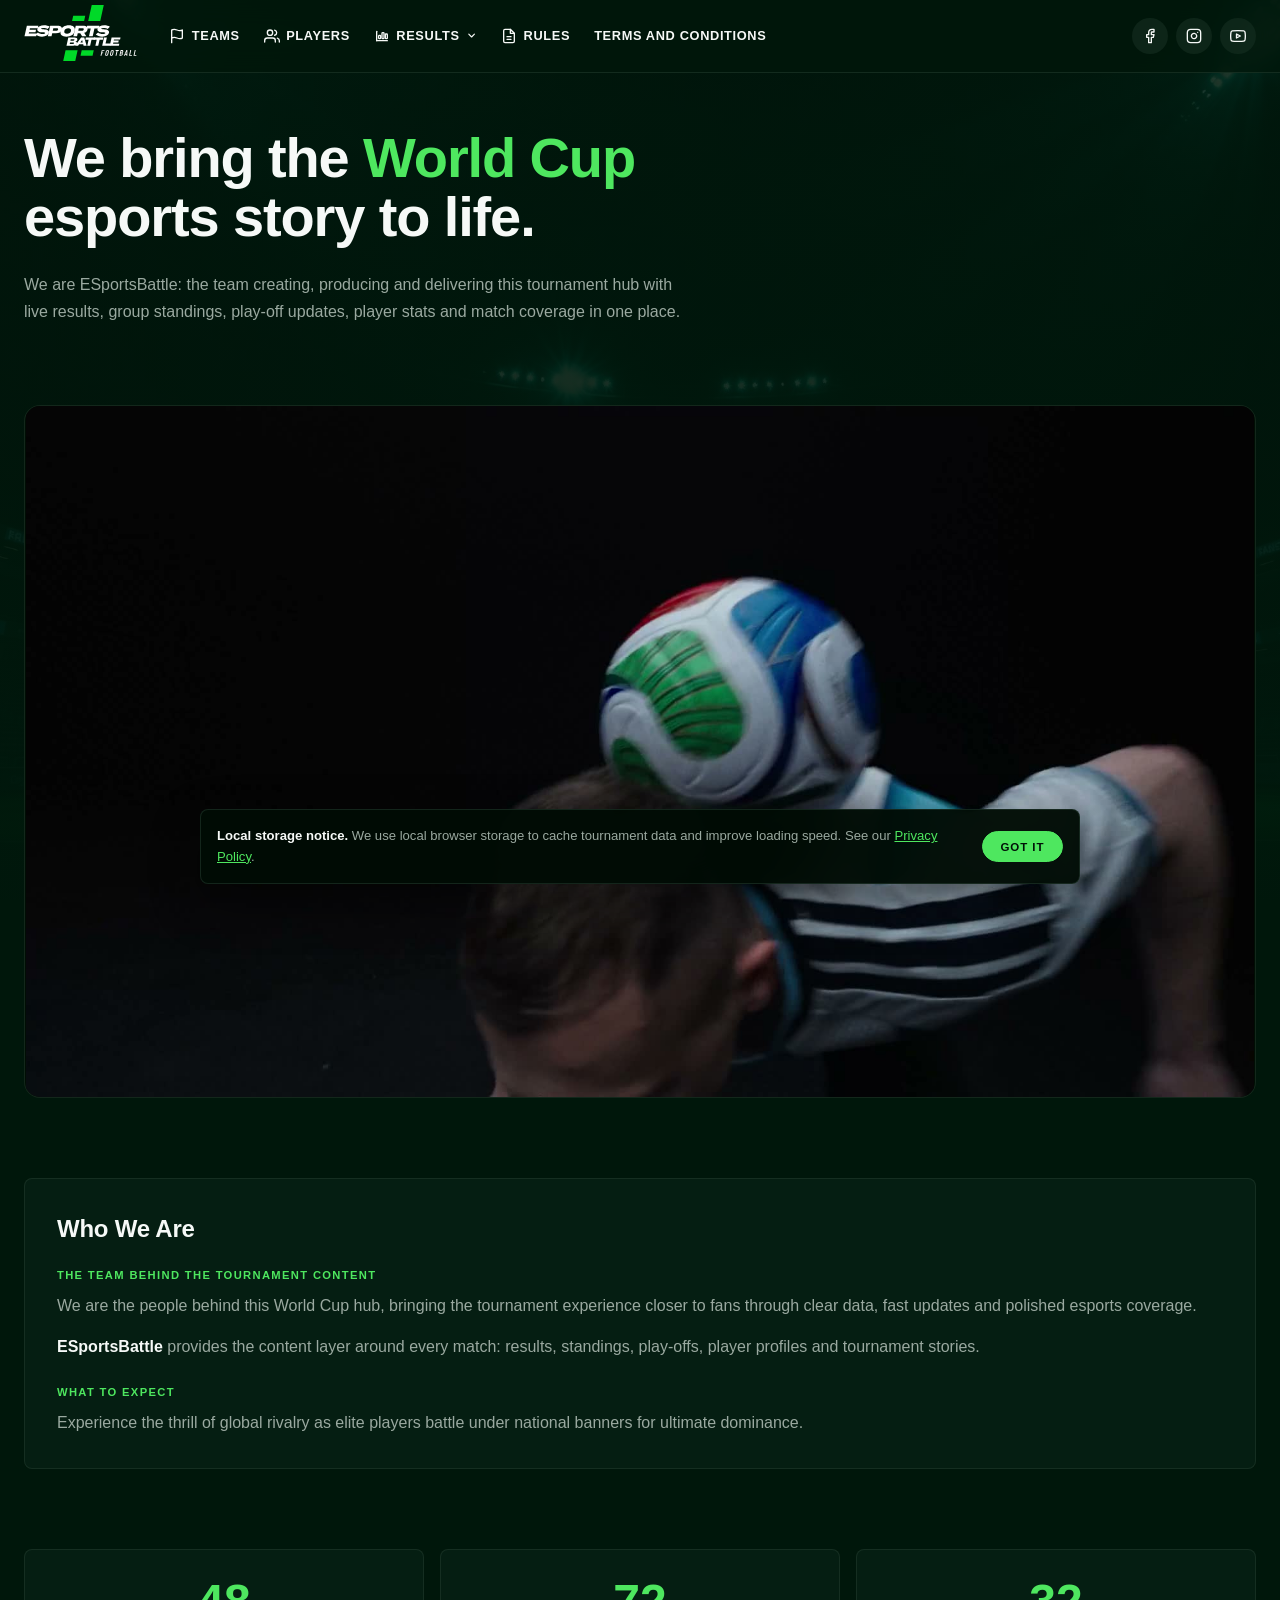
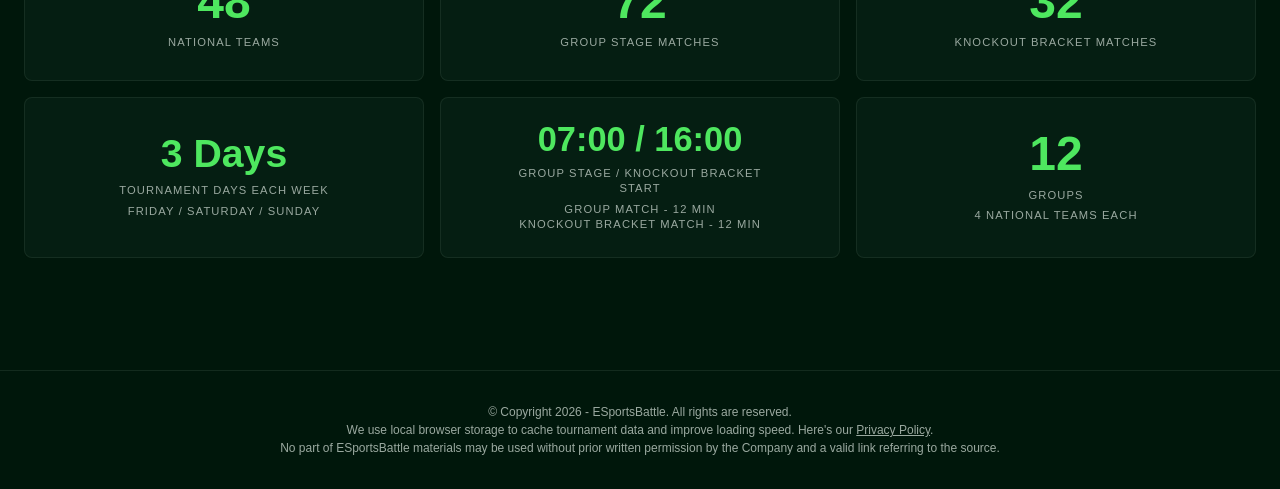
<file: index.html>
<!DOCTYPE html>
<html lang="en">
<head>
  <meta charset="UTF-8" />
  <meta name="viewport" content="width=device-width, initial-scale=1.0" />
  <title>ESportsBattle World Cup Championship 2026</title>
  <meta name="description" content="ESportsBattle produces and delivers World Cup esports coverage: live results, group standings, play-offs, players and tournament updates." />
  <link rel="canonical" href="http://wc26.esportsbattle.com/" />

  <meta property="og:type" content="website" />
  <meta property="og:url" content="http://wc26.esportsbattle.com/" />
  <meta property="og:title" content="ESportsBattle World Cup Championship 2026" />
  <meta property="og:description" content="Live results, group standings, play-offs, player stats and tournament updates from ESportsBattle." />
  <meta property="og:image" content="http://wc26.esportsbattle.com/assets/social-preview.jpg?v=20260619" />
  <meta property="og:image:width" content="1200" />
  <meta property="og:image:height" content="630" />
  <meta property="og:image:alt" content="ESportsBattle World Cup 2026" />

  <meta name="twitter:card" content="summary_large_image" />
  <meta name="twitter:title" content="ESportsBattle World Cup Championship 2026" />
  <meta name="twitter:description" content="Live results, group standings, play-offs, player stats and tournament updates from ESportsBattle." />
  <meta name="twitter:image" content="http://wc26.esportsbattle.com/assets/social-preview.jpg?v=20260619" />
  <link rel="icon" type="image/svg+xml" href="assets/favico.ico" />
  <link rel="stylesheet" href="css/styles.css?v=20260619-social-2" />
</head>
<body id="top">

  <div class="bg-fixed"></div>

  <header>
    <div class="header-inner">
      <a href="#top" class="logo">
        <img src="assets/logo.svg" alt="Sportsbattle" />
      </a>

      <nav>
        <a href="html/teams.html">
          <svg viewBox="0 0 24 24" fill="none" stroke="currentColor" stroke-width="2" stroke-linecap="round" stroke-linejoin="round"><path d="M4 15s1-1 4-1 5 2 8 2 4-1 4-1V3s-1 1-4 1-5-2-8-2-4 1-4 1z"/><line x1="4" y1="22" x2="4" y2="15"/></svg>
          TEAMS
        </a>
        <a href="html/players-list.html">
          <svg viewBox="0 0 24 24" fill="none" stroke="currentColor" stroke-width="2" stroke-linecap="round" stroke-linejoin="round"><path d="M17 21v-2a4 4 0 0 0-4-4H5a4 4 0 0 0-4 4v2"/><circle cx="9" cy="7" r="4"/><path d="M23 21v-2a4 4 0 0 0-3-3.87"/><path d="M16 3.13a4 4 0 0 1 0 7.75"/></svg>
          PLAYERS
        </a>
        <div class="nav-dropdown">
          <span class="nav-dropdown-toggle">
            <svg class="results-icon" viewBox="0 0 24 24" fill="none" stroke="currentColor" stroke-width="2" stroke-linecap="round" stroke-linejoin="round"><path d="M4 19V5"/><path d="M4 19h16"/><rect x="7" y="11" width="3" height="5" rx="1"/><rect x="12" y="7" width="3" height="9" rx="1"/><rect x="17" y="9" width="3" height="7" rx="1"/></svg>
            RESULTS
            <svg class="chevron" viewBox="0 0 24 24" fill="none" stroke="currentColor" stroke-width="2.5" stroke-linecap="round" stroke-linejoin="round"><polyline points="6 9 12 15 18 9"/></svg>
          </span>
          <div class="nav-dropdown-menu">
            <a href="html/results.html#group">Group Stage</a>
            <a href="html/results.html#bracket">Knockout bracket</a>
          </div>
        </div>
        <a href="html/rules.html">
          <svg viewBox="0 0 24 24" fill="none" stroke="currentColor" stroke-width="2" stroke-linecap="round" stroke-linejoin="round"><path d="M14 2H6a2 2 0 0 0-2 2v16a2 2 0 0 0 2 2h12a2 2 0 0 0 2-2V8z"/><path d="M14 2v6h6"/><path d="M9 13h6"/><path d="M9 17h6"/></svg>
          RULES
        </a>
        <a href="html/terms.html">TERMS AND CONDITIONS</a>
      </nav>
      <button class="hamburger" id="hamburger" aria-label="Menu">
        <span></span><span></span><span></span>
      </button>
      <div class="header-actions">
        <div class="social-links">
          <div class="social-dropdown social-dropdown--twitch">
            <button class="social-btn social-dropdown-toggle" type="button" aria-label="Twitch links" aria-haspopup="true">
              <svg viewBox="0 0 24 24" fill="none" stroke="currentColor" stroke-width="2" stroke-linecap="round" stroke-linejoin="round">
                <path d="M21 2H3v16h5v4l4-4h5l4-4V2z"/><path d="M11 7v5M16 7v5"/>
              </svg>
            </button>
            <div class="social-dropdown-menu">
              <a href="https://twitch.tv" target="_blank" rel="noopener noreferrer">Twitch 1</a>
              <a href="https://twitch.tv" target="_blank" rel="noopener noreferrer">Twitch 2</a>
            </div>
          </div>
          <a href="https://www.facebook.com/ESportsBattle.Official" target="_blank" rel="noopener noreferrer" class="social-btn" aria-label="Facebook">
            <svg viewBox="0 0 24 24" fill="none" stroke="currentColor" stroke-width="2" stroke-linecap="round" stroke-linejoin="round">
              <path d="M18 2h-3a5 5 0 0 0-5 5v3H7v4h3v8h4v-8h3l1-4h-4V7a1 1 0 0 1 1-1h3z"/>
            </svg>
          </a>
          <a href="https://www.instagram.com/esportsbattle.official" target="_blank" rel="noopener noreferrer" class="social-btn" aria-label="Instagram">
            <svg viewBox="0 0 24 24" fill="none" stroke="currentColor" stroke-width="2" stroke-linecap="round" stroke-linejoin="round">
              <rect x="2" y="2" width="20" height="20" rx="5" ry="5"/>
              <path d="M16 11.37A4 4 0 1 1 12.63 8 4 4 0 0 1 16 11.37z"/>
              <line x1="17.5" y1="6.5" x2="17.51" y2="6.5"/>
            </svg>
          </a>
          <a href="https://www.youtube.com/channel/UCHNQsFRH6XcjrdtbL4humHQ" target="_blank" rel="noopener noreferrer" class="social-btn" aria-label="YouTube">
            <svg viewBox="0 0 24 24" fill="none" stroke="currentColor" stroke-width="2" stroke-linecap="round" stroke-linejoin="round">
              <path d="M22.54 6.42a2.78 2.78 0 0 0-1.95-1.96C18.88 4 12 4 12 4s-6.88 0-8.59.46a2.78 2.78 0 0 0-1.95 1.96A29 29 0 0 0 1 12a29 29 0 0 0 .46 5.58A2.78 2.78 0 0 0 3.41 19.54C5.12 20 12 20 12 20s6.88 0 8.59-.46a2.78 2.78 0 0 0 1.95-1.96A29 29 0 0 0 23 12a29 29 0 0 0-.46-5.58z"/>
              <polygon points="9.75 15.02 15.5 12 9.75 8.98 9.75 15.02"/>
            </svg>
          </a>
        </div>
      </div>
    </div>
  </header>

  <section class="hero">
    <div class="hero-inner">
      <h1 id="hero-title">We bring the <span>World Cup</span> esports story to life.</h1>
      <p id="hero-desc">
        We are ESportsBattle: the team creating, producing and delivering this tournament hub with live results,
        group standings, play-off updates, player stats and match coverage in one place.
      </p>
    </div>
  </section>

  <section class="video-section container">
    <div class="video-wrapper" data-video-player>
      <video autoplay muted loop playsinline preload="auto" poster="assets/promo-poster.jpg"
        controlslist="nodownload noremoteplayback" disablepictureinpicture disableremoteplayback
        draggable="false" data-promo-video>
        <source src="assets/promo.mp4?v=20260611" type="video/mp4">
      </video>
      <button class="video-center-play" type="button" data-video-toggle aria-label="Play video">
        <svg class="icon-play" viewBox="0 0 24 24" fill="currentColor" aria-hidden="true">
          <path d="M8 5v14l11-7z"/>
        </svg>
      </button>
      <div class="video-controls">
        <input class="video-progress" type="range" min="0" max="1000" value="0" step="1" data-video-progress aria-label="Video progress">
        <div class="video-controls-row">
          <button class="video-control-btn" type="button" data-video-toggle aria-label="Pause video">
            <svg class="icon-play" viewBox="0 0 24 24" fill="currentColor" aria-hidden="true"><path d="M8 5v14l11-7z"/></svg>
            <svg class="icon-pause" viewBox="0 0 24 24" fill="currentColor" aria-hidden="true"><path d="M7 5h4v14H7zM13 5h4v14h-4z"/></svg>
          </button>
          <button class="video-control-btn" type="button" data-video-mute aria-label="Unmute video">
            <svg class="icon-volume" viewBox="0 0 24 24" fill="none" stroke="currentColor" stroke-width="2" stroke-linecap="round" stroke-linejoin="round" aria-hidden="true"><path d="M11 5 6 9H2v6h4l5 4z"/><path d="M15.5 8.5a5 5 0 0 1 0 7"/><path d="M18 6a8.5 8.5 0 0 1 0 12"/></svg>
            <svg class="icon-muted" viewBox="0 0 24 24" fill="none" stroke="currentColor" stroke-width="2" stroke-linecap="round" stroke-linejoin="round" aria-hidden="true"><path d="M11 5 6 9H2v6h4l5 4z"/><path d="m16 9 5 5"/><path d="m21 9-5 5"/></svg>
          </button>
          <input class="video-volume" type="range" min="0" max="1" value="1" step="0.05" data-video-volume aria-label="Volume">
          <span class="video-time"><span data-video-current>0:00</span> / <span data-video-duration>0:00</span></span>
          <button class="video-control-btn video-fullscreen-btn" type="button" data-video-fullscreen aria-label="Enter fullscreen">
            <svg class="icon-expand" viewBox="0 0 24 24" fill="none" stroke="currentColor" stroke-width="2" stroke-linecap="round" stroke-linejoin="round" aria-hidden="true"><path d="M8 3H3v5"/><path d="m3 3 6 6"/><path d="M16 3h5v5"/><path d="m21 3-6 6"/><path d="M8 21H3v-5"/><path d="m3 21 6-6"/><path d="M16 21h5v-5"/><path d="m21 21-6-6"/></svg>
            <svg class="icon-collapse" viewBox="0 0 24 24" fill="none" stroke="currentColor" stroke-width="2" stroke-linecap="round" stroke-linejoin="round" aria-hidden="true"><path d="M9 9H4V4"/><path d="M4 9 9 4"/><path d="M15 9h5V4"/><path d="m20 9-5-5"/><path d="M9 15H4v5"/><path d="m4 15 5 5"/><path d="M15 15h5v5"/><path d="m20 15-5 5"/></svg>
          </button>
        </div>
      </div>
      <div class="video-placeholder is-hidden">
        <div class="video-play-icon">
          <svg viewBox="0 0 24 24" fill="currentColor">
            <polygon points="5 3 19 12 5 21 5 3"/>
          </svg>
        </div>
        <p class="video-placeholder-text">Video coming soon</p>
      </div>
    </div>
  </section>

  <section class="about container">
    <div class="about-grid">
      <div class="card who-card">
        <h2 id="who-title">Who We Are</h2>
        <h3 class="who-subtitle" id="who-subtitle1">The team behind the tournament content</h3>
        <p id="who-p1">We are the people behind this World Cup hub, bringing the tournament experience closer to fans through clear data, fast updates and polished esports coverage.</p>
        <p id="who-p2"><strong>ESportsBattle</strong> provides the content layer around every match: results, standings, play-offs, player profiles and tournament stories.</p>
        <h3 class="who-subtitle" id="who-subtitle2">What to Expect</h3>
        <p id="who-p3">Experience the thrill of global rivalry as elite players battle under national banners for ultimate dominance.</p>
      </div>
    </div>
  </section>

  <section class="stats container">
    <div class="stats-grid">
      <div class="stat-card">
        <div class="value">48</div>
        <div class="label">National Teams</div>
      </div>
      <div class="stat-card">
        <div class="value">72</div>
        <div class="label">Group Stage Matches</div>
      </div>
      <div class="stat-card">
        <div class="value">32</div>
        <div class="label">Knockout bracket matches</div>
      </div>
      <div class="stat-card">
        <div class="value value-inline">3 Days</div>
        <div class="label">Tournament Days Each Week</div>
        <div class="label label-sub">Friday / Saturday / Sunday</div>
      </div>
      <div class="stat-card stat-card--wide">
        <div class="value">07:00 / 16:00</div>
        <div class="label">Group Stage / Knockout bracket Start</div>
        <div class="label label-sub">Group match - 12 min<br>Knockout bracket match - 12 min</div>
      </div>
      <div class="stat-card">
        <div class="value">12</div>
        <div class="label">Groups</div>
        <div class="label label-sub">4 National Teams Each</div>
      </div>
    </div>
  </section>

  <footer>
    <span id="footer-text">© Copyright 2026 - ESportsBattle. All rights are reserved.<br/>
     We use local browser storage to cache tournament data and improve loading speed. Here's our <a href="https://football.esportsbattle.com/en/privacy-policy" target="_blank" rel="noopener noreferrer" class="footer-link">Privacy Policy</a>.<br/>
     No part of ESportsBattle materials may be used without prior written permission by the Company and a valid link referring to the source.</span>
  </footer>

  <button class="scroll-top" id="scrollTopBtn" aria-label="Scroll to top" data-scroll-top>
    <svg viewBox="0 0 24 24" fill="none" stroke="currentColor" stroke-width="2.5" stroke-linecap="round" stroke-linejoin="round">
      <polyline points="18 15 12 9 6 15"/>
    </svg>
  </button>

  <script src="js/pages/home-page.js"></script>
  <script src="js/nav.js?v=20260619-loader"></script>
</body>
</html>
</file>
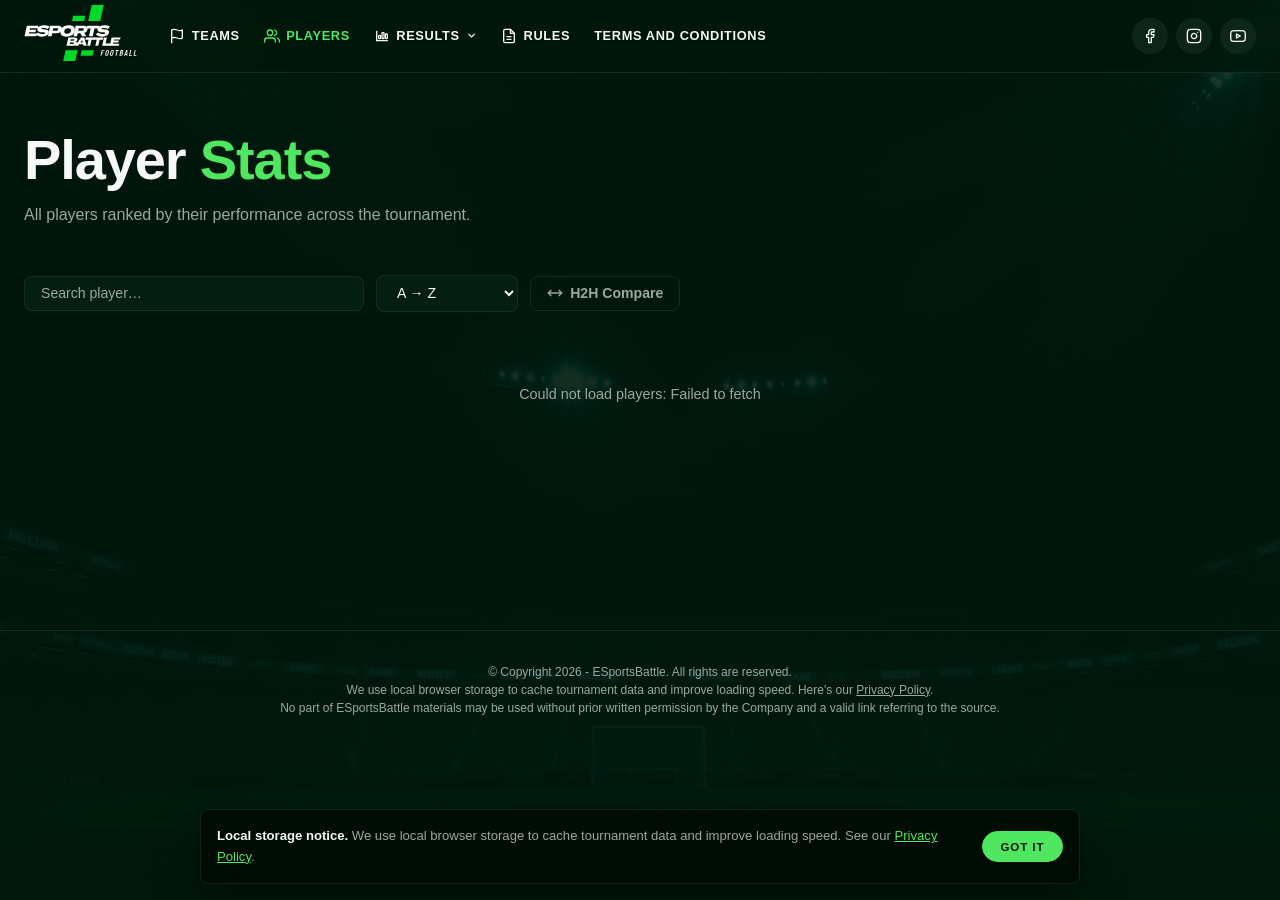
<file: html/players-list.html>
<!DOCTYPE html>
<html lang="en">
<head>
  <meta charset="UTF-8" />
  <meta name="viewport" content="width=device-width, initial-scale=1.0" />
  <title>Players — World Cup 2026</title>
  <meta name="description" content="All players competing at the ESportsBattle FC26 Satellite 2026." />
  <link rel="canonical" href="http://wc26.esportsbattle.com/html/players-list.html" />
  <meta property="og:type" content="website" />
  <meta property="og:url" content="http://wc26.esportsbattle.com/html/players-list.html" />
  <meta property="og:title" content="EAFC World Cup Players" />
  <meta property="og:description" content="Player stats, match records and tournament performance." />
  <meta property="og:image" content="http://wc26.esportsbattle.com/assets/social-preview.jpg?v=20260619" />
  <meta property="og:image:width" content="1200" />
  <meta property="og:image:height" content="630" />
  <meta name="twitter:card" content="summary_large_image" />
  <meta name="twitter:title" content="EAFC World Cup Players" />
  <meta name="twitter:description" content="Player stats, match records and tournament performance." />
  <meta name="twitter:image" content="http://wc26.esportsbattle.com/assets/social-preview.jpg?v=20260619" />
  <link rel="icon" type="image/svg+xml" href="../assets/favico.ico" />
  <link rel="stylesheet" href="../css/styles.css?v=20260619-social-2" />
  <link rel="stylesheet" href="../css/players.css?v=20260619-mobile-results-21" />
  <link rel="stylesheet" href="../css/pages/players-list.css" />
</head>
<body id="top">

  <div class="bg-fixed"></div>

  <header>
    <div class="header-inner">
      <a href="../index.html" class="logo">
        <img src="../assets/logo.svg" alt="Sportsbattle" />
      </a>

      <nav>
        <a href="teams.html">
          <svg viewBox="0 0 24 24" fill="none" stroke="currentColor" stroke-width="2" stroke-linecap="round" stroke-linejoin="round"><path d="M4 15s1-1 4-1 5 2 8 2 4-1 4-1V3s-1 1-4 1-5-2-8-2-4 1-4 1z"/><line x1="4" y1="22" x2="4" y2="15"/></svg>
          TEAMS
        </a>
        <a href="players-list.html" class="active">
          <svg viewBox="0 0 24 24" fill="none" stroke="currentColor" stroke-width="2" stroke-linecap="round" stroke-linejoin="round"><path d="M17 21v-2a4 4 0 0 0-4-4H5a4 4 0 0 0-4 4v2"/><circle cx="9" cy="7" r="4"/><path d="M23 21v-2a4 4 0 0 0-3-3.87"/><path d="M16 3.13a4 4 0 0 1 0 7.75"/></svg>
          PLAYERS
        </a>
        <div class="nav-dropdown">
          <span class="nav-dropdown-toggle">
            <svg class="results-icon" viewBox="0 0 24 24" fill="none" stroke="currentColor" stroke-width="2" stroke-linecap="round" stroke-linejoin="round"><path d="M4 19V5"/><path d="M4 19h16"/><rect x="7" y="11" width="3" height="5" rx="1"/><rect x="12" y="7" width="3" height="9" rx="1"/><rect x="17" y="9" width="3" height="7" rx="1"/></svg>
            RESULTS
            <svg class="chevron" viewBox="0 0 24 24" fill="none" stroke="currentColor" stroke-width="2.5" stroke-linecap="round" stroke-linejoin="round"><polyline points="6 9 12 15 18 9"/></svg>
          </span>
          <div class="nav-dropdown-menu">
            <a href="results.html#group">Group Stage</a>
            <a href="results.html#bracket">Knockout bracket</a>
          </div>
        </div>
        <a href="rules.html">
          <svg viewBox="0 0 24 24" fill="none" stroke="currentColor" stroke-width="2" stroke-linecap="round" stroke-linejoin="round"><path d="M14 2H6a2 2 0 0 0-2 2v16a2 2 0 0 0 2 2h12a2 2 0 0 0 2-2V8z"/><path d="M14 2v6h6"/><path d="M9 13h6"/><path d="M9 17h6"/></svg>
          RULES
        </a>
        <a href="terms.html">TERMS AND CONDITIONS</a>
      </nav>
      <button class="hamburger" id="hamburger" aria-label="Menu">
        <span></span><span></span><span></span>
      </button>
      <div class="header-actions">
        <div class="social-links">
          <div class="social-dropdown social-dropdown--twitch">
            <button class="social-btn social-dropdown-toggle" type="button" aria-label="Twitch links" aria-haspopup="true">
              <svg viewBox="0 0 24 24" fill="none" stroke="currentColor" stroke-width="2" stroke-linecap="round" stroke-linejoin="round"><path d="M21 2H3v16h5v4l4-4h5l4-4V2z"/><path d="M11 7v5M16 7v5"/></svg>
            </button>
            <div class="social-dropdown-menu">
              <a href="https://twitch.tv" target="_blank" rel="noopener noreferrer">Twitch 1</a>
              <a href="https://twitch.tv" target="_blank" rel="noopener noreferrer">Twitch 2</a>
            </div>
          </div>
          <a href="https://www.facebook.com/ESportsBattle.Official" target="_blank" rel="noopener noreferrer" class="social-btn" aria-label="Facebook">
            <svg viewBox="0 0 24 24" fill="none" stroke="currentColor" stroke-width="2" stroke-linecap="round" stroke-linejoin="round"><path d="M18 2h-3a5 5 0 0 0-5 5v3H7v4h3v8h4v-8h3l1-4h-4V7a1 1 0 0 1 1-1h3z"/></svg>
          </a>
          <a href="https://www.instagram.com/esportsbattle.official" target="_blank" rel="noopener noreferrer" class="social-btn" aria-label="Instagram">
            <svg viewBox="0 0 24 24" fill="none" stroke="currentColor" stroke-width="2" stroke-linecap="round" stroke-linejoin="round"><rect x="2" y="2" width="20" height="20" rx="5" ry="5"/><path d="M16 11.37A4 4 0 1 1 12.63 8 4 4 0 0 1 16 11.37z"/><line x1="17.5" y1="6.5" x2="17.51" y2="6.5"/></svg>
          </a>
          <a href="https://www.youtube.com/channel/UCQxv_xu6lXhLHAv264U875g" target="_blank" rel="noopener noreferrer" class="social-btn" aria-label="YouTube">
            <svg viewBox="0 0 24 24" fill="none" stroke="currentColor" stroke-width="2" stroke-linecap="round" stroke-linejoin="round"><path d="M22.54 6.42a2.78 2.78 0 0 0-1.95-1.96C18.88 4 12 4 12 4s-6.88 0-8.59.46a2.78 2.78 0 0 0-1.95 1.96A29 29 0 0 0 1 12a29 29 0 0 0 .46 5.58A2.78 2.78 0 0 0 3.41 19.54C5.12 20 12 20 12 20s6.88 0 8.59-.46a2.78 2.78 0 0 0 1.95-1.96A29 29 0 0 0 23 12a29 29 0 0 0-.46-5.58z"/><polygon points="9.75 15.02 15.5 12 9.75 8.98 9.75 15.02"/></svg>
          </a>
        </div>
      </div>
    </div>
  </header>

  <section class="players-hero">

    <h1>Player <span>Stats</span></h1>
    <p>All players ranked by their performance across the tournament.</p>
  </section>

  <div class="players-controls">
    <input class="players-search" id="playerSearch" type="search" placeholder="Search player…" />
    <select class="sort-select" id="sortSelect">
      <option value="alpha">A → Z</option>
      <option value="matches">Most matches</option>
      <option value="wins">Most wins</option>
      <option value="winrate">Win rate</option>
      <option value="gf">Goals scored</option>
    </select>
    <button class="compare-btn" id="compareBtn">
      <svg viewBox="0 0 24 24" fill="none" stroke="currentColor" stroke-width="2" stroke-linecap="round" stroke-linejoin="round">
        <path d="M18 8L22 12L18 16"/><path d="M6 8L2 12L6 16"/>
        <line x1="2" y1="12" x2="22" y2="12"/>
      </svg>
      H2H Compare
    </button>
    <span class="compare-hint" id="compareHint">Select 2 players to compare</span>
    <span class="players-count" id="playersCount"></span>
  </div>

  <div class="players-grid" id="playersGrid">
    <div class="loading-state grid-span-all">
      <span class="loading-dot"></span><span class="loading-dot"></span><span class="loading-dot"></span>
    </div>
  </div>

  <div class="pagination players-pagination-shell" id="playersPagination"></div>

  <!-- Modal (reused from results page) -->
  <div class="player-modal" id="playerModal">
    <div class="modal-backdrop" id="modalBackdrop"></div>
    <div class="modal-card">
      <button class="modal-close" id="modalClose">
        <svg viewBox="0 0 24 24" fill="none" stroke="currentColor" stroke-width="2.5" stroke-linecap="round" stroke-linejoin="round">
          <line x1="18" y1="6" x2="6" y2="18"/><line x1="6" y1="6" x2="18" y2="18"/>
        </svg>
      </button>
      <div id="modalBody"></div>
    </div>
  </div>

  <!-- H2H Comparison Modal -->
  <div class="h2h-modal" id="h2hModal">
    <div class="h2h-backdrop" id="h2hBackdrop"></div>
    <div class="h2h-card">
      <button class="modal-close" id="h2hClose">
        <svg viewBox="0 0 24 24" fill="none" stroke="currentColor" stroke-width="2.5" stroke-linecap="round" stroke-linejoin="round">
          <line x1="18" y1="6" x2="6" y2="18"/><line x1="6" y1="6" x2="18" y2="18"/>
        </svg>
      </button>
      <div id="h2hBody"></div>
    </div>
  </div>

  <footer>
    <span id="footer-text">© Copyright 2026 - ESportsBattle. All rights are reserved.<br/>
     We use local browser storage to cache tournament data and improve loading speed. Here's our <a href="https://football.esportsbattle.com/en/privacy-policy" target="_blank" rel="noopener noreferrer" class="footer-link">Privacy Policy</a>.<br/>
     No part of ESportsBattle materials may be used without prior written permission by the Company and a valid link referring to the source.</span>
  </footer>

  <button class="scroll-top" id="scrollTopBtn" aria-label="Scroll to top" data-scroll-top>
    <svg viewBox="0 0 24 24" fill="none" stroke="currentColor" stroke-width="2.5" stroke-linecap="round" stroke-linejoin="round">
      <polyline points="18 15 12 9 6 15"/>
    </svg>
  </button>
<script src="../js/players-list.js"></script>
  <script src="../js/nav.js?v=20260619-loader"></script>
</body>
</html>
</file>
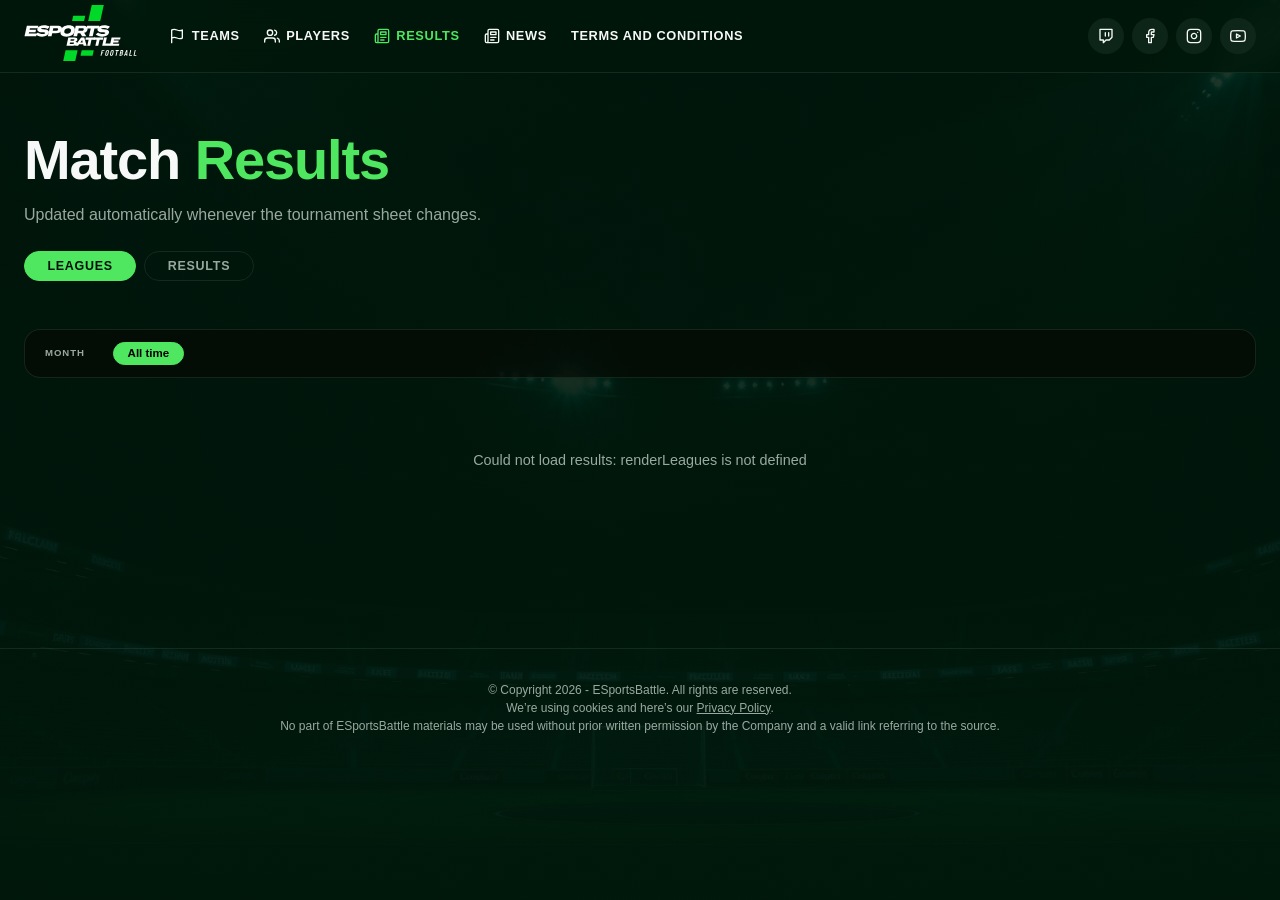
<file: html/players.html>
<!DOCTYPE html>
<html lang="en">
<head>
  <meta charset="UTF-8" />
  <meta name="viewport" content="width=device-width, initial-scale=1.0" />
  <title>Results — World Cup 2026</title>
  <meta name="description" content="Live match results for ESportsBattle FC26 Satellite 2026 tournament." />
  <link rel="icon" type="image/svg+xml" href="../assets/favico.ico" />
  <link rel="stylesheet" href="../css/styles.css" />
  <link rel="stylesheet" href="../css/players.css" />
  <style>
    /* ── Unified filter panel ── */
    .lf-panel {
      max-width: 1600px; margin: 0 auto;
      padding: 0 1.5rem 0.5rem;
    }
    .lf-card {
      background: oklch(0.14 0.02 145 / 0.7);
      border: 1px solid var(--border);
      border-radius: 1rem;
      padding: 0.75rem 1.25rem;
      display: flex;
      flex-direction: column;
      gap: 0.5rem;
    }
    .lf-row {
      display: flex;
      align-items: center;
      gap: 0.75rem;
      flex-wrap: wrap;
    }
    .lf-label {
      font-size: 0.6rem;
      font-weight: 800;
      letter-spacing: 0.1em;
      text-transform: uppercase;
      color: var(--muted-foreground);
      min-width: 3.5rem;
      flex-shrink: 0;
    }
    .lf-divider {
      border: none;
      border-top: 1px solid var(--border);
      margin: 0;
    }
    .lf-bar {
      display: flex;
      flex-wrap: wrap;
      gap: 0.35rem;
    }
    .lf-btn {
      padding: 0.28rem 0.85rem;
      border-radius: 999px;
      font-size: 0.72rem;
      font-weight: 600;
      letter-spacing: 0;
      text-transform: none;
      border: 1px solid var(--border);
      background: transparent;
      color: var(--muted-foreground);
      cursor: pointer;
      transition: all 0.15s;
      white-space: nowrap;
    }
    .lf-btn:hover { border-color: var(--primary); color: var(--primary); }
    .lf-btn.active-group {
      background: oklch(0.55 0.2 280);
      border-color: oklch(0.55 0.2 280);
      color: #fff;
    }
    .lf-btn.active-month {
      background: var(--primary);
      border-color: var(--primary);
      color: #000;
      font-weight: 700;
    }
    .lf-btn.active-filter {
      background: oklch(0.62 0.18 55);
      border-color: oklch(0.62 0.18 55);
      color: #000;
      font-weight: 700;
    }
    .lf-date-input {
      padding: 0.25rem 0.6rem;
      border-radius: 0.5rem;
      border: 1px solid var(--border);
      background: transparent;
      color: var(--foreground);
      font-size: 0.72rem;
      cursor: pointer;
      color-scheme: dark;
    }
    .lf-date-input:focus { outline: none; border-color: var(--primary); }
    /* hide source row if only one source */
    .lf-row.lf-source-row[data-count="1"],
    .lf-row.lf-source-row[data-count="0"] { display: none; }
    .lf-row.lf-source-row[data-count="1"] + .lf-divider { display: none; }
  </style>
</head>
<body id="top">

  <div class="bg-fixed"></div>

  <header>
    <div class="header-inner">
      <a href="../index.html" class="logo">
        <img src="../assets/logo.svg" alt="Sportsbattle" />
      </a>

      <nav>
        <a href="teams.html">
          <svg viewBox="0 0 24 24" fill="none" stroke="currentColor" stroke-width="2" stroke-linecap="round" stroke-linejoin="round">
            <path d="M4 15s1-1 4-1 5 2 8 2 4-1 4-1V3s-1 1-4 1-5-2-8-2-4 1-4 1z"/><line x1="4" y1="22" x2="4" y2="15"/>
          </svg>
          <span class="nav-teams">TEAMS</span>
        </a>
        <a href="players-list.html">
          <svg viewBox="0 0 24 24" fill="none" stroke="currentColor" stroke-width="2" stroke-linecap="round" stroke-linejoin="round">
            <path d="M17 21v-2a4 4 0 0 0-4-4H5a4 4 0 0 0-4 4v2"/><circle cx="9" cy="7" r="4"/>
            <path d="M23 21v-2a4 4 0 0 0-3-3.87"/><path d="M16 3.13a4 4 0 0 1 0 7.75"/>
          </svg>
          <span class="nav-players">PLAYERS</span>
        </a>
        <a href="players.html" style="color: var(--primary);">
          <svg viewBox="0 0 24 24" fill="none" stroke="currentColor" stroke-width="2" stroke-linecap="round" stroke-linejoin="round">
            <path d="M4 22h16a2 2 0 0 0 2-2V4a2 2 0 0 0-2-2H8a2 2 0 0 0-2 2v16a2 2 0 0 1-2 2Zm0 0a2 2 0 0 1-2-2v-9c0-1.1.9-2 2-2h2"/>
            <path d="M18 14h-8"/><path d="M15 18h-5"/><path d="M10 6h8v4h-8V6Z"/>
          </svg>
          <span class="nav-players">RESULTS</span>
        </a>
        <a href="#">
          <svg viewBox="0 0 24 24" fill="none" stroke="currentColor" stroke-width="2" stroke-linecap="round" stroke-linejoin="round">
            <path d="M4 22h16a2 2 0 0 0 2-2V4a2 2 0 0 0-2-2H8a2 2 0 0 0-2 2v16a2 2 0 0 1-2 2Zm0 0a2 2 0 0 1-2-2v-9c0-1.1.9-2 2-2h2"/>
            <path d="M18 14h-8"/><path d="M15 18h-5"/><path d="M10 6h8v4h-8V6Z"/>
          </svg>
          <span class="nav-news">NEWS</span>
        </a>
        <a href="terms.html"><span class="nav-terms">TERMS AND CONDITIONS</span></a>
      </nav>

      <div class="header-actions">
        <div class="social-links">
          <a href="https://twitch.tv" target="_blank" rel="noopener noreferrer" class="social-btn" aria-label="Twitch">
            <svg viewBox="0 0 24 24" fill="none" stroke="currentColor" stroke-width="2" stroke-linecap="round" stroke-linejoin="round">
              <path d="M21 2H3v16h5v4l4-4h5l4-4V2z"/><path d="M11 7v5M16 7v5"/>
            </svg>
          </a>
          <a href="https://www.facebook.com/ESportsBattle.Official" target="_blank" rel="noopener noreferrer" class="social-btn" aria-label="Facebook">
            <svg viewBox="0 0 24 24" fill="none" stroke="currentColor" stroke-width="2" stroke-linecap="round" stroke-linejoin="round">
              <path d="M18 2h-3a5 5 0 0 0-5 5v3H7v4h3v8h4v-8h3l1-4h-4V7a1 1 0 0 1 1-1h3z"/>
            </svg>
          </a>
          <a href="https://www.instagram.com/esportsbattle.official" target="_blank" rel="noopener noreferrer" class="social-btn" aria-label="Instagram">
            <svg viewBox="0 0 24 24" fill="none" stroke="currentColor" stroke-width="2" stroke-linecap="round" stroke-linejoin="round">
              <rect x="2" y="2" width="20" height="20" rx="5" ry="5"/>
              <path d="M16 11.37A4 4 0 1 1 12.63 8 4 4 0 0 1 16 11.37z"/>
              <line x1="17.5" y1="6.5" x2="17.51" y2="6.5"/>
            </svg>
          </a>
          <a href="https://www.youtube.com/channel/UCQxv_xu6lXhLHAv264U875g" target="_blank" rel="noopener noreferrer" class="social-btn" aria-label="YouTube">
            <svg viewBox="0 0 24 24" fill="none" stroke="currentColor" stroke-width="2" stroke-linecap="round" stroke-linejoin="round">
              <path d="M22.54 6.42a2.78 2.78 0 0 0-1.95-1.96C18.88 4 12 4 12 4s-6.88 0-8.59.46a2.78 2.78 0 0 0-1.95 1.96A29 29 0 0 0 1 12a29 29 0 0 0 .46 5.58A2.78 2.78 0 0 0 3.41 19.54C5.12 20 12 20 12 20s6.88 0 8.59-.46a2.78 2.78 0 0 0 1.95-1.96A29 29 0 0 0 23 12a29 29 0 0 0-.46-5.58z"/>
              <polygon points="9.75 15.02 15.5 12 9.75 8.98 9.75 15.02"/>
            </svg>
          </a>
        </div>
      </div>
    </div>
  </header>

  <section class="results-hero">

    <h1>Match <span>Results</span></h1>
    <p>Updated automatically whenever the tournament sheet changes.</p>

    <div class="view-tabs">
      <button class="view-tab active" data-view="leagues">Leagues</button>
      <button class="view-tab" data-view="results">Results</button>
    </div>
  </section>

  <div class="lf-panel" id="lfPanel">
    <div class="lf-card">
      <div class="lf-row lf-source-row" id="lfSourceRow" data-count="0">
        <span class="lf-label">Group</span>
        <div class="lf-bar" id="sourceBar"></div>
      </div>
      <hr class="lf-divider" id="lfDivider" />
      <div class="lf-row">
        <span class="lf-label">Month</span>
        <div class="lf-bar" id="monthBar">
          <button class="lf-btn active-month" data-month="all">All time</button>
        </div>
      </div>
      <!-- Results-view-only rows -->
      <hr class="lf-divider lf-results-only" style="display:none" />
      <div class="lf-row lf-results-only" style="display:none">
        <span class="lf-label">League</span>
        <div class="lf-bar" id="tournamentBar">
          <button class="lf-btn active-filter" data-filter="all">All</button>
        </div>
      </div>
      <hr class="lf-divider lf-results-only" style="display:none" />
      <div class="lf-row lf-results-only" style="display:none; flex-wrap:wrap; gap:0.5rem; align-items:center">
        <span class="lf-label">Date</span>
        <input type="date" id="dateFrom" class="lf-date-input" />
        <span style="color:var(--muted-foreground);font-size:0.72rem">→</span>
        <input type="date" id="dateTo" class="lf-date-input" />
        <button class="lf-btn" id="clearFilters" style="margin-left:0.25rem">Clear</button>
      </div>
    </div>
  </div>

  <!-- old filter section removed; replaced by lf-panel rows above -->
  <div id="filterSection" style="display:none">
    <div id="filterBar"></div>
  </div>

  <section class="results-section container" id="resultsSection" style="display:none">
    <div class="results-count" id="resultsCount"></div>
    <div class="results-grid-inner" id="resultsGrid"></div>
    <div class="pagination" id="pagination"></div>
  </section>

  <section class="leagues-section container" id="leaguesSection">
    <div id="leaguesContainer"></div>
  </section>

  <footer>
    <span id="footer-text">© Copyright 2026 - ESportsBattle. All rights are reserved.<br/>
     We’re using cookies and here’s our <a href="https://football.esportsbattle.com/en/privacy-policy" target="_blank" rel="noopener noreferrer" style="text-decoration: underline;">Privacy Policy</a>.<br/>
     No part of ESportsBattle materials may be used without prior written permission by the Company and a valid link referring to the source.</span>
  </footer>

  <div class="player-modal" id="playerModal">
    <div class="modal-backdrop" id="modalBackdrop"></div>
    <div class="modal-card">
      <button class="modal-close" id="modalClose">
        <svg viewBox="0 0 24 24" fill="none" stroke="currentColor" stroke-width="2.5" stroke-linecap="round" stroke-linejoin="round">
          <line x1="18" y1="6" x2="6" y2="18"/><line x1="6" y1="6" x2="18" y2="18"/>
        </svg>
      </button>
      <div id="modalBody"></div>
    </div>
  </div>

  <button class="scroll-top" id="scrollTopBtn" aria-label="Scroll to top" onclick="window.scrollTo({top:0,behavior:'smooth'})">
    <svg viewBox="0 0 24 24" fill="none" stroke="currentColor" stroke-width="2.5" stroke-linecap="round" stroke-linejoin="round">
      <polyline points="18 15 12 9 6 15"/>
    </svg>
  </button>

  <script>
    const scrollBtn = document.getElementById('scrollTopBtn');
    window.addEventListener('scroll', () => {
      scrollBtn.classList.toggle('visible', window.scrollY > 300);
    }, { passive: true });
  </script>
  <script src="../js/players.js"></script>
</body>
</html>
</file>
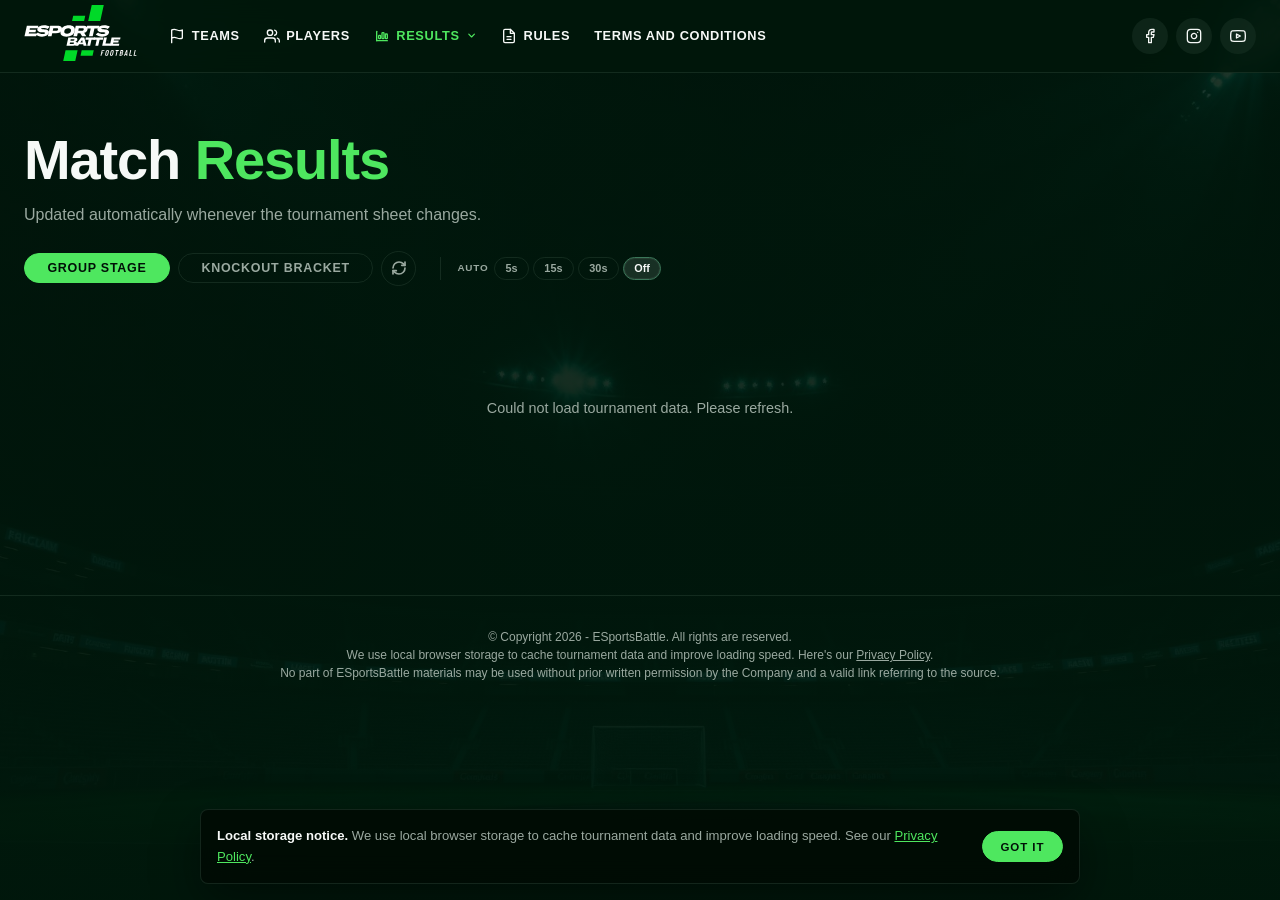
<file: html/results.html>
<!DOCTYPE html>
<html lang="en">
<head>
  <meta charset="UTF-8" />
  <meta name="viewport" content="width=device-width, initial-scale=1.0" />
  <title>Results — World Cup 2026</title>
  <meta name="description" content="Live match results for ESportsBattle FC26 Satellite 2026 tournament." />
  <link rel="canonical" href="http://wc26.esportsbattle.com/html/results.html" />
  <meta property="og:type" content="website" />
  <meta property="og:url" content="http://wc26.esportsbattle.com/html/results.html" />
  <meta property="og:title" content="EAFC World Cup Results" />
  <meta property="og:description" content="Live group standings, knockout brackets, match centers and champion history." />
  <meta property="og:image" content="http://wc26.esportsbattle.com/assets/social-preview.jpg?v=20260619" />
  <meta property="og:image:width" content="1200" />
  <meta property="og:image:height" content="630" />
  <meta name="twitter:card" content="summary_large_image" />
  <meta name="twitter:title" content="EAFC World Cup Results" />
  <meta name="twitter:description" content="Live group standings, knockout brackets, match centers and champion history." />
  <meta name="twitter:image" content="http://wc26.esportsbattle.com/assets/social-preview.jpg?v=20260619" />
  <link rel="icon" type="image/svg+xml" href="../assets/favico.ico" />
  <link rel="stylesheet" href="../css/styles.css?v=20260619-social-2" />
  <link rel="stylesheet" href="../css/players.css?v=20260619-mobile-results-25" />
  <link rel="stylesheet" href="../css/pages/results.css" />
</head>
<body id="top">

  <div class="bg-fixed"></div>

  <header>
    <div class="header-inner">
      <a href="../index.html" class="logo">
        <img src="../assets/logo.svg" alt="Sportsbattle" />
      </a>

      <nav>
        <a href="teams.html">
          <svg viewBox="0 0 24 24" fill="none" stroke="currentColor" stroke-width="2" stroke-linecap="round" stroke-linejoin="round"><path d="M4 15s1-1 4-1 5 2 8 2 4-1 4-1V3s-1 1-4 1-5-2-8-2-4 1-4 1z"/><line x1="4" y1="22" x2="4" y2="15"/></svg>
          TEAMS
        </a>
        <a href="players-list.html">
          <svg viewBox="0 0 24 24" fill="none" stroke="currentColor" stroke-width="2" stroke-linecap="round" stroke-linejoin="round"><path d="M17 21v-2a4 4 0 0 0-4-4H5a4 4 0 0 0-4 4v2"/><circle cx="9" cy="7" r="4"/><path d="M23 21v-2a4 4 0 0 0-3-3.87"/><path d="M16 3.13a4 4 0 0 1 0 7.75"/></svg>
          PLAYERS
        </a>
        <div class="nav-dropdown">
          <span class="nav-dropdown-toggle active">
            <svg class="results-icon" viewBox="0 0 24 24" fill="none" stroke="currentColor" stroke-width="2" stroke-linecap="round" stroke-linejoin="round"><path d="M4 19V5"/><path d="M4 19h16"/><rect x="7" y="11" width="3" height="5" rx="1"/><rect x="12" y="7" width="3" height="9" rx="1"/><rect x="17" y="9" width="3" height="7" rx="1"/></svg>
            RESULTS
            <svg class="chevron" viewBox="0 0 24 24" fill="none" stroke="currentColor" stroke-width="2.5" stroke-linecap="round" stroke-linejoin="round"><polyline points="6 9 12 15 18 9"/></svg>
          </span>
          <div class="nav-dropdown-menu">
            <a href="#group" data-results-view="leagues">Group Stage</a>
            <a href="#bracket" data-results-view="results">Knockout bracket</a>
          </div>
        </div>
        <a href="rules.html">
          <svg viewBox="0 0 24 24" fill="none" stroke="currentColor" stroke-width="2" stroke-linecap="round" stroke-linejoin="round"><path d="M14 2H6a2 2 0 0 0-2 2v16a2 2 0 0 0 2 2h12a2 2 0 0 0 2-2V8z"/><path d="M14 2v6h6"/><path d="M9 13h6"/><path d="M9 17h6"/></svg>
          RULES
        </a>
        <a href="terms.html">TERMS AND CONDITIONS</a>
      </nav>
      <button class="hamburger" id="hamburger" aria-label="Menu">
        <span></span><span></span><span></span>
      </button>
      <div class="header-actions">
        <div class="social-links">
          <div class="social-dropdown social-dropdown--twitch">
            <button class="social-btn social-dropdown-toggle" type="button" aria-label="Twitch links" aria-haspopup="true">
              <svg viewBox="0 0 24 24" fill="none" stroke="currentColor" stroke-width="2" stroke-linecap="round" stroke-linejoin="round">
                <path d="M21 2H3v16h5v4l4-4h5l4-4V2z"/><path d="M11 7v5M16 7v5"/>
              </svg>
            </button>
            <div class="social-dropdown-menu">
              <a href="https://twitch.tv" target="_blank" rel="noopener noreferrer">Twitch 1</a>
              <a href="https://twitch.tv" target="_blank" rel="noopener noreferrer">Twitch 2</a>
            </div>
          </div>
          <a href="https://www.facebook.com/ESportsBattle.Official" target="_blank" rel="noopener noreferrer" class="social-btn" aria-label="Facebook">
            <svg viewBox="0 0 24 24" fill="none" stroke="currentColor" stroke-width="2" stroke-linecap="round" stroke-linejoin="round">
              <path d="M18 2h-3a5 5 0 0 0-5 5v3H7v4h3v8h4v-8h3l1-4h-4V7a1 1 0 0 1 1-1h3z"/>
            </svg>
          </a>
          <a href="https://www.instagram.com/esportsbattle.official" target="_blank" rel="noopener noreferrer" class="social-btn" aria-label="Instagram">
            <svg viewBox="0 0 24 24" fill="none" stroke="currentColor" stroke-width="2" stroke-linecap="round" stroke-linejoin="round">
              <rect x="2" y="2" width="20" height="20" rx="5" ry="5"/>
              <path d="M16 11.37A4 4 0 1 1 12.63 8 4 4 0 0 1 16 11.37z"/>
              <line x1="17.5" y1="6.5" x2="17.51" y2="6.5"/>
            </svg>
          </a>
          <a href="https://www.youtube.com/channel/UCQxv_xu6lXhLHAv264U875g" target="_blank" rel="noopener noreferrer" class="social-btn" aria-label="YouTube">
            <svg viewBox="0 0 24 24" fill="none" stroke="currentColor" stroke-width="2" stroke-linecap="round" stroke-linejoin="round">
              <path d="M22.54 6.42a2.78 2.78 0 0 0-1.95-1.96C18.88 4 12 4 12 4s-6.88 0-8.59.46a2.78 2.78 0 0 0-1.95 1.96A29 29 0 0 0 1 12a29 29 0 0 0 .46 5.58A2.78 2.78 0 0 0 3.41 19.54C5.12 20 12 20 12 20s6.88 0 8.59-.46a2.78 2.78 0 0 0 1.95-1.96A29 29 0 0 0 23 12a29 29 0 0 0-.46-5.58z"/>
              <polygon points="9.75 15.02 15.5 12 9.75 8.98 9.75 15.02"/>
            </svg>
          </a>
        </div>
        </div><!-- /header-actions -->
    </div>
  </header>

  <section class="results-hero">

    <h1>Match <span>Results</span></h1>
    <p>Updated automatically whenever the tournament sheet changes.</p>

    <div class="view-tabs">
      <button class="view-tab active" data-view="leagues">Group Stage</button>
      <button class="view-tab" data-view="results">Knockout bracket</button>
      <button id="refreshBtn" class="refresh-btn" data-manual-refresh title="Refresh data">
        <svg viewBox="0 0 24 24" fill="none" stroke="currentColor" stroke-width="2.5" stroke-linecap="round" stroke-linejoin="round">
          <path d="M3 12a9 9 0 0 1 9-9 9.75 9.75 0 0 1 6.74 2.74L21 8"/>
          <path d="M21 3v5h-5"/>
          <path d="M21 12a9 9 0 0 1-9 9 9.75 9.75 0 0 1-6.74-2.74L3 16"/>
          <path d="M8 16H3v5"/>
        </svg>
      </button>
      <div class="ar-group">
        <span class="ar-label">Auto</span>
        <button class="ar-btn" data-s="5" data-auto-refresh="5">5s</button>
        <button class="ar-btn" data-s="15" data-auto-refresh="15">15s</button>
        <button class="ar-btn" data-s="30" data-auto-refresh="30">30s</button>
        <button class="ar-btn ar-off active" data-s="0" data-auto-refresh="0">Off</button>
      </div>
    </div>

    <div class="tournament-date-filter" id="tournamentDateFilter" hidden>
      <button class="date-filter-toggle" id="dateFilterToggle" type="button" aria-expanded="false" aria-haspopup="listbox">
        <span class="date-filter-icon">
          <svg viewBox="0 0 24 24" fill="none" stroke="currentColor" stroke-width="2.3" stroke-linecap="round" stroke-linejoin="round">
            <rect x="3" y="4" width="18" height="18" rx="3"/><path d="M16 2v4"/><path d="M8 2v4"/><path d="M3 10h18"/>
          </svg>
        </span>
        <span class="date-filter-copy">Date filter</span>
        <strong id="dateFilterCurrent">--.--.----</strong>
        <svg class="date-filter-chevron" viewBox="0 0 24 24" fill="none" stroke="currentColor" stroke-width="2.5" stroke-linecap="round" stroke-linejoin="round">
          <polyline points="6 9 12 15 18 9"/>
        </svg>
      </button>
      <div class="date-filter-menu" id="dateFilterMenu" role="listbox"></div>
    </div>
  </section>

  <div class="lf-panel is-hidden" id="lfPanel">
    <div class="lf-card">
      <div class="lf-row lf-source-row" id="lfSourceRow" data-count="0">
        <span class="lf-label">Group</span>
        <div class="lf-bar" id="sourceBar"></div>
      </div>
      <hr class="lf-divider" id="lfDivider" />
      <div class="lf-row">
        <span class="lf-label">Month</span>
        <div class="lf-bar" id="monthBar">
          <button class="lf-btn active-month" data-month="all">All time</button>
        </div>
      </div>
      <!-- Results-view-only rows -->
      <hr class="lf-divider lf-results-only is-hidden" />
      <div class="lf-row lf-results-only is-hidden">
        <span class="lf-label">League</span>
        <div class="lf-bar" id="tournamentBar">
          <button class="lf-btn active-filter" data-filter="all">All</button>
        </div>
      </div>
      <hr class="lf-divider lf-results-only is-hidden" />
      <div class="lf-row lf-results-only is-hidden filter-range-row">
        <span class="lf-label">Date</span>
        <input type="date" id="dateFrom" class="lf-date-input" />
        <span class="range-separator">→</span>
        <input type="date" id="dateTo" class="lf-date-input" />
        <button class="lf-btn" id="clearFilters" class="clear-filter-btn">Clear</button>
      </div>
    </div>
  </div>

  <!-- old filter section removed; replaced by lf-panel rows above -->
  <div id="filterSection" class="is-hidden">
    <div id="filterBar"></div>
  </div>

  <section class="results-section container is-hidden" id="resultsSection">
    <div class="results-count" id="resultsCount"></div>
    <div class="results-grid-inner" id="resultsGrid"></div>
    <div class="pagination" id="pagination"></div>
  </section>

  <section class="leagues-section container" id="leaguesSection">
    <div id="leaguesContainer"></div>
  </section>

  <div class="match-modal" id="matchModal" aria-hidden="true">
    <div class="match-modal-backdrop" id="matchModalBackdrop"></div>
    <div class="match-modal-card">
      <button class="match-modal-close" id="matchModalClose" type="button" aria-label="Close match details">
        <svg viewBox="0 0 24 24" fill="none" stroke="currentColor" stroke-width="2.5" stroke-linecap="round" stroke-linejoin="round">
          <line x1="18" y1="6" x2="6" y2="18"/><line x1="6" y1="6" x2="18" y2="18"/>
        </svg>
      </button>
      <div id="matchModalBody"></div>
    </div>
  </div>

  <footer>
    <span id="footer-text">© Copyright 2026 - ESportsBattle. All rights are reserved.<br/>
     We use local browser storage to cache tournament data and improve loading speed. Here's our <a href="https://football.esportsbattle.com/en/privacy-policy" target="_blank" rel="noopener noreferrer" class="footer-link">Privacy Policy</a>.<br/>
     No part of ESportsBattle materials may be used without prior written permission by the Company and a valid link referring to the source.</span>
  </footer>

  <div class="player-modal" id="playerModal">
    <div class="modal-backdrop" id="modalBackdrop"></div>
    <div class="modal-card">
      <button class="modal-close" id="modalClose">
        <svg viewBox="0 0 24 24" fill="none" stroke="currentColor" stroke-width="2.5" stroke-linecap="round" stroke-linejoin="round">
          <line x1="18" y1="6" x2="6" y2="18"/><line x1="6" y1="6" x2="18" y2="18"/>
        </svg>
      </button>
      <div id="modalBody"></div>
    </div>
  </div>

  <button class="scroll-top" id="scrollTopBtn" aria-label="Scroll to top" data-scroll-top>
    <svg viewBox="0 0 24 24" fill="none" stroke="currentColor" stroke-width="2.5" stroke-linecap="round" >
      <polyline points="18 15 12 9 6 15"/>
    </svg>
  </button>
  <script src="../js/pages/results-page.js"></script>
  <script src="../js/players.js?v=20260619-results-upgrades-3"></script>
  <script src="../js/tournament.js?v=20260619-kyiv-visible-days-1"></script>
  <script src="../js/nav.js?v=20260619-loader"></script>
</body>
</html>
</file>
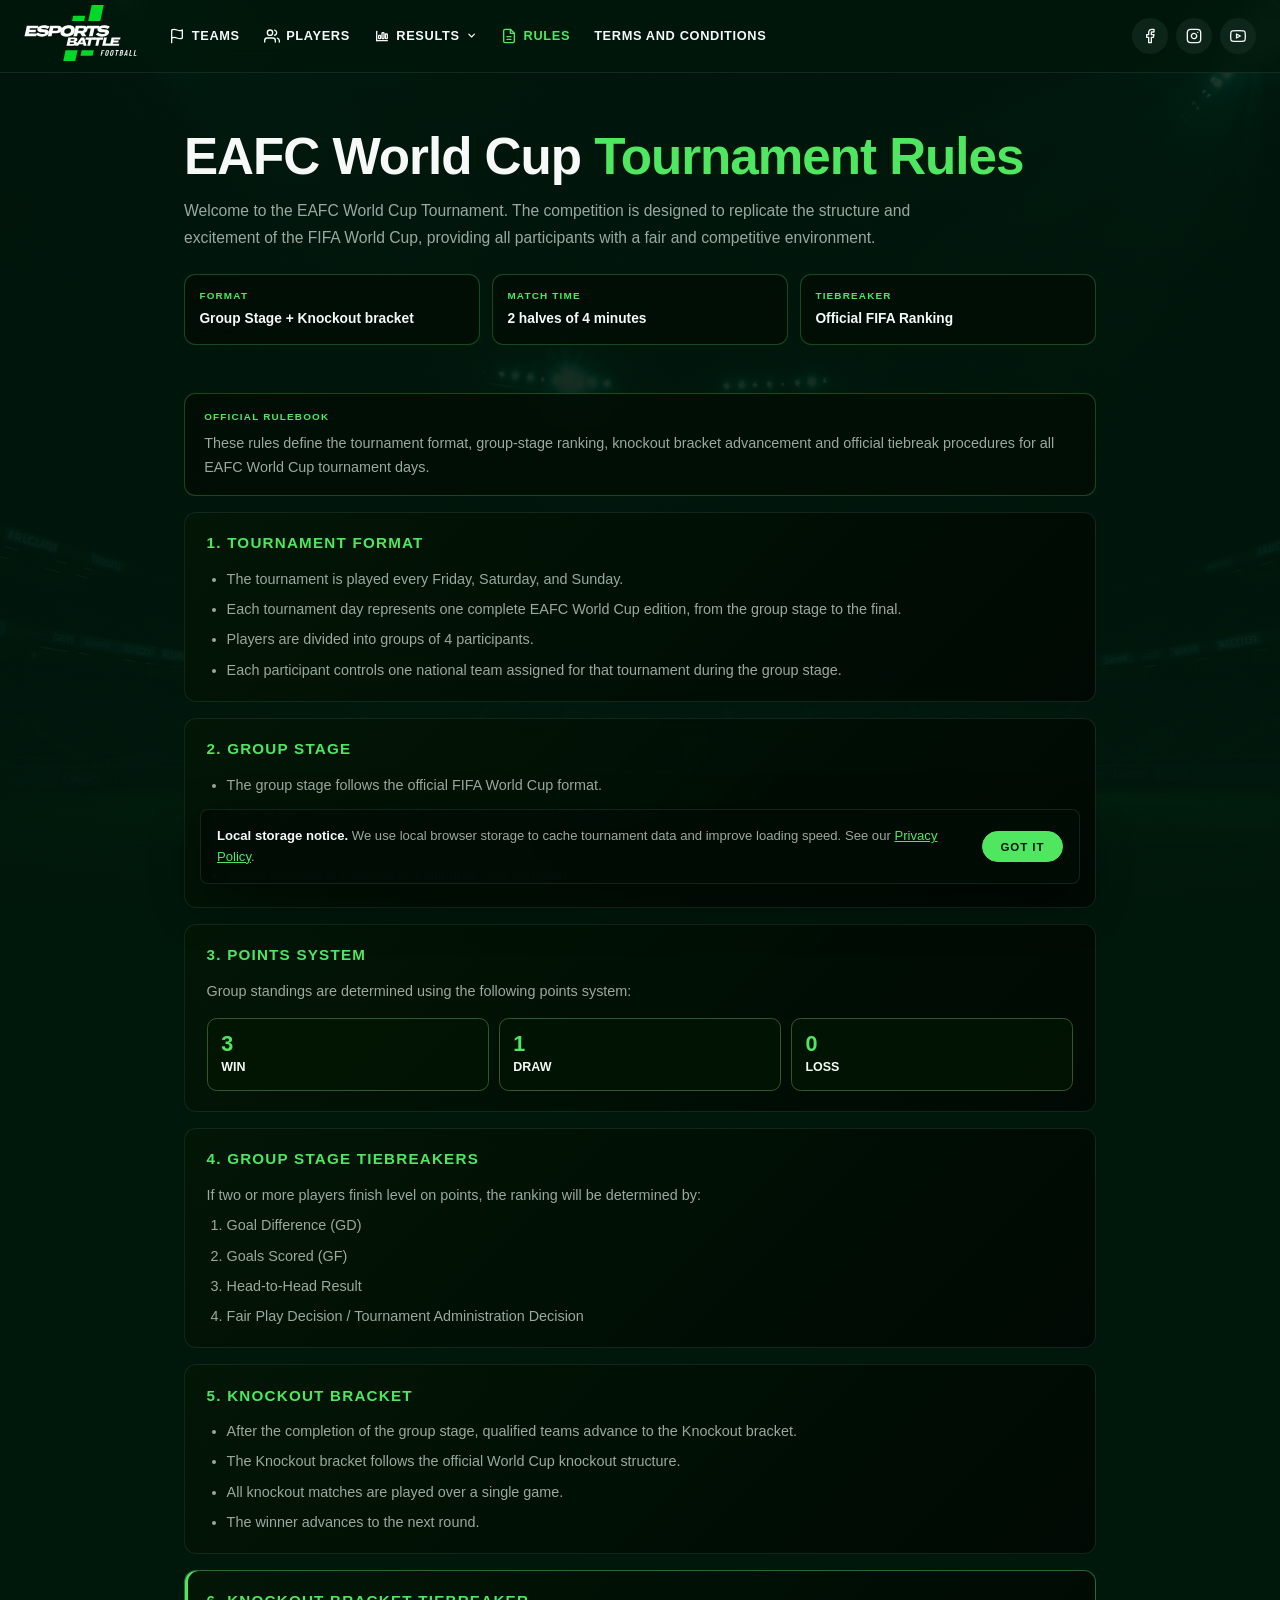
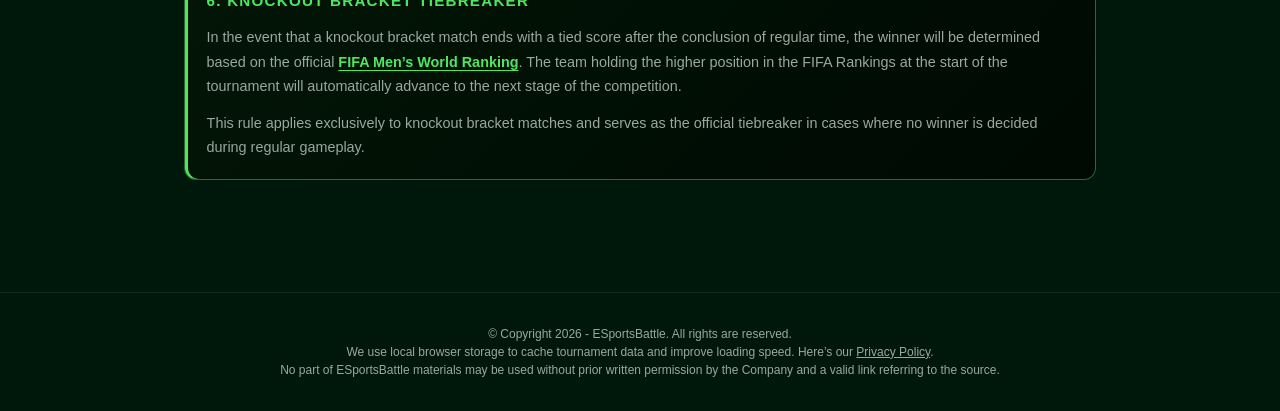
<file: html/rules.html>
<!DOCTYPE html>
<html lang="en">
<head>
  <meta charset="UTF-8" />
  <meta name="viewport" content="width=device-width, initial-scale=1.0" />
  <title>Rules - World Cup 2026</title>
  <meta name="description" content="EAFC World Cup Tournament rules, format, points system, tiebreakers and knockout stage regulations." />
  <link rel="canonical" href="http://wc26.esportsbattle.com/html/rules.html" />
  <meta property="og:type" content="website" />
  <meta property="og:url" content="http://wc26.esportsbattle.com/html/rules.html" />
  <meta property="og:title" content="EAFC World Cup Rules" />
  <meta property="og:description" content="Official tournament format, points system and knockout bracket tiebreaker rules." />
  <meta property="og:image" content="http://wc26.esportsbattle.com/assets/social-preview.jpg?v=20260619" />
  <meta property="og:image:width" content="1200" />
  <meta property="og:image:height" content="630" />
  <meta name="twitter:card" content="summary_large_image" />
  <meta name="twitter:title" content="EAFC World Cup Rules" />
  <meta name="twitter:description" content="Official tournament format, points system and knockout bracket tiebreaker rules." />
  <meta name="twitter:image" content="http://wc26.esportsbattle.com/assets/social-preview.jpg?v=20260619" />
  <link rel="icon" type="image/svg+xml" href="../assets/favico.ico" />
  <link rel="stylesheet" href="../css/styles.css?v=20260619-social-2" />
  <link rel="stylesheet" href="../css/pages/rules.css" />
</head>
<body id="top">

  <div class="bg-fixed"></div>

  <header>
    <div class="header-inner">
      <a href="../index.html" class="logo">
        <img src="../assets/logo.svg" alt="Sportsbattle" />
      </a>

      <nav>
        <a href="teams.html">
          <svg viewBox="0 0 24 24" fill="none" stroke="currentColor" stroke-width="2" stroke-linecap="round" stroke-linejoin="round"><path d="M4 15s1-1 4-1 5 2 8 2 4-1 4-1V3s-1 1-4 1-5-2-8-2-4 1-4 1z"/><line x1="4" y1="22" x2="4" y2="15"/></svg>
          TEAMS
        </a>
        <a href="players-list.html">
          <svg viewBox="0 0 24 24" fill="none" stroke="currentColor" stroke-width="2" stroke-linecap="round" stroke-linejoin="round"><path d="M17 21v-2a4 4 0 0 0-4-4H5a4 4 0 0 0-4 4v2"/><circle cx="9" cy="7" r="4"/><path d="M23 21v-2a4 4 0 0 0-3-3.87"/><path d="M16 3.13a4 4 0 0 1 0 7.75"/></svg>
          PLAYERS
        </a>
        <div class="nav-dropdown">
          <span class="nav-dropdown-toggle">
            <svg class="results-icon" viewBox="0 0 24 24" fill="none" stroke="currentColor" stroke-width="2" stroke-linecap="round" stroke-linejoin="round"><path d="M4 19V5"/><path d="M4 19h16"/><rect x="7" y="11" width="3" height="5" rx="1"/><rect x="12" y="7" width="3" height="9" rx="1"/><rect x="17" y="9" width="3" height="7" rx="1"/></svg>
            RESULTS
            <svg class="chevron" viewBox="0 0 24 24" fill="none" stroke="currentColor" stroke-width="2.5" stroke-linecap="round" stroke-linejoin="round"><polyline points="6 9 12 15 18 9"/></svg>
          </span>
          <div class="nav-dropdown-menu">
            <a href="results.html#group">Group Stage</a>
            <a href="results.html#bracket">Knockout bracket</a>
          </div>
        </div>
        <a href="rules.html" class="active">
          <svg viewBox="0 0 24 24" fill="none" stroke="currentColor" stroke-width="2" stroke-linecap="round" stroke-linejoin="round"><path d="M14 2H6a2 2 0 0 0-2 2v16a2 2 0 0 0 2 2h12a2 2 0 0 0 2-2V8z"/><path d="M14 2v6h6"/><path d="M9 13h6"/><path d="M9 17h6"/></svg>
          RULES
        </a>
        <a href="terms.html">TERMS AND CONDITIONS</a>
      </nav>
      <button class="hamburger" id="hamburger" aria-label="Menu">
        <span></span><span></span><span></span>
      </button>
      <div class="header-actions">
        <div class="social-links">
          <div class="social-dropdown social-dropdown--twitch">
            <button class="social-btn social-dropdown-toggle" type="button" aria-label="Twitch links" aria-haspopup="true">
              <svg viewBox="0 0 24 24" fill="none" stroke="currentColor" stroke-width="2" stroke-linecap="round" stroke-linejoin="round"><path d="M21 2H3v16h5v4l4-4h5l4-4V2z"/><path d="M11 7v5M16 7v5"/></svg>
            </button>
            <div class="social-dropdown-menu">
              <a href="https://twitch.tv" target="_blank" rel="noopener noreferrer">Twitch 1</a>
              <a href="https://twitch.tv" target="_blank" rel="noopener noreferrer">Twitch 2</a>
            </div>
          </div>
          <a href="https://www.facebook.com/ESportsBattle.Official" target="_blank" rel="noopener noreferrer" class="social-btn" aria-label="Facebook">
            <svg viewBox="0 0 24 24" fill="none" stroke="currentColor" stroke-width="2" stroke-linecap="round" stroke-linejoin="round"><path d="M18 2h-3a5 5 0 0 0-5 5v3H7v4h3v8h4v-8h3l1-4h-4V7a1 1 0 0 1 1-1h3z"/></svg>
          </a>
          <a href="https://www.instagram.com/esportsbattle.official" target="_blank" rel="noopener noreferrer" class="social-btn" aria-label="Instagram">
            <svg viewBox="0 0 24 24" fill="none" stroke="currentColor" stroke-width="2" stroke-linecap="round" stroke-linejoin="round"><rect x="2" y="2" width="20" height="20" rx="5" ry="5"/><path d="M16 11.37A4 4 0 1 1 12.63 8 4 4 0 0 1 16 11.37z"/><line x1="17.5" y1="6.5" x2="17.51" y2="6.5"/></svg>
          </a>
          <a href="https://www.youtube.com/channel/UCQxv_xu6lXhLHAv264U875g" target="_blank" rel="noopener noreferrer" class="social-btn" aria-label="YouTube">
            <svg viewBox="0 0 24 24" fill="none" stroke="currentColor" stroke-width="2" stroke-linecap="round" stroke-linejoin="round"><path d="M22.54 6.42a2.78 2.78 0 0 0-1.95-1.96C18.88 4 12 4 12 4s-6.88 0-8.59.46a2.78 2.78 0 0 0-1.95 1.96A29 29 0 0 0 1 12a29 29 0 0 0 .46 5.58A2.78 2.78 0 0 0 3.41 19.54C5.12 20 12 20 12 20s6.88 0 8.59-.46a2.78 2.78 0 0 0 1.95-1.96A29 29 0 0 0 23 12a29 29 0 0 0-.46-5.58z"/><polygon points="9.75 15.02 15.5 12 9.75 8.98 9.75 15.02"/></svg>
          </a>
        </div>
      </div>
    </div>
  </header>

  <section class="rules-hero">
    <h1>EAFC World Cup <span>Tournament Rules</span></h1>
    <p>Welcome to the EAFC World Cup Tournament. The competition is designed to replicate the structure and excitement of the FIFA World Cup, providing all participants with a fair and competitive environment.</p>
    <div class="rules-summary">
      <div><strong>Format</strong><span>Group Stage + Knockout bracket</span></div>
      <div><strong>Match Time</strong><span>2 halves of 4 minutes</span></div>
      <div><strong>Tiebreaker</strong><span>Official FIFA Ranking</span></div>
    </div>
  </section>

  <main class="rules-body">
    <section class="rules-notice">
      <span>Official Rulebook</span>
      <p>These rules define the tournament format, group-stage ranking, knockout bracket advancement and official tiebreak procedures for all EAFC World Cup tournament days.</p>
    </section>

    <section class="rules-section">
      <h2>1. Tournament Format</h2>
      <ul>
        <li>The tournament is played every Friday, Saturday, and Sunday.</li>
        <li>Each tournament day represents one complete EAFC World Cup edition, from the group stage to the final.</li>
        <li>Players are divided into groups of 4 participants.</li>
        <li>Each participant controls one national team assigned for that tournament during the group stage.</li>
      </ul>
    </section>

    <section class="rules-section">
      <h2>2. Group Stage</h2>
      <ul>
        <li>The group stage follows the official FIFA World Cup format.</li>
        <li>Each player competes against every other player in their group once.</li>
        <li>Every participant plays 3 group-stage matches.</li>
        <li>Match duration is 2 halves of 4 minutes (2x4 minutes).</li>
      </ul>
    </section>

    <section class="rules-section">
      <h2>3. Points System</h2>
      <p>Group standings are determined using the following points system:</p>
      <div class="rules-points">
        <div class="rules-point"><strong>3</strong><span>Win</span></div>
        <div class="rules-point"><strong>1</strong><span>Draw</span></div>
        <div class="rules-point"><strong>0</strong><span>Loss</span></div>
      </div>
    </section>

    <section class="rules-section">
      <h2>4. Group Stage Tiebreakers</h2>
      <p>If two or more players finish level on points, the ranking will be determined by:</p>
      <ol>
        <li>Goal Difference (GD)</li>
        <li>Goals Scored (GF)</li>
        <li>Head-to-Head Result</li>
        <li>Fair Play Decision / Tournament Administration Decision</li>
      </ol>
    </section>

    <section class="rules-section">
      <h2>5. Knockout Bracket</h2>
      <ul>
        <li>After the completion of the group stage, qualified teams advance to the Knockout bracket.</li>
        <li>The Knockout bracket follows the official World Cup knockout structure.</li>
        <li>All knockout matches are played over a single game.</li>
        <li>The winner advances to the next round.</li>
      </ul>
    </section>

    <section class="rules-section rules-section--tiebreaker">
      <h2>6. Knockout Bracket Tiebreaker</h2>
      <p>In the event that a knockout bracket match ends with a tied score after the conclusion of regular time, the winner will be determined based on the official <a href="https://inside.fifa.com/fifa-world-ranking/men" target="_blank" rel="noopener noreferrer">FIFA Men&rsquo;s World Ranking</a>. The team holding the higher position in the FIFA Rankings at the start of the tournament will automatically advance to the next stage of the competition.</p>
      <p>This rule applies exclusively to knockout bracket matches and serves as the official tiebreaker in cases where no winner is decided during regular gameplay.</p>
    </section>
  </main>

  <footer>
    <span id="footer-text">&copy; Copyright 2026 - ESportsBattle. All rights are reserved.<br/>
     We use local browser storage to cache tournament data and improve loading speed. Here&rsquo;s our <a href="https://football.esportsbattle.com/en/privacy-policy" target="_blank" rel="noopener noreferrer" class="footer-link">Privacy Policy</a>.<br/>
     No part of ESportsBattle materials may be used without prior written permission by the Company and a valid link referring to the source.</span>
  </footer>

  <script src="../js/nav.js?v=20260619-loader"></script>
</body>
</html>
</file>
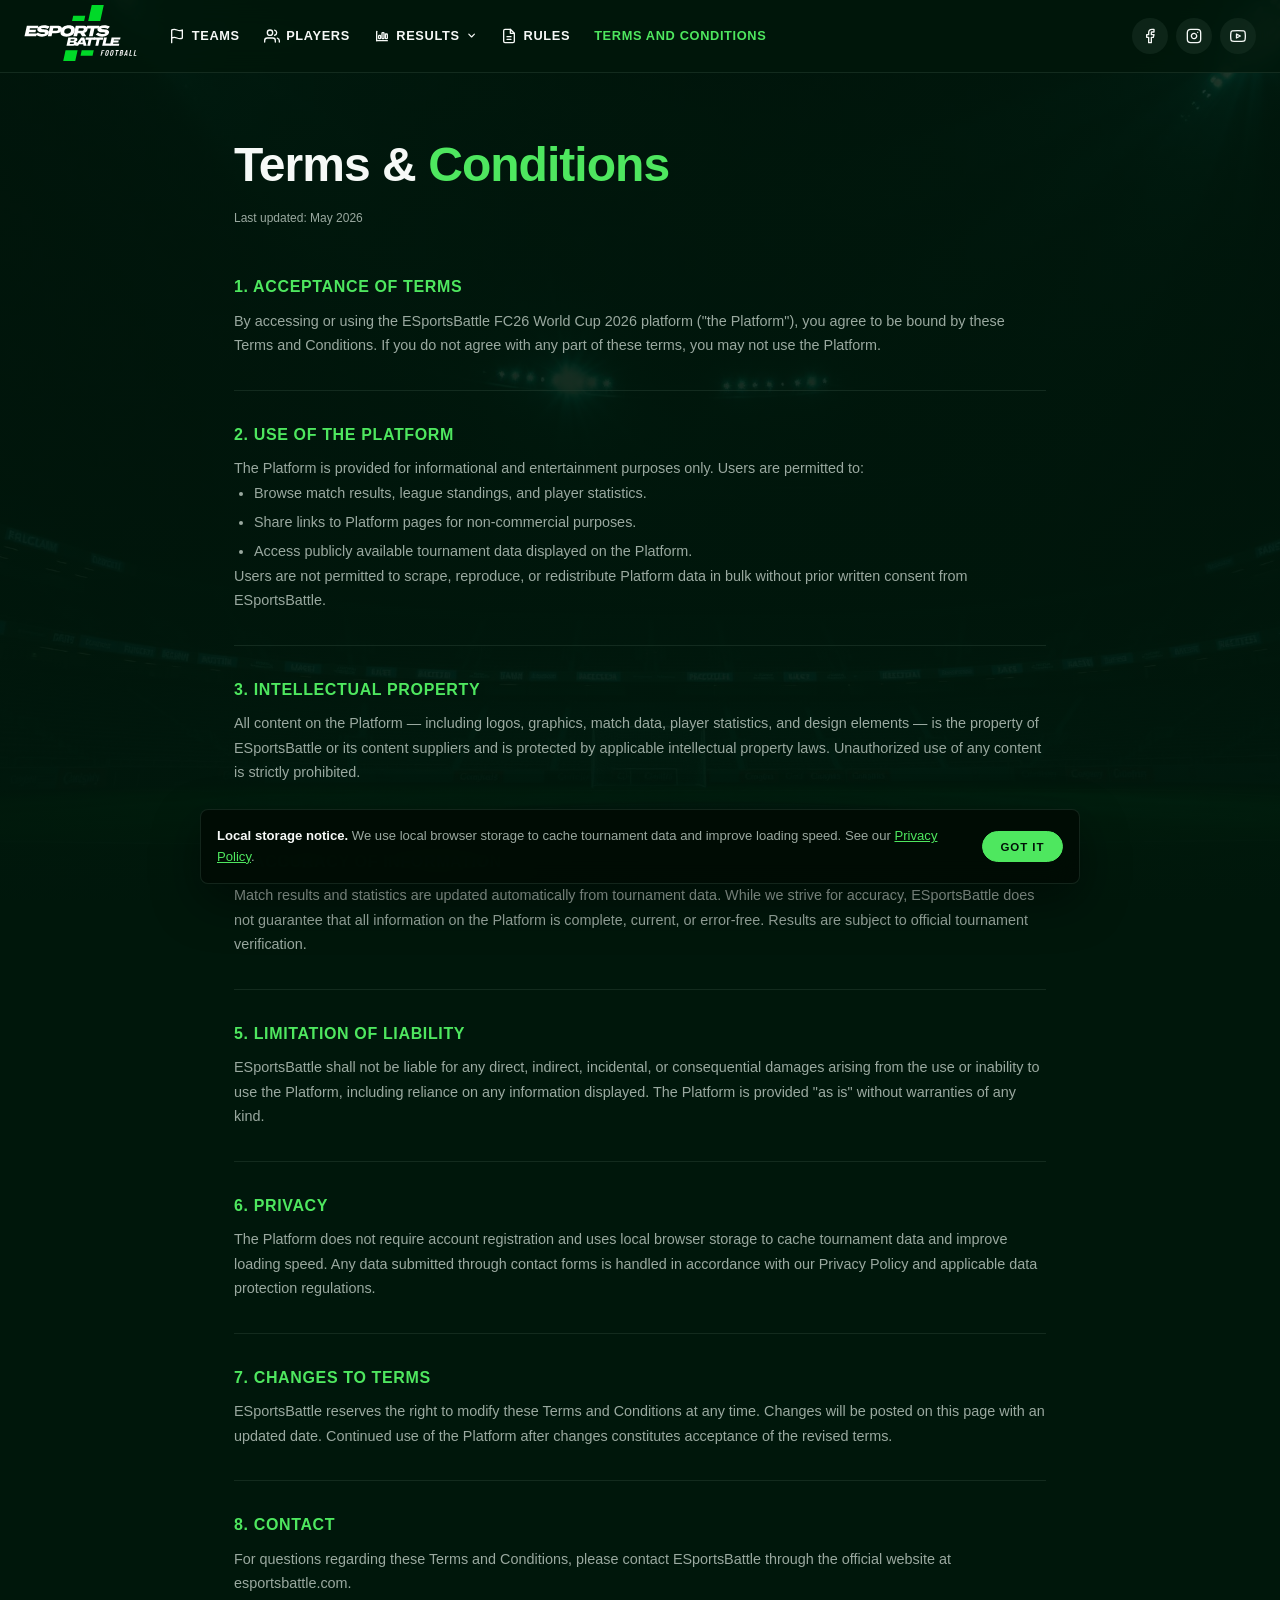
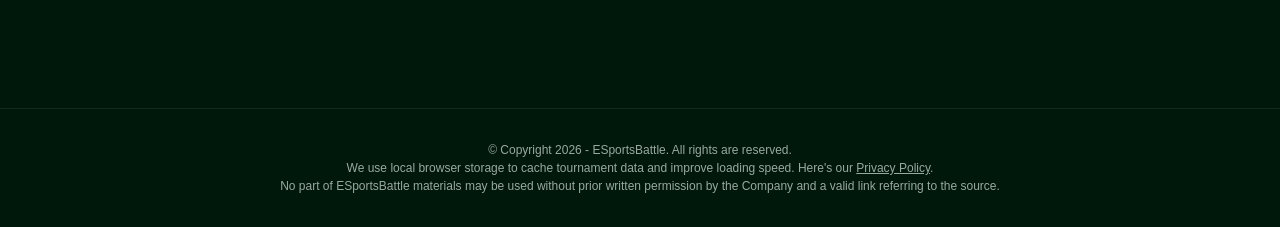
<file: html/terms.html>
<!DOCTYPE html>
<html lang="en">
<head>
  <meta charset="UTF-8" />
  <meta name="viewport" content="width=device-width, initial-scale=1.0" />
  <title>Terms and Conditions — World Cup 2026</title>
  <meta name="description" content="Website terms, data notices and usage conditions for the ESportsBattle EAFC World Cup." />
  <link rel="canonical" href="http://wc26.esportsbattle.com/html/terms.html" />
  <meta property="og:type" content="website" />
  <meta property="og:url" content="http://wc26.esportsbattle.com/html/terms.html" />
  <meta property="og:title" content="EAFC World Cup Terms and Conditions" />
  <meta property="og:description" content="Website terms, data notices and usage conditions." />
  <meta property="og:image" content="http://wc26.esportsbattle.com/assets/social-preview.jpg?v=20260619" />
  <meta property="og:image:width" content="1200" />
  <meta property="og:image:height" content="630" />
  <meta name="twitter:card" content="summary_large_image" />
  <meta name="twitter:title" content="EAFC World Cup Terms and Conditions" />
  <meta name="twitter:description" content="Website terms, data notices and usage conditions." />
  <meta name="twitter:image" content="http://wc26.esportsbattle.com/assets/social-preview.jpg?v=20260619" />
  <link rel="icon" type="image/svg+xml" href="../assets/favico.ico" />
  <link rel="stylesheet" href="../css/styles.css?v=20260619-social-2" />
  <link rel="stylesheet" href="../css/pages/terms.css" />
</head>
<body id="top">

  <div class="bg-fixed"></div>

  <header>
    <div class="header-inner">
      <a href="../index.html" class="logo">
        <img src="../assets/logo.svg" alt="Sportsbattle" />
      </a>

      <nav>
        <a href="teams.html">
          <svg viewBox="0 0 24 24" fill="none" stroke="currentColor" stroke-width="2" stroke-linecap="round" stroke-linejoin="round"><path d="M4 15s1-1 4-1 5 2 8 2 4-1 4-1V3s-1 1-4 1-5-2-8-2-4 1-4 1z"/><line x1="4" y1="22" x2="4" y2="15"/></svg>
          TEAMS
        </a>
        <a href="players-list.html">
          <svg viewBox="0 0 24 24" fill="none" stroke="currentColor" stroke-width="2" stroke-linecap="round" stroke-linejoin="round"><path d="M17 21v-2a4 4 0 0 0-4-4H5a4 4 0 0 0-4 4v2"/><circle cx="9" cy="7" r="4"/><path d="M23 21v-2a4 4 0 0 0-3-3.87"/><path d="M16 3.13a4 4 0 0 1 0 7.75"/></svg>
          PLAYERS
        </a>
        <div class="nav-dropdown">
          <span class="nav-dropdown-toggle">
            <svg class="results-icon" viewBox="0 0 24 24" fill="none" stroke="currentColor" stroke-width="2" stroke-linecap="round" stroke-linejoin="round"><path d="M4 19V5"/><path d="M4 19h16"/><rect x="7" y="11" width="3" height="5" rx="1"/><rect x="12" y="7" width="3" height="9" rx="1"/><rect x="17" y="9" width="3" height="7" rx="1"/></svg>
            RESULTS
            <svg class="chevron" viewBox="0 0 24 24" fill="none" stroke="currentColor" stroke-width="2.5" stroke-linecap="round" stroke-linejoin="round"><polyline points="6 9 12 15 18 9"/></svg>
          </span>
          <div class="nav-dropdown-menu">
            <a href="results.html#group">Group Stage</a>
            <a href="results.html#bracket">Knockout bracket</a>
          </div>
        </div>
        <a href="rules.html">
          <svg viewBox="0 0 24 24" fill="none" stroke="currentColor" stroke-width="2" stroke-linecap="round" stroke-linejoin="round"><path d="M14 2H6a2 2 0 0 0-2 2v16a2 2 0 0 0 2 2h12a2 2 0 0 0 2-2V8z"/><path d="M14 2v6h6"/><path d="M9 13h6"/><path d="M9 17h6"/></svg>
          RULES
        </a>
        <a href="terms.html" class="active">TERMS AND CONDITIONS</a>
      </nav>
      <button class="hamburger" id="hamburger" aria-label="Menu">
        <span></span><span></span><span></span>
      </button>
      <div class="header-actions">
        <div class="social-links">
          <div class="social-dropdown social-dropdown--twitch">
            <button class="social-btn social-dropdown-toggle" type="button" aria-label="Twitch links" aria-haspopup="true">
              <svg viewBox="0 0 24 24" fill="none" stroke="currentColor" stroke-width="2" stroke-linecap="round" stroke-linejoin="round"><path d="M21 2H3v16h5v4l4-4h5l4-4V2z"/><path d="M11 7v5M16 7v5"/></svg>
            </button>
            <div class="social-dropdown-menu">
              <a href="https://twitch.tv" target="_blank" rel="noopener noreferrer">Twitch 1</a>
              <a href="https://twitch.tv" target="_blank" rel="noopener noreferrer">Twitch 2</a>
            </div>
          </div>
          <a href="https://www.facebook.com/ESportsBattle.Official" target="_blank" rel="noopener noreferrer" class="social-btn" aria-label="Facebook">
            <svg viewBox="0 0 24 24" fill="none" stroke="currentColor" stroke-width="2" stroke-linecap="round" stroke-linejoin="round"><path d="M18 2h-3a5 5 0 0 0-5 5v3H7v4h3v8h4v-8h3l1-4h-4V7a1 1 0 0 1 1-1h3z"/></svg>
          </a>
          <a href="https://www.instagram.com/esportsbattle.official" target="_blank" rel="noopener noreferrer" class="social-btn" aria-label="Instagram">
            <svg viewBox="0 0 24 24" fill="none" stroke="currentColor" stroke-width="2" stroke-linecap="round" stroke-linejoin="round"><rect x="2" y="2" width="20" height="20" rx="5" ry="5"/><path d="M16 11.37A4 4 0 1 1 12.63 8 4 4 0 0 1 16 11.37z"/><line x1="17.5" y1="6.5" x2="17.51" y2="6.5"/></svg>
          </a>
          <a href="https://www.youtube.com/channel/UCQxv_xu6lXhLHAv264U875g" target="_blank" rel="noopener noreferrer" class="social-btn" aria-label="YouTube">
            <svg viewBox="0 0 24 24" fill="none" stroke="currentColor" stroke-width="2" stroke-linecap="round" stroke-linejoin="round"><path d="M22.54 6.42a2.78 2.78 0 0 0-1.95-1.96C18.88 4 12 4 12 4s-6.88 0-8.59.46a2.78 2.78 0 0 0-1.95 1.96A29 29 0 0 0 1 12a29 29 0 0 0 .46 5.58A2.78 2.78 0 0 0 3.41 19.54C5.12 20 12 20 12 20s6.88 0 8.59-.46a2.78 2.78 0 0 0 1.95-1.96A29 29 0 0 0 23 12a29 29 0 0 0-.46-5.58z"/><polygon points="9.75 15.02 15.5 12 9.75 8.98 9.75 15.02"/></svg>
          </a>
        </div>
      </div>
    </div>
  </header>

  <section class="terms-hero">
    <h1>Terms &amp; <span>Conditions</span></h1>
    <p class="terms-updated">Last updated: May 2026</p>
  </section>

  <div class="terms-body">

    <div class="terms-section">
      <h2>1. Acceptance of Terms</h2>
      <p>By accessing or using the ESportsBattle FC26 World Cup 2026 platform ("the Platform"), you agree to be bound by these Terms and Conditions. If you do not agree with any part of these terms, you may not use the Platform.</p>
    </div>

    <hr class="terms-divider" />

    <div class="terms-section">
      <h2>2. Use of the Platform</h2>
      <p>The Platform is provided for informational and entertainment purposes only. Users are permitted to:</p>
      <ul>
        <li>Browse match results, league standings, and player statistics.</li>
        <li>Share links to Platform pages for non-commercial purposes.</li>
        <li>Access publicly available tournament data displayed on the Platform.</li>
      </ul>
      <p>Users are not permitted to scrape, reproduce, or redistribute Platform data in bulk without prior written consent from ESportsBattle.</p>
    </div>

    <hr class="terms-divider" />

    <div class="terms-section">
      <h2>3. Intellectual Property</h2>
      <p>All content on the Platform — including logos, graphics, match data, player statistics, and design elements — is the property of ESportsBattle or its content suppliers and is protected by applicable intellectual property laws. Unauthorized use of any content is strictly prohibited.</p>
    </div>

    <hr class="terms-divider" />

    <div class="terms-section">
      <h2>4. Accuracy of Information</h2>
      <p>Match results and statistics are updated automatically from tournament data. While we strive for accuracy, ESportsBattle does not guarantee that all information on the Platform is complete, current, or error-free. Results are subject to official tournament verification.</p>
    </div>

    <hr class="terms-divider" />

    <div class="terms-section">
      <h2>5. Limitation of Liability</h2>
      <p>ESportsBattle shall not be liable for any direct, indirect, incidental, or consequential damages arising from the use or inability to use the Platform, including reliance on any information displayed. The Platform is provided "as is" without warranties of any kind.</p>
    </div>

    <hr class="terms-divider" />

    <div class="terms-section">
      <h2>6. Privacy</h2>
      <p>The Platform does not require account registration and uses local browser storage to cache tournament data and improve loading speed. Any data submitted through contact forms is handled in accordance with our Privacy Policy and applicable data protection regulations.</p>
    </div>

    <hr class="terms-divider" />

    <div class="terms-section">
      <h2>7. Changes to Terms</h2>
      <p>ESportsBattle reserves the right to modify these Terms and Conditions at any time. Changes will be posted on this page with an updated date. Continued use of the Platform after changes constitutes acceptance of the revised terms.</p>
    </div>

    <hr class="terms-divider" />

    <div class="terms-section">
      <h2>8. Contact</h2>
      <p>For questions regarding these Terms and Conditions, please contact ESportsBattle through the official website at <a href="https://esportsbattle.com" target="_blank" rel="noopener noreferrer" class="active">esportsbattle.com</a>.</p>
    </div>

  </div>

  <footer>
    <span id="footer-text">© Copyright 2026 - ESportsBattle. All rights are reserved.<br/>
     We use local browser storage to cache tournament data and improve loading speed. Here's our <a href="https://football.esportsbattle.com/en/privacy-policy" target="_blank" rel="noopener noreferrer" class="footer-link">Privacy Policy</a>.<br/>
     No part of ESportsBattle materials may be used without prior written permission by the Company and a valid link referring to the source.</span>
  </footer>

  <script src="../js/nav.js?v=20260619-loader"></script>
</body>
</html>
</file>
<file: css/styles.css>
:root {
  --radius: 0.5rem;
  --background: oklch(0.18 0.04 160);
  --foreground: oklch(0.98 0.005 160);
  --card: oklch(0.22 0.04 160 / 0.85);
  --primary: oklch(0.82 0.22 145);
  --primary-foreground: oklch(0.15 0.04 160);
  --secondary: oklch(0.28 0.04 160);
  --muted-foreground: oklch(0.72 0.02 160);
  --border: oklch(0.35 0.04 160 / 0.5);
}

*, *::before, *::after { box-sizing: border-box; margin: 0; padding: 0; }
html {
  scroll-behavior: smooth;
  max-width: 100%;
  overflow-x: hidden;
}
body {
  font-family: -apple-system, BlinkMacSystemFont, 'Segoe UI', Roboto, sans-serif;
  background-color: var(--background);
  color: var(--foreground);
  min-height: 100vh;
  line-height: 1.5;
  max-width: 100%;
  overflow-x: hidden;
}
a { color: inherit; text-decoration: none; }
button { cursor: pointer; font-family: inherit; }
img, video { max-width: 100%; }
img {
  -webkit-user-drag: none;
  user-select: none;
  -webkit-user-select: none;
}
body.nav-open { overflow: hidden; }
body.nav-open .storage-consent { display: none; }

.bg-fixed {
  position: fixed; inset: 0; z-index: -10;
  background-image:
    linear-gradient(to bottom, oklch(0.18 0.04 160 / 0.85), oklch(0.18 0.04 160 / 0.95)),
    url('../assets/stadium-bg.jpg');
  background-size: cover; background-position: center;
}

header {
  position: sticky; top: 0; z-index: 50;
  border-bottom: 1px solid var(--border);
  background: oklch(0.18 0.04 160 / 0.8);
  backdrop-filter: blur(12px);
}
.header-inner {
  max-width: 1280px; margin: 0 auto; padding: 0 1.5rem;
  display: flex; align-items: center; gap: 2rem;
  height: 4.5rem;
}
.logo { transition: opacity 0.2s; flex-shrink: 0; }
.logo:hover { opacity: 0.8; }
.logo img { height: 3.5rem; width: auto; }

nav {
  display: flex; align-items: center; gap: 1.5rem;
  flex: 1; flex-wrap: wrap;
}
nav a {
  font-size: 0.8rem; font-weight: 700; letter-spacing: 0.05em;
  display: flex; align-items: center; gap: 0.4rem;
  color: var(--foreground); transition: color 0.2s; white-space: nowrap;
}
nav a:hover { color: var(--primary); }
nav a.active,
.nav-dropdown-toggle.active { color: var(--primary); }
.is-hidden { display: none !important; }
.grid-span-all { grid-column: 1 / -1; }
.footer-link { text-decoration: underline; }
.text-primary { color: var(--primary); }
nav a svg { width: 1rem; height: 1rem; }

.header-actions { display: flex; align-items: center; gap: 0.75rem; flex-shrink: 0; }
.social-links { display: flex; align-items: center; gap: 0.5rem; }
.social-btn {
  width: 2.25rem; height: 2.25rem; border-radius: 50%;
  background: oklch(0.28 0.04 160 / 0.6);
  display: flex; align-items: center; justify-content: center;
  border: none; color: var(--foreground); transition: background 0.2s, color 0.2s;
}
.social-btn:hover { background: var(--primary); color: var(--primary-foreground); }
.social-btn svg { width: 1rem; height: 1rem; }
.social-dropdown {
  position: relative;
  display: flex;
}
.social-dropdown--twitch {
  display: none;
}
.social-dropdown::after {
  content: '';
  position: absolute;
  top: 100%;
  left: -0.5rem;
  right: -0.5rem;
  height: 0.55rem;
}
.social-dropdown-toggle {
  border: 0;
}
.social-dropdown-menu {
  position: absolute;
  top: calc(100% + 0.5rem);
  right: 0;
  z-index: 120;
  min-width: 8.5rem;
  padding: 0.35rem;
  border: 1px solid var(--border);
  border-radius: 0.65rem;
  background: oklch(0.13 0.03 160 / 0.98);
  box-shadow: 0 14px 34px oklch(0 0 0 / 0.38);
  backdrop-filter: blur(16px);
  opacity: 0;
  visibility: hidden;
  pointer-events: none;
  transform: translateY(-0.3rem);
  transition: opacity 0.16s ease, transform 0.16s ease, visibility 0s linear 0.16s;
}
.social-dropdown:hover .social-dropdown-menu,
.social-dropdown:focus-within .social-dropdown-menu {
  opacity: 1;
  visibility: visible;
  pointer-events: auto;
  transform: translateY(0);
  transition: opacity 0.16s ease, transform 0.16s ease, visibility 0s linear 0s;
}
.social-dropdown-menu a {
  display: flex;
  align-items: center;
  justify-content: space-between;
  width: 100%;
  padding: 0.55rem 0.7rem;
  border-radius: 0.45rem;
  color: var(--muted-foreground);
  font-size: 0.72rem;
  font-weight: 800;
  letter-spacing: 0.04em;
  text-transform: uppercase;
  white-space: nowrap;
  transition: color 0.16s ease, background 0.16s ease;
}
.social-dropdown-menu a:hover,
.social-dropdown-menu a:focus {
  color: var(--primary);
  background: oklch(0.82 0.22 145 / 0.09);
}
.divider { width: 1px; height: 1.5rem; background: var(--border); margin: 0 0.25rem; }

.container { max-width: 1280px; margin: 0 auto; padding: 0 1.5rem; }

.hero { padding: 1.5rem 1.5rem 4rem; max-width: 1280px; margin: 0 auto; }
@media (min-width: 768px) {
  .hero { padding: 2rem 1.5rem 5rem; }
}
.hero-inner { max-width: 48rem; }
.badge {
  display: inline-flex; align-items: center; gap: 0.5rem;
  padding: 0.25rem 0.75rem; border-radius: 9999px;
  border: 1px solid oklch(0.82 0.22 145 / 0.4);
  background: oklch(0.82 0.22 145 / 0.1);
  color: var(--primary); font-size: 0.75rem; font-weight: 700;
  letter-spacing: 0.1em; text-transform: uppercase;
}
.badge-dot {
  width: 0.375rem; height: 0.375rem; border-radius: 50%;
  background: var(--primary); animation: pulse 2s infinite;
}
@keyframes pulse { 0%, 100% { opacity: 1; } 50% { opacity: 0.4; } }
.hero h1 {
  margin-top: 1.5rem; font-size: clamp(2.5rem, 7vw, 4.5rem);
  font-weight: 900; letter-spacing: -0.02em; line-height: 1.05;
}
.hero h1 span { color: var(--primary); }
.hero p { margin-top: 1.5rem; font-size: 1.125rem; color: var(--muted-foreground); max-width: 42rem; line-height: 1.7; }
@media (min-width: 768px) {
  .hero h1 { font-size: clamp(2.75rem, 4.5vw, 3.5rem); }
  .hero p { font-size: 1rem; }
}

.video-section { padding-bottom: 5rem; }
.video-wrapper {
  border-radius: calc(var(--radius) * 2);
  overflow: hidden;
  border: 1px solid var(--border);
  background: oklch(0.14 0.04 160);
  aspect-ratio: 16 / 9;
  position: relative;
  isolation: isolate;
}
.video-wrapper iframe,
.video-wrapper video {
  width: 100%; height: 100%; display: block; border: none;
}
.video-wrapper video { cursor: pointer; }
.video-wrapper::after {
  content: '';
  position: absolute;
  inset: auto 0 0;
  height: 34%;
  z-index: 1;
  pointer-events: none;
  background: linear-gradient(to top, oklch(0 0 0 / 0.78), transparent);
  opacity: 0;
  transition: opacity 0.25s ease;
}
.video-wrapper:hover::after,
.video-wrapper.controls-visible::after,
.video-wrapper.is-paused::after { opacity: 1; }
.video-center-play {
  position: absolute;
  left: 50%;
  top: 50%;
  z-index: 3;
  width: 4.5rem;
  height: 4.5rem;
  border: 1px solid oklch(0.82 0.22 145 / 0.7);
  border-radius: 50%;
  background: oklch(0.14 0.04 160 / 0.78);
  color: var(--primary);
  display: grid;
  place-items: center;
  transform: translate(-50%, -50%) scale(0.86);
  opacity: 0;
  pointer-events: none;
  backdrop-filter: blur(12px);
  box-shadow: 0 12px 30px oklch(0 0 0 / 0.38);
  transition: opacity 0.2s ease, transform 0.2s ease, background 0.2s ease;
}
.video-center-play svg { width: 1.7rem; height: 1.7rem; margin-left: 0.18rem; }
.video-center-play:hover { background: var(--primary); color: var(--primary-foreground); }
.video-wrapper.is-paused .video-center-play {
  opacity: 1;
  pointer-events: auto;
  transform: translate(-50%, -50%) scale(1);
}
.video-controls {
  position: absolute;
  left: 0.85rem;
  right: 0.85rem;
  bottom: 0.75rem;
  z-index: 3;
  display: flex;
  flex-direction: column;
  gap: 0.45rem;
  opacity: 0;
  transform: translateY(0.5rem);
  pointer-events: none;
  transition: opacity 0.22s ease, transform 0.22s ease;
}
.video-wrapper:hover .video-controls,
.video-wrapper.controls-visible .video-controls,
.video-wrapper.is-paused .video-controls {
  opacity: 1;
  transform: translateY(0);
  pointer-events: auto;
}
.video-controls-row {
  min-height: 2.25rem;
  display: flex;
  align-items: center;
  gap: 0.55rem;
}
.video-control-btn {
  width: 2.25rem;
  height: 2.25rem;
  flex: 0 0 2.25rem;
  border: 0;
  border-radius: 50%;
  display: grid;
  place-items: center;
  background: transparent;
  color: var(--foreground);
  transition: color 0.18s ease, background 0.18s ease;
}
.video-control-btn:hover { color: var(--primary); background: oklch(1 0 0 / 0.08); }
.video-control-btn svg { width: 1.15rem; height: 1.15rem; grid-area: 1 / 1; }
.video-wrapper:not(.is-paused) .icon-play,
.video-wrapper.is-paused .icon-pause,
.video-wrapper:not(.is-muted) .icon-muted,
.video-wrapper.is-muted .icon-volume,
.video-wrapper:not(.is-fullscreen) .icon-collapse,
.video-wrapper.is-fullscreen .icon-expand { display: none; }
.video-progress,
.video-volume {
  --range-progress: 0%;
  appearance: none;
  border: 0;
  height: 4px;
  border-radius: 999px;
  background: linear-gradient(to right, var(--primary) var(--range-progress), oklch(1 0 0 / 0.28) var(--range-progress));
  cursor: pointer;
}
.video-progress { width: 100%; }
.video-volume { width: 5rem; --range-progress: 100%; }
.video-progress::-webkit-slider-thumb,
.video-volume::-webkit-slider-thumb {
  appearance: none;
  width: 12px;
  height: 12px;
  border-radius: 50%;
  background: var(--primary);
  box-shadow: 0 0 0 3px oklch(0.82 0.22 145 / 0.2);
}
.video-progress::-moz-range-thumb,
.video-volume::-moz-range-thumb {
  width: 12px;
  height: 12px;
  border: 0;
  border-radius: 50%;
  background: var(--primary);
}
.video-time {
  color: oklch(0.92 0.01 160);
  font-size: 0.72rem;
  font-weight: 700;
  font-variant-numeric: tabular-nums;
  white-space: nowrap;
}
.video-fullscreen-btn { margin-left: auto; }
.video-placeholder {
  position: absolute; inset: 0;
  display: flex; flex-direction: column; align-items: center; justify-content: center;
  gap: 1.25rem; background: oklch(0.14 0.04 160);
}
.video-play-icon {
  width: 5rem; height: 5rem; border-radius: 50%;
  background: oklch(0.82 0.22 145 / 0.15);
  border: 2px solid oklch(0.82 0.22 145 / 0.4);
  display: flex; align-items: center; justify-content: center;
  color: var(--primary);
}
.video-play-icon svg { width: 2rem; height: 2rem; margin-left: 4px; }
.video-placeholder-text {
  font-size: 0.875rem; color: var(--muted-foreground);
  letter-spacing: 0.05em; text-transform: uppercase; font-weight: 600;
}

.about { padding-bottom: 5rem; }
.about-grid { display: grid; gap: 2rem; }
.card {
  border-radius: var(--radius); border: 1px solid var(--border);
  background: var(--card); backdrop-filter: blur(12px); padding: 2rem;
}
.card h2 { font-size: 1.5rem; font-weight: 900; letter-spacing: -0.01em; margin-bottom: 1.25rem; }
.card p { color: var(--muted-foreground); line-height: 1.7; }
.card p + p { margin-top: 0.85rem; }

/* Who We Are card */
.who-subtitle {
  font-size: 0.7rem; font-weight: 800; letter-spacing: 0.12em; text-transform: uppercase;
  color: var(--primary); margin-bottom: 0.5rem; margin-top: 0;
}
.who-subtitle + p { margin-top: 0; }
.who-card p + .who-subtitle { margin-top: 1.5rem; }
.who-card p strong { color: var(--foreground); font-weight: 700; }

.stats { padding-bottom: 5rem; }
.stats-grid { display: grid; grid-template-columns: 1fr 1fr; gap: 1rem; }
@media (min-width: 900px) { .stats-grid { grid-template-columns: repeat(3, 1fr); } }
.stat-card {
  border-radius: var(--radius); border: 1px solid var(--border);
  background: var(--card); backdrop-filter: blur(12px);
  min-height: 8.25rem;
  padding: 1.5rem 1rem 1.6rem; text-align: center;
  display: flex; flex-direction: column; align-items: center; justify-content: center;
}
.stat-card .value {
  font-size: clamp(2.35rem, 4.5vw, 3rem);
  font-weight: 900; color: var(--primary); line-height: 1;
}
.stat-card .label {
  max-width: 16rem;
  font-size: 0.7rem; text-transform: uppercase; letter-spacing: 0.1em;
  color: var(--muted-foreground); margin-top: 0.6rem; line-height: 1.35;
}
.stat-card .label-sub { margin-top: 0.35rem; }
.stat-card .note {
  max-width: 18rem;
  margin-top: 0.45rem;
  font-size: 0.64rem;
  font-weight: 700;
  letter-spacing: 0.06em;
  text-transform: uppercase;
  color: var(--muted-foreground);
  opacity: 0.78;
  line-height: 1.55;
}
.stat-card--wide .value { font-size: clamp(1.55rem, 2.75vw, 2.15rem); }
.stat-card .value-inline { font-size: clamp(1.8rem, 3.4vw, 2.45rem); }


footer {
  border-top: 1px solid var(--border); margin-top: 2rem;
  padding: 2rem; text-align: center;
  font-size: 0.75rem; color: var(--muted-foreground);
}

.storage-consent {
  position: fixed;
  left: 1rem;
  right: 1rem;
  bottom: 1rem;
  z-index: 1200;
  max-width: 880px;
  margin: 0 auto;
  border: 1px solid var(--border);
  border-radius: var(--radius);
  background: oklch(0.13 0.035 160 / 0.96);
  color: var(--foreground);
  box-shadow: 0 18px 48px oklch(0 0 0 / 0.42);
  backdrop-filter: blur(16px);
  padding: 1rem;
  display: flex;
  align-items: center;
  gap: 1rem;
}
.storage-consent p {
  margin: 0;
  color: var(--muted-foreground);
  font-size: 0.82rem;
  line-height: 1.55;
}
.storage-consent strong {
  color: var(--foreground);
}
.storage-consent a {
  color: var(--primary);
  text-decoration: underline;
}
.storage-consent button {
  flex-shrink: 0;
  border: 1px solid var(--primary);
  border-radius: 9999px;
  background: var(--primary);
  color: var(--primary-foreground);
  padding: 0.55rem 1.1rem;
  font-size: 0.72rem;
  font-weight: 900;
  letter-spacing: 0.08em;
  text-transform: uppercase;
  cursor: pointer;
}

/* ── Hamburger button ── */
.hamburger {
  display: none; flex-direction: column; justify-content: center; gap: 5px;
  width: 2.2rem; height: 2.2rem; background: transparent; border: none;
  cursor: pointer; padding: 0.3rem; margin-left: auto; flex-shrink: 0;
}
.hamburger span {
  display: block; width: 100%; height: 2px;
  background: var(--foreground); border-radius: 2px;
  transition: all 0.25s;
}
.hamburger.open span:nth-child(1) { transform: translateY(7px) rotate(45deg); }
.hamburger.open span:nth-child(2) { opacity: 0; }
.hamburger.open span:nth-child(3) { transform: translateY(-7px) rotate(-45deg); }

@media (max-width: 767px) {
  .header-actions { display: none; }
  .hamburger {
    display: flex !important;
    position: relative;
    z-index: 52;
  }

  nav {
    display: flex;
    position: absolute;
    top: 100%;
    left: 0;
    right: 0;
    z-index: 49;
    width: 100%;
    max-height: calc(100dvh - 4.5rem);
    flex-direction: column; align-items: flex-start;
    gap: 0; padding: 1rem 0;
    background: oklch(0.14 0.03 160 / 0.94);
    backdrop-filter: blur(16px);
    border-top: 1px solid var(--border);
    border-bottom: 1px solid var(--border);
    box-shadow: 0 18px 36px oklch(0 0 0 / 0.32);
    overflow-y: auto;
    opacity: 0;
    visibility: hidden;
    pointer-events: none;
    transform: translateY(-0.75rem);
    transform-origin: top center;
    transition:
      opacity 0.24s ease,
      transform 0.28s ease,
      visibility 0s linear 0.28s;
  }
  nav.open {
    opacity: 1;
    visibility: visible;
    pointer-events: auto;
    transform: translateY(0);
    transition:
      opacity 0.24s ease,
      transform 0.28s ease,
      visibility 0s linear 0s;
  }
  nav a {
    width: 100%; padding: 0.85rem 1.5rem;
    font-size: 1rem; border-bottom: 1px solid var(--border);
  }
  nav a:last-child { border-bottom: none; }

  .header-inner {
    width: 100%;
    padding: 0 1rem;
    gap: 1rem;
    justify-content: space-between;
  }
  .logo img { height: 2.8rem; }

  .container,
  .hero {
    padding-left: 1rem;
    padding-right: 1rem;
  }
  .hero { padding-bottom: 2.75rem; }
  .hero h1 {
    font-size: clamp(2rem, 10vw, 3rem);
    overflow-wrap: anywhere;
  }
  .hero p { font-size: 0.95rem; line-height: 1.6; }
  .video-section,
  .about,
  .stats { padding-bottom: 3rem; }
  .video-center-play { width: 3.75rem; height: 3.75rem; }
  .video-controls { left: 0.55rem; right: 0.55rem; bottom: 0.45rem; }
  .video-controls-row { gap: 0.25rem; }
  .video-control-btn {
    width: 2rem;
    height: 2rem;
    flex-basis: 2rem;
  }
  .video-volume { display: none; }
  .video-time { font-size: 0.62rem; }
  .card { padding: 1.25rem; }
  .stats-grid { gap: 0.75rem; }
  .stat-card {
    min-width: 0;
    min-height: 7.5rem;
    padding: 1.15rem 0.65rem;
  }
  .stat-card .value { font-size: clamp(1.85rem, 9vw, 2.5rem); }
  .stat-card .value-inline { font-size: clamp(1.45rem, 7vw, 2.1rem); }
  .stat-card--wide { grid-column: 1 / -1; }
  .stat-card--wide .value { font-size: clamp(1.45rem, 7vw, 2rem); }
  .stat-card .label { font-size: 0.62rem; }
  .stat-card .note { font-size: 0.58rem; }

  .storage-consent {
    left: 0.75rem;
    right: 0.75rem;
    bottom: 0.75rem;
    padding: 0.8rem;
    flex-direction: column;
    align-items: stretch;
    gap: 0.65rem;
  }
  .storage-consent p { font-size: 0.72rem; line-height: 1.45; }
  .storage-consent button {
    align-self: flex-end;
    padding: 0.45rem 0.9rem;
  }

  footer {
    padding: 1.5rem 1rem;
    font-size: 0.68rem;
    overflow-wrap: anywhere;
  }
  .scroll-top {
    width: 2.65rem;
    height: 2.65rem;
    right: 1rem;
    bottom: 1rem;
  }
}

.scroll-top {
  position: fixed; bottom: 2rem; right: 2rem; z-index: 100;
  width: 3rem; height: 3rem; border-radius: 50%;
  border: 1px solid var(--border);
  background: oklch(0.22 0.04 160 / 0.9);
  color: var(--primary);
  display: flex; align-items: center; justify-content: center;
  backdrop-filter: blur(12px); cursor: pointer;
  opacity: 0; pointer-events: none; transform: translateY(10px);
  transition: opacity 0.3s, transform 0.3s, background 0.2s;
}
.scroll-top.visible { opacity: 1; pointer-events: auto; transform: translateY(0); }
.scroll-top:hover { background: var(--primary); color: var(--primary-foreground); }
.scroll-top svg { width: 1.25rem; height: 1.25rem; }

@media (min-width: 768px) {
  nav { display: flex !important; position: static; background: transparent; padding: 0; border: none; flex-direction: row; flex-wrap: wrap; }
  nav a { width: auto; padding: 0; border-bottom: none; font-size: 0.8rem; }
  .hamburger { display: none !important; }
}

/* ── Nav dropdown ── */
.nav-dropdown {
  position: relative;
  display: flex;
  align-items: center;
}
/* Invisible hover bridge so mouse doesn't lose focus crossing the gap */
.nav-dropdown::after {
  content: '';
  position: absolute;
  left: 0; right: 0;
  top: 100%;
  height: 0.5rem;
}
.nav-dropdown-menu {
  display: none;
  position: absolute; top: 100%; left: 0;
  background: oklch(0.18 0.04 160 / 0.97);
  border: 1px solid var(--border); border-radius: 0.6rem;
  padding: 0.35rem 0; min-width: 160px;
  backdrop-filter: blur(16px); z-index: 100;
  box-shadow: 0 8px 24px oklch(0 0 0 / 0.4);
}
.nav-dropdown:hover .nav-dropdown-menu,
.nav-dropdown-menu:hover { display: block; }
.nav-dropdown-menu a {
  display: flex; align-items: center; gap: 0.5rem;
  padding: 0.55rem 1rem; font-size: 0.78rem; font-weight: 700;
  color: var(--muted-foreground); white-space: nowrap;
  border-bottom: none !important; width: auto !important;
  transition: color 0.15s, background 0.15s;
}
.nav-dropdown-menu a:hover { color: var(--primary); background: oklch(0.82 0.22 145 / 0.08); }
.nav-dropdown-toggle {
  display: flex; align-items: center; gap: 0.4rem; cursor: pointer;
  font-size: 0.8rem; font-weight: 700; letter-spacing: 0.05em;
  color: var(--foreground); transition: color 0.2s;
  white-space: nowrap;
  /* match nav a baseline alignment */
  line-height: 1;
}
.nav-dropdown-toggle:hover { color: var(--primary); }
.nav-dropdown-toggle > svg:not(.chevron) {
  width: 1rem;
  height: 1rem;
  flex-shrink: 0;
}
.nav-dropdown-toggle svg.chevron { width: 0.7rem; height: 0.7rem; transition: transform 0.2s; }
.nav-dropdown:hover .chevron { transform: rotate(180deg); }

/* Mobile: dropdown becomes flat list */
@media (max-width: 767px) {
  .nav-dropdown {
    width: 100%;
    flex-direction: column;
    align-items: stretch;
  }
  .nav-dropdown-menu {
    display: block; position: static;
    width: 100%;
    background: transparent; border: none; box-shadow: none;
    padding: 0; backdrop-filter: none; border-radius: 0;
  }
  .nav-dropdown-menu a {
    padding: 0.85rem 1.5rem 0.85rem 2.5rem !important;
    border-bottom: 1px solid var(--border) !important;
    width: 100% !important; font-size: 0.9rem;
  }
  .nav-dropdown-toggle { padding: 0.85rem 1.5rem; width: 100%; border-bottom: 1px solid var(--border); }
  .chevron { display: none; }
}
</file>
<file: css/players.css>
.results-hero { padding: 2rem 1.5rem 3rem; max-width: 1600px; margin: 0 auto; }
.results-hero h1 { font-size: clamp(2rem, 5vw, 3.5rem); font-weight: 900; letter-spacing: -0.02em; line-height: 1.1; margin-top: 1.5rem; }
.results-hero h1 span { color: var(--primary); }
.results-hero p { margin-top: 0.75rem; font-size: 1rem; color: var(--muted-foreground); }

.filter-section.container,
.results-section.container { max-width: none !important; }

/* ── View tabs ── */
.view-tabs {
  display: flex; gap: 0.5rem; margin-top: 1.5rem; align-items: center; flex-wrap: wrap;
}

.ar-group {
  display: flex; align-items: center; gap: 0.25rem;
  margin-left: 1rem;
  padding-left: 1rem;
  border-left: 1px solid var(--border);
}
.ar-label {
  font-size: 0.62rem; font-weight: 800; letter-spacing: 0.08em;
  text-transform: uppercase; color: var(--muted-foreground);
  margin-right: 0.1rem;
}
.ar-btn {
  padding: 0.28rem 0.65rem; border-radius: 9999px;
  font-size: 0.68rem; font-weight: 700;
  border: 1px solid var(--border); background: transparent;
  color: var(--muted-foreground); cursor: pointer; transition: all 0.15s;
}
.ar-btn:hover { border-color: var(--primary); color: var(--primary); }
.ar-btn.active { background: var(--primary); border-color: var(--primary); color: #000; font-weight: 800; }
.ar-btn.ar-off.active {
  background: oklch(0.3 0.04 160 / 0.9);
  border-color: oklch(0.52 0.08 160);
  color: var(--foreground);
  box-shadow: inset 0 0 0 1px oklch(1 0 0 / 0.06);
}
.view-tab {
  padding: 0.45rem 1.4rem; border-radius: 9999px;
  font-size: 0.78rem; font-weight: 800; letter-spacing: 0.06em; text-transform: uppercase;
  border: 1px solid var(--border); background: transparent;
  color: var(--muted-foreground); cursor: pointer; transition: all 0.2s;
}
.view-tab:hover { border-color: var(--primary); color: var(--primary); }
.view-tab.active { background: var(--primary); color: var(--primary-foreground); border-color: var(--primary); }

@media (max-width: 640px) {
  .ar-group {
    width: 100%;
    margin-left: 0;
    margin-top: 0.65rem;
    padding-left: 0;
    padding-top: 0.65rem;
    border-left: 0;
    border-top: 1px solid var(--border);
  }
}

/* ── Leagues section ── */
.leagues-section { padding-bottom: 5rem; max-width: none !important; padding-left: 1cm; padding-right: 1cm; }

.league-day-header {
  display: inline-flex;
  align-items: center;
  gap: 0.4rem;
  font-size: 0.7rem;
  font-weight: 800;
  letter-spacing: 0.08em;
  text-transform: uppercase;
  color: var(--primary);
  background: oklch(0.82 0.22 145 / 0.08);
  border: 1px solid oklch(0.82 0.22 145 / 0.35);
  border-radius: 9999px;
  padding: 0.3rem 0.9rem;
  margin-bottom: 1.25rem;
}

.leagues-section-label {
  font-size: 0.68rem; font-weight: 800; letter-spacing: 0.1em; text-transform: uppercase;
  padding: 0.3rem 0.85rem; border-radius: 9999px; width: fit-content;
  margin: 0 0 1rem;
}
.leagues-section-label.active-label {
  background: oklch(0.82 0.22 145 / 0.12);
  color: var(--primary);
  border: 1px solid oklch(0.82 0.22 145 / 0.3);
}
.leagues-section-label.finished-label {
  background: transparent;
  color: var(--muted-foreground);
  border: 1px solid var(--border);
  margin-top: 1.5rem;
}


.league-block {
  margin-bottom: 2.5rem; border-radius: var(--radius);
  border: 1px solid var(--border); overflow: hidden;
  background: var(--card); backdrop-filter: blur(12px);
}
.league-block--live {
  animation: live-pulse 2s ease-in-out infinite;
}
@keyframes live-pulse {
  0%, 100% { border-color: var(--border); box-shadow: none; }
  50%       { border-color: oklch(0.72 0.22 145 / 0.8); box-shadow: 0 0 12px oklch(0.72 0.22 145 / 0.25); }
}
.league-block--upcoming {
  border-color: oklch(0.55 0.08 240 / 0.5);
  box-shadow: 0 0 0 1px oklch(0.55 0.08 240 / 0.15);
}

.league-block-header {
  padding: 0.85rem 1.25rem 0.8rem;
  border-bottom: 1px solid var(--border);
  background: oklch(0.20 0.04 160 / 0.6);
  display: flex;
  flex-direction: column;
  gap: 0.35rem;
}
.league-block-name {
  font-size: 1rem; font-weight: 900; letter-spacing: -0.01em; color: var(--foreground);
}
.league-block-meta {
  margin-top: 0.2rem; font-size: 0.68rem; color: var(--muted-foreground); font-weight: 600;
}
/* Group status badge — always reserves height so layout doesn't shift */
.tg-badge {
  font-size: 0.65rem;
  padding: 0.18rem 0.55rem;
  display: inline-flex;
  align-items: center;
  gap: 0.3rem;
  align-self: flex-start;
}
.tg-badge--empty {
  height: 1.4rem; /* same height as a real badge */
  visibility: hidden;
}
.league-block-meta span { margin-right: 1rem; }

.league-table { width: 100%; border-collapse: collapse; font-size: 0.82rem; }
.league-table thead th {
  padding: 0.55rem 0.75rem; text-align: left;
  font-size: 0.62rem; font-weight: 700; letter-spacing: 0.08em; text-transform: uppercase;
  color: var(--muted-foreground); border-bottom: 1px solid var(--border);
  background: oklch(0.18 0.04 160 / 0.5);
}
.league-table thead th.center { text-align: center; }

.league-table tbody tr {
  border-bottom: 1px solid oklch(0.35 0.04 160 / 0.25);
  transition: background 0.15s;
}
.league-table tbody tr:last-child { border-bottom: none; }
.league-table tbody tr:hover { background: oklch(0.25 0.04 160 / 0.5); }

.league-table tbody td {
  padding: 0.65rem 0.75rem; vertical-align: middle;
}
.league-table tbody td.center { text-align: center; }

.league-standings-wrap {
  width: 100%;
}

@media (min-width: 768px) {
  .tournament-groups-grid .league-standings-wrap,
  .live-group-card .league-standings-wrap {
    height: 15rem;
    overflow: hidden;
  }
}

td.rank {
  font-size: 0.75rem; font-weight: 700; color: var(--muted-foreground);
  width: 2rem; text-align: center;
}
tr.top-3 td.rank { color: var(--primary); }

.team-cell-inner { display: flex; align-items: center; gap: 0.6rem; }
.team-avatar {
  width: 2rem; height: 2rem; border-radius: 50%;
  display: flex; align-items: center; justify-content: center;
  font-size: 0.6rem; font-weight: 900; letter-spacing: 0.02em;
  flex-shrink: 0; color: oklch(0.15 0.04 160);
}
.team-name-cell { font-weight: 700; color: var(--foreground); }
.player-name-cell { color: var(--muted-foreground); font-weight: 600; font-size: 0.78rem; }

td.goals-cell { font-weight: 700; color: var(--muted-foreground); }
td.pts-cell { font-size: 1rem; font-weight: 900; color: var(--primary); text-align: center; }

.filter-section { padding-bottom: 2rem; }
.filter-bar { display: flex; gap: 0.5rem; flex-wrap: wrap; margin-bottom: 1rem; }

.filter-btn {
  padding: 0.4rem 1rem; border-radius: 9999px; font-size: 0.75rem;
  font-weight: 700; letter-spacing: 0.05em; text-transform: uppercase;
  border: 1px solid var(--border); background: transparent;
  color: var(--muted-foreground); transition: all 0.2s; cursor: pointer;
}
.filter-btn:hover { border-color: var(--primary); color: var(--primary); }
.filter-btn.active { background: var(--primary); color: var(--primary-foreground); border-color: var(--primary); }

.range-filters {
  display: flex; align-items: flex-end; gap: 0.75rem; flex-wrap: wrap;
  padding: 1rem 1.25rem; border-radius: var(--radius);
  border: 1px solid var(--border); background: var(--card); backdrop-filter: blur(12px);
}
.range-group { display: flex; flex-direction: column; gap: 0.3rem; }
.range-group label {
  font-size: 0.65rem; font-weight: 700; letter-spacing: 0.08em;
  text-transform: uppercase; color: var(--muted-foreground);
}
.range-group input {
  padding: 0.4rem 0.65rem; border-radius: calc(var(--radius) - 2px);
  border: 1px solid var(--border); background: oklch(0.18 0.04 160 / 0.8);
  color: var(--foreground); font-size: 0.82rem; font-family: inherit;
  transition: border-color 0.2s; outline: none;
}
.range-group input:focus { border-color: var(--primary); }
.range-group input::-webkit-calendar-picker-indicator { filter: invert(0.7); cursor: pointer; }

.clear-btn {
  padding: 0.4rem 1rem; border-radius: calc(var(--radius) - 2px);
  border: 1px solid var(--border); background: transparent;
  color: var(--muted-foreground); font-size: 0.75rem; font-weight: 700;
  letter-spacing: 0.05em; text-transform: uppercase;
  cursor: pointer; transition: all 0.2s; align-self: flex-end;
}
.clear-btn:hover { border-color: var(--primary); color: var(--primary); }

.results-section { padding-bottom: 5rem; max-width: none !important; padding-left: 0; padding-right: 0; }
.results-count { font-size: 0.75rem; color: var(--muted-foreground); margin-bottom: 1rem; font-weight: 600; }

.results-grid-inner {
  display: grid;
  grid-template-columns: repeat(4, 1fr);
  gap: 0.75rem;
}
.results-grid-inner:has(.bracket-view) {
  display: block;
  padding: 0 1.5rem;
}
@media (max-width: 1200px) { .results-grid-inner { grid-template-columns: repeat(3, 1fr); } }
@media (max-width: 860px)  { .results-grid-inner { grid-template-columns: repeat(2, 1fr); } }
@media (max-width: 520px)  { .results-grid-inner { grid-template-columns: 1fr; } }

.match-card {
  border-radius: var(--radius); border: 1px solid var(--border);
  background: var(--card); backdrop-filter: blur(12px);
  padding: 1rem; transition: border-color 0.2s;
}
.match-card:hover { border-color: oklch(0.82 0.22 145 / 0.4); }
.match-card.cancelled { border-color: oklch(0.55 0.15 20 / 0.5); }
.match-card.cancelled:hover { border-color: oklch(0.65 0.18 20 / 0.7); }

.cancelled-label {
  font-size: 0.6rem; font-weight: 800; letter-spacing: 0.1em;
  text-transform: uppercase; text-align: center;
  color: oklch(0.75 0.18 20); background: oklch(0.4 0.15 20 / 0.25);
  border: 1px solid oklch(0.55 0.15 20 / 0.4);
  border-radius: 9999px; padding: 0.18rem 0.75rem;
  margin: -0.25rem auto 0.75rem; width: fit-content;
}

.match-header {
  display: flex; align-items: center; justify-content: space-between;
  gap: 0.5rem; margin-bottom: 1rem;
  padding-bottom: 0.75rem; border-bottom: 1px solid var(--border);
}
.tournament-badge {
  font-size: 0.6rem; font-weight: 800; letter-spacing: 0.08em;
  text-transform: uppercase; padding: 0.18rem 0.5rem; border-radius: 9999px; white-space: nowrap;
}
.tournament-badge[data-color="red"]    { background: oklch(0.4 0.15 20 / 0.3); color: oklch(0.75 0.18 20); border: 1px solid oklch(0.55 0.15 20 / 0.4); }
.tournament-badge[data-color="blue"]   { background: oklch(0.4 0.12 250 / 0.3); color: oklch(0.75 0.14 250); border: 1px solid oklch(0.55 0.12 250 / 0.4); }
.tournament-badge[data-color="gold"]   { background: oklch(0.5 0.14 80 / 0.3); color: oklch(0.85 0.16 80); border: 1px solid oklch(0.65 0.14 80 / 0.4); }
.tournament-badge[data-color="purple"] { background: oklch(0.4 0.14 300 / 0.3); color: oklch(0.75 0.16 300); border: 1px solid oklch(0.55 0.14 300 / 0.4); }
.tournament-badge[data-color="green"]  { background: oklch(0.82 0.22 145 / 0.15); color: var(--primary); border: 1px solid oklch(0.82 0.22 145 / 0.3); }

.match-datetime { font-size: 0.68rem; color: var(--muted-foreground); font-weight: 600; white-space: nowrap; }

.match-status {
  font-size: 0.58rem; font-weight: 800; letter-spacing: 0.08em; text-transform: uppercase;
  padding: 0.18rem 0.55rem; border-radius: 9999px; white-space: nowrap;
  display: flex; align-items: center; gap: 0.3rem;
}
.match-status.live      { background: oklch(0.82 0.22 145 / 0.15); color: var(--primary); border: 1px solid oklch(0.82 0.22 145 / 0.35); }
.match-status.finished  { background: transparent; color: var(--muted-foreground); border: 1px solid var(--border); }
.match-status.scheduled { background: oklch(0.4 0.12 250 / 0.2); color: oklch(0.75 0.14 250); border: 1px solid oklch(0.55 0.12 250 / 0.35); }

.status-dot {
  width: 0.45rem; height: 0.45rem; border-radius: 50%;
  background: var(--primary); flex-shrink: 0;
  animation: pulse 1.2s infinite;
}

.match-body { display: flex; align-items: center; gap: 0.5rem; }
.match-side { flex: 1; display: flex; flex-direction: column; gap: 0.15rem; min-width: 0; }
.match-side.right { text-align: right; align-items: flex-end; }
.match-player { font-size: 0.88rem; font-weight: 800; white-space: nowrap; overflow: hidden; text-overflow: ellipsis; }
.match-side.winner .match-player { color: var(--primary); }
.match-team { font-size: 0.68rem; color: var(--muted-foreground); white-space: nowrap; overflow: hidden; text-overflow: ellipsis; }

.match-score-block { display: flex; flex-direction: column; align-items: center; gap: 0.2rem; flex-shrink: 0; }
.match-score { display: flex; align-items: center; gap: 0.2rem; }
.score-num { font-size: 1.75rem; font-weight: 900; line-height: 1; min-width: 1.5rem; text-align: center; color: var(--muted-foreground); }
.score-num.winner { color: var(--primary); }
.score-sep { font-size: 1.1rem; font-weight: 700; color: var(--border); }
.score-ht { font-size: 0.65rem; color: var(--muted-foreground); font-weight: 700; }

.pagination {
  display: flex; align-items: center; justify-content: center;
  gap: 0.35rem; flex-wrap: wrap; margin-top: 2.5rem;
}
.page-btn {
  min-width: 2.2rem; height: 2.2rem; padding: 0 0.5rem;
  border-radius: calc(var(--radius) - 2px);
  border: 1px solid var(--border); background: transparent;
  color: var(--muted-foreground); font-size: 0.82rem; font-weight: 700;
  cursor: pointer; transition: all 0.2s;
}
.page-btn:hover:not(:disabled) { border-color: var(--primary); color: var(--primary); }
.page-btn.active { background: var(--primary); color: var(--primary-foreground); border-color: var(--primary); }
.page-btn:disabled { opacity: 0.3; cursor: default; }
.page-ellipsis { color: var(--muted-foreground); font-size: 0.82rem; padding: 0 0.25rem; }

.player-link, .team-link {
  cursor: pointer; transition: color 0.15s;
  border-bottom: 1px dotted transparent;
}
.player-link:hover { color: var(--primary) !important; border-bottom-color: var(--primary); }
.team-link:hover { color: var(--foreground) !important; border-bottom-color: var(--muted-foreground); }

.player-modal {
  position: fixed; inset: 0; z-index: 200;
  display: flex; align-items: center; justify-content: center;
  pointer-events: none;
}
.player-modal.open { pointer-events: auto; }

.modal-backdrop {
  position: absolute; inset: 0;
  opacity: 0;
  background: oklch(0 0 0 / 0.65);
  -webkit-backdrop-filter: blur(5px);
  backdrop-filter: blur(5px);
  transition: opacity 0.45s cubic-bezier(0.22, 1, 0.36, 1);
}
.player-modal.open .modal-backdrop {
  opacity: 1;
}
.modal-card {
  position: relative; z-index: 1;
  background: oklch(0.2 0.04 160); border: 1px solid var(--border);
  border-radius: calc(var(--radius) * 2);
  width: min(960px, calc(100vw - 2rem)); max-height: 90vh;
  overflow: hidden;
  opacity: 0;
  transform: translateY(18px) scale(0.98);
  transition:
    opacity 0.32s ease,
    transform 0.45s cubic-bezier(0.22, 1, 0.36, 1);
  display: flex; flex-direction: row;
}
.player-modal.open .modal-card {
  opacity: 1;
  transform: translateY(0) scale(1);
}

/* Stats column (left) */
.modal-stats-col {
  flex: 1; padding: 2rem; overflow-y: auto; scrollbar-width: thin;
}

/* Photo column (right) */
.modal-photo-col {
  width: 380px; flex-shrink: 0;
  position: relative;
  background: oklch(0.14 0.03 240);
  overflow: hidden;
}
.modal-photo-col::before {
  content: '';
  position: absolute; inset: 0;
  background: radial-gradient(ellipse 100% 60% at 50% 100%, var(--modal-pc-color, var(--primary)) 0%, transparent 70%);
  opacity: 0.22; pointer-events: none;
}
.modal-photo-img {
  position: absolute; bottom: 0; left: 50%; transform: translateX(-50%);
  height: 100%; width: auto; max-width: 180%;
  object-fit: contain; object-position: bottom center;
}
/* Team logo — centered, with padding so crest has breathing room */
.modal-photo-img.modal-team-logo {
  bottom: auto; top: 50%; transform: translate(-50%, -50%);
  height: auto; max-height: 70%; max-width: 75%;
  object-position: center;
}
.modal-photo-avatar {
  position: absolute; top: 50%; left: 50%; transform: translate(-50%, -50%);
  width: 100px; height: 100px; border-radius: 50%;
  display: flex; align-items: center; justify-content: center;
  font-size: 2rem; font-weight: 900; color: #fff;
}

.modal-close {
  position: absolute; top: 1rem; right: 1rem;
  width: 2rem; height: 2rem; border-radius: 50%;
  border: 1px solid var(--border); background: transparent;
  color: var(--muted-foreground); display: flex; align-items: center; justify-content: center;
  cursor: pointer; transition: all 0.2s;
}
.modal-close:hover { background: var(--primary); color: var(--primary-foreground); border-color: var(--primary); }
.modal-close svg { width: 1rem; height: 1rem; }

.modal-player-name { font-size: 2rem; font-weight: 900; letter-spacing: -0.02em; color: var(--primary); }
.modal-subtitle { font-size: 0.8rem; color: var(--muted-foreground); margin-top: 0.25rem; margin-bottom: 1.5rem; }

.modal-stats-row { display: flex; gap: 1rem; margin-bottom: 1.25rem; }
.modal-stat {
  flex: 1; text-align: center; padding: 1rem 0.5rem;
  border-radius: var(--radius); border: 1px solid var(--border);
  background: oklch(0.18 0.04 160 / 0.6);
}
.modal-stat-val { font-size: 2.25rem; font-weight: 900; line-height: 1; }
.modal-stat-label { font-size: 0.65rem; font-weight: 700; text-transform: uppercase; letter-spacing: 0.08em; color: var(--muted-foreground); margin-top: 0.3rem; }
.modal-stat.win .modal-stat-val  { color: var(--primary); }
.modal-stat.draw .modal-stat-val { color: oklch(0.85 0.16 80); }
.modal-stat.loss .modal-stat-val { color: oklch(0.65 0.18 20); }

.modal-bar-wrap { margin-bottom: 1.5rem; }
.modal-bar { display: flex; height: 6px; border-radius: 999px; overflow: hidden; background: var(--border); }
.modal-bar-w { background: var(--primary); }
.modal-bar-d { background: oklch(0.85 0.16 80); }
.modal-bar-l { background: oklch(0.65 0.18 20); }
.modal-bar-legend { display: flex; gap: 1rem; margin-top: 0.5rem; font-size: 0.72rem; font-weight: 700; }
.modal-bar-legend .win  { color: var(--primary); }
.modal-bar-legend .draw { color: oklch(0.85 0.16 80); }
.modal-bar-legend .loss { color: oklch(0.65 0.18 20); }

.modal-goals-row {
  display: flex; align-items: center; gap: 0; margin-bottom: 1.75rem;
  border-radius: var(--radius); border: 1px solid var(--border);
  background: oklch(0.18 0.04 160 / 0.6); overflow: hidden;
}
.modal-goals-item { flex: 1; text-align: center; padding: 0.9rem 0.5rem; }
.modal-goals-val { display: block; font-size: 1.5rem; font-weight: 900; color: var(--foreground); line-height: 1; }
.modal-goals-lbl { display: block; font-size: 0.62rem; font-weight: 700; text-transform: uppercase; letter-spacing: 0.07em; color: var(--muted-foreground); margin-top: 0.3rem; }
.modal-goals-sep { width: 1px; background: var(--border); align-self: stretch; }

.modal-tour-section { margin-top: 1.25rem; padding-top: 1rem; border-top: 1px solid var(--border); }
.modal-tour-title { font-size: 0.65rem; font-weight: 800; text-transform: uppercase; letter-spacing: 0.1em; color: var(--muted-foreground); margin-bottom: 0.6rem; }
.modal-tour-badges { display: flex; flex-wrap: wrap; gap: 0.4rem; }
.modal-tour-list { display: flex; flex-direction: column; gap: 0.5rem; }
.modal-tour-row {
  display: flex; align-items: center; gap: 0.75rem;
  padding: 0.6rem 0.75rem; border-radius: calc(var(--radius) - 2px);
  background: oklch(0.18 0.04 160 / 0.5);
}
.modal-tour-wdl { display: flex; gap: 0.5rem; margin-left: auto; font-size: 0.75rem; font-weight: 700; }
.wdl-w { color: var(--primary); }
.wdl-d { color: oklch(0.85 0.16 80); }
.wdl-l { color: oklch(0.65 0.18 20); }
.modal-tour-total { font-size: 0.68rem; color: var(--muted-foreground); white-space: nowrap; }

.hcap.pos { color: var(--primary); }
.hcap.neg { color: oklch(0.65 0.18 20); }

.loading-state, .error-state {
  grid-column: 1 / -1; text-align: center; padding: 4rem 2rem;
  color: var(--muted-foreground); font-size: 0.9rem;
}
.loading-dot {
  display: inline-block; width: 0.5rem; height: 0.5rem; border-radius: 50%;
  background: var(--primary); margin: 0 0.2rem; animation: pulse 1.2s infinite;
}
.loading-dot:nth-child(2) { animation-delay: 0.2s; }
.loading-dot:nth-child(3) { animation-delay: 0.4s; }

/* Guarantee bracket always spans full grid width (fallback if :has() misses) */
.results-grid-inner > .league-day-header,
.results-grid-inner > .bracket-view,
.results-grid-inner > .pagination {
  grid-column: 1 / -1;
}

/* ── Bracket (GRID sheet) ───────────────────────────────────────────────────── */
.bracket-view {
  padding: 1rem 0;
  display: flex;
  justify-content: center;
}

/* Horizontal track: rounds left-to-right */
.bracket-track {
  display: flex;
  align-items: flex-start;
  width: calc(100vw - 4cm);
}

.bracket-track--split {
  align-items: stretch;
  justify-content: center;
  gap: 1.25rem;
  min-height: 980px;
}

.bracket-side {
  display: grid;
  grid-template-columns: repeat(4, minmax(150px, 1fr));
  gap: 1rem;
  flex: 1 1 0;
  min-width: 0;
}

.bracket-final {
  position: relative;
  display: flex;
  flex-direction: column;
  align-items: center;
  justify-content: center;
  gap: 1rem;
  flex: 0 0 clamp(250px, 18vw, 330px);
  min-width: 250px;
}

.champion-spotlight {
  position: absolute;
  top: 9rem;
  left: 50%;
  width: clamp(30rem, 36vw, 42rem);
  min-height: 150px;
  display: flex;
  align-items: center;
  padding-left: clamp(4.1rem, 6vw, 5.4rem);
  margin-bottom: 0;
  transform: translateX(-50%);
}

.champion-trophy {
  position: absolute;
  left: -2.1rem;
  top: 50%;
  width: clamp(7.2rem, 9vw, 9.2rem);
  transform: translateY(-50%);
  z-index: 1;
  filter:
    drop-shadow(0 0 18px oklch(0.86 0.18 82 / 0.5))
    drop-shadow(0 14px 24px oklch(0 0 0 / 0.5));
  pointer-events: none;
}

.champion-card {
  position: relative;
  z-index: 2;
  width: 100%;
  border: 1px solid oklch(0.86 0.18 82);
  border-radius: 1rem;
  min-height: 118px;
  padding: 1.45rem 2rem 1.35rem;
  background:
    radial-gradient(circle at 14% 50%, oklch(0.86 0.18 82 / 0.24), transparent 38%),
    linear-gradient(135deg, oklch(0.82 0.16 82 / 0.2), oklch(0.12 0.04 160 / 0.96)),
    oklch(0.16 0.04 160 / 0.92);
  box-shadow:
    inset 0 0 0 1px oklch(0.95 0.1 90 / 0.12),
    0 0 34px oklch(0.86 0.18 82 / 0.42),
    0 18px 38px oklch(0 0 0 / 0.34);
  overflow: hidden;
}

.champion-kicker {
  font-size: clamp(0.68rem, 0.82vw, 0.82rem);
  font-weight: 900;
  letter-spacing: 0.18em;
  text-transform: uppercase;
  color: oklch(0.9 0.17 88);
  margin-bottom: 0.8rem;
  text-align: center;
  text-shadow: 0 0 14px oklch(0.86 0.18 82 / 0.62);
}

.champion-main {
  display: flex;
  align-items: center;
  justify-content: center;
  gap: 0.75rem;
  min-width: 0;
}

.champion-flag {
  width: 42px;
  border-radius: 0.28rem;
  flex-shrink: 0;
  box-shadow: 0 0 0 1px oklch(1 0 0 / 0.16);
}

.champion-flag--empty {
  height: 28px;
  display: block;
  background: oklch(0.3 0.03 160);
}

.champion-team {
  color: oklch(0.9 0.17 88);
  font-size: clamp(1.25rem, 1.75vw, 1.95rem);
  font-weight: 900;
  line-height: 1;
  min-width: 0;
  white-space: nowrap;
  text-shadow: 0 0 16px oklch(0.86 0.18 82 / 0.35);
}

/* Each round column — fixed equal width */
.bcol {
  display: flex;
  flex-direction: column;
  flex: 1 0 0%;
  width: 0;
}
.bcol-label {
  font-size: 0.6rem;
  font-weight: 800;
  letter-spacing: 0.1em;
  text-transform: uppercase;
  color: var(--primary);
  padding: 0 0.4rem 0.5rem;
}
.bcol-label--minor {
  color: var(--muted-foreground);
  padding: 0.75rem 0.4rem 0.35rem;
}
.bcol-matches {
  display: flex;
  flex-direction: column;
  gap: 0.4rem;
}

.bracket-track--split .bcol {
  width: auto;
  min-width: 0;
}

.bracket-track--split .bcol-matches {
  flex: 1;
  justify-content: space-around;
  gap: 0.75rem;
}

.bracket-track--split .bcol-r16 .bcol-matches { justify-content: space-between; }
.bracket-track--split .bcol-r8 .bcol-matches { padding-block: 3.1rem; }
.bracket-track--split .bcol-r4 .bcol-matches { padding-block: 9.3rem; }
.bracket-track--split .bcol-r2 .bcol-matches { padding-block: 22rem; }
.bracket-track--split .bcol-final {
  position: relative;
  width: 100%;
  justify-content: center;
}

.bracket-track--split .bcol-final > .bcol-label {
  text-align: center;
  padding: 0 0.4rem 0.5rem;
}

.bracket-track--split .bcol-final .bcol-matches {
  flex: 0;
  width: 100%;
  justify-content: center;
}
.bracket-side--right .bcol-label { text-align: right; }

.bracket-track--split .bcol-r8,
.bracket-track--split .bcol-r4,
.bracket-track--split .bcol-r2 {
  justify-content: center;
}

.bracket-track--split .bcol-r8 .bcol-matches,
.bracket-track--split .bcol-r4 .bcol-matches,
.bracket-track--split .bcol-r2 .bcol-matches {
  flex: 0;
  padding-block: 0;
  justify-content: center;
}

/* Connecting line between rounds */
.bcol-sep {
  width: 2rem;
  flex-shrink: 0;
  display: flex;
  align-items: center;
  padding-top: 1.5rem; /* align with first card (skip label height) */
}
.bcol-sep::after {
  content: '';
  display: block;
  width: 100%;
  height: 1px;
  background: linear-gradient(to right, oklch(0.38 0.1 160), oklch(0.25 0.06 160));
}

/* ── Match card (bcard) ── */
.bcard {
  width: 100%;
  height: auto;
  background: oklch(0.16 0.04 160 / 0.85);
  border: 1px solid var(--border);
  border-radius: 0.6rem;
  overflow: visible;
  display: flex;
  flex-direction: column;
  justify-content: center;
  backdrop-filter: blur(8px);
  transition: border-color 0.15s;
  position: relative;
}
.bcard:hover { border-color: oklch(0.45 0.1 160); }
.bcard:has(.ranking-note:hover),
.bcard:has(.ranking-note:focus-within) {
  z-index: 30;
}

.bcard--live {
  border-color: oklch(0.78 0.18 58 / 0.9);
  background:
    linear-gradient(135deg, oklch(0.74 0.16 58 / 0.16), oklch(0.16 0.04 160 / 0.9)),
    oklch(0.16 0.04 160 / 0.85);
  box-shadow:
    inset 0 0 0 1px oklch(0.88 0.13 66 / 0.12),
    0 0 18px oklch(0.78 0.18 58 / 0.34);
}

.bcard--live .bcard-time {
  color: oklch(0.86 0.16 68);
}

.bcard--live .bcard-ht-score {
  color: oklch(0.86 0.16 68);
}

.bcard-time {
  font-size: 0.6rem;
  font-weight: 700;
  color: var(--muted-foreground);
  padding: 0.2rem 0.6rem 0;
  letter-spacing: 0.04em;
}
.bcard-row {
  display: flex;
  align-items: center;
  gap: 0.4rem;
  padding: 0.32rem 0.6rem;
  transition: background 0.15s;
}
.bcard-row.win {
  background: oklch(0.22 0.07 145 / 0.5);
}
.bcard-row.champion {
  margin: 0.22rem 0.32rem;
  padding: 0.34rem 0.48rem;
  border-radius: 0.42rem;
  background: linear-gradient(90deg, oklch(0.78 0.16 82 / 0.28), oklch(0.22 0.07 145 / 0.58));
  border: 1px solid oklch(0.86 0.18 82);
  box-shadow:
    inset 0 0 12px oklch(0.86 0.18 82 / 0.12),
    0 0 14px oklch(0.86 0.18 82 / 0.35);
}
.bcard-row.champion .bcard-team,
.bcard-row.champion .bcard-score {
  color: oklch(0.9 0.17 88);
}
.bcard-divider {
  border-top: 1px solid var(--border);
  margin: 0 0.6rem;
}
.bcard-ht {
  position: absolute;
  font-size: 0.55rem;
  font-weight: 700;
  color: var(--muted-foreground);
  background: oklch(0.16 0.04 160);
  padding: 0 0.3rem;
  letter-spacing: 0.02em;
}
.bcard-flag {
  width: 22px;
  height: auto;
  border-radius: 2px;
  flex-shrink: 0;
}
.bcard-flag--empty {
  width: 22px;
  height: 14px;
  display: inline-block;
}
.bcard-info {
  display: flex;
  flex-direction: column;
  gap: 0.05rem;
  flex: 1;
}
.bcard-team {
  font-size: 0.75rem;
  font-weight: 700;
}
.bcard-row.win .bcard-team { color: var(--primary); }
.bcard-team.tbd { color: var(--muted-foreground); font-style: italic; font-weight: 400; }
.bcard-player {
  font-size: 0.62rem;
  color: var(--muted-foreground);
}
.bcard-score-wrap {
  display: flex;
  align-items: center;
  gap: 0.3rem;
  flex-shrink: 0;
}
.bcard-ht-score {
  font-size: 0.62rem;
  font-weight: 700;
  color: var(--muted-foreground);
  min-width: 0.8rem;
  text-align: right;
}
.bcard-score {
  font-size: 0.95rem;
  font-weight: 900;
  min-width: 1.2rem;
  text-align: right;
  color: var(--foreground);
}
.bcard-row.win .bcard-score { color: var(--primary); }

.ranking-note {
  position: absolute;
  top: 0.28rem;
  right: 0.34rem;
  display: inline-flex;
  align-items: center;
  justify-content: center;
  z-index: 35;
}
.ranking-note::after {
  content: '';
  position: absolute;
  right: -0.2rem;
  bottom: 0.75rem;
  width: 20.5rem;
  height: 0.8rem;
}
.ranking-note-btn {
  width: 0.82rem;
  height: 0.82rem;
  border-radius: 9999px;
  border: 1px solid oklch(0.86 0.18 82 / 0.9);
  background: oklch(0.86 0.18 82 / 0.16);
  color: oklch(0.9 0.17 88);
  font-size: 0.5rem;
  font-weight: 900;
  line-height: 1;
  display: inline-flex;
  align-items: center;
  justify-content: center;
  cursor: help;
  padding: 0;
  box-shadow: 0 0 10px oklch(0.86 0.18 82 / 0.32);
}
.ranking-tooltip {
  position: absolute;
  right: -0.2rem;
  bottom: calc(100% + 0.42rem);
  width: min(21rem, 82vw);
  padding: 0.85rem 1rem;
  border: 1px solid oklch(0.86 0.18 82 / 0.62);
  border-radius: 0.55rem;
  background: oklch(0.1 0.03 160 / 0.98);
  color: var(--foreground);
  font-size: 0.72rem;
  font-weight: 600;
  line-height: 1.45;
  text-align: left;
  box-shadow:
    0 0 22px oklch(0.86 0.18 82 / 0.26),
    0 14px 30px oklch(0 0 0 / 0.45);
  opacity: 0;
  pointer-events: none;
  transform: translateY(0.25rem);
  transition: opacity 0.15s, transform 0.15s;
  z-index: 40;
}
.ranking-tooltip::before {
  content: '';
  position: absolute;
  right: 0.32rem;
  bottom: -0.27rem;
  width: 0.5rem;
  height: 0.5rem;
  border-right: 1px solid oklch(0.86 0.18 82 / 0.62);
  border-bottom: 1px solid oklch(0.86 0.18 82 / 0.62);
  border-left: 0;
  border-top: 0;
  background: oklch(0.1 0.03 160 / 0.98);
  transform: rotate(45deg);
}
.ranking-tooltip a {
  color: oklch(0.9 0.17 88);
  text-decoration: underline;
  text-decoration-thickness: 1px;
  text-underline-offset: 2px;
}
.ranking-note:hover .ranking-tooltip,
.ranking-note:focus-within .ranking-tooltip {
  opacity: 1;
  pointer-events: auto;
  transform: translateY(0);
}

/* ── Refresh button ─────────────────────────────────────────────────────────── */
.refresh-btn {
  display: flex; align-items: center; justify-content: center;
  width: 2.2rem; height: 2.2rem; border-radius: 50%;
  border: 1px solid var(--border); background: transparent;
  color: var(--muted-foreground); cursor: pointer; transition: all 0.2s;
  flex-shrink: 0;
}
.refresh-btn svg { width: 1rem; height: 1rem; }
.refresh-btn:hover { border-color: var(--primary); color: var(--primary); }
.refresh-btn:disabled { opacity: 0.5; cursor: default; }
.refresh-btn.spinning svg { animation: spin 0.8s linear infinite; }
@keyframes spin { to { transform: rotate(360deg); } }

/* ── Tournament Group Stage ─────────────────────────────────────────────────── */
.tournament-groups-grid {
  display: grid;
  grid-template-columns: 1fr;
  gap: 1.5rem;
}
@media (min-width: 860px) {
  .tournament-groups-grid { grid-template-columns: repeat(2, 1fr); }
}
@media (min-width: 1400px) {
  .tournament-groups-grid { grid-template-columns: repeat(3, 1fr); }
}
@media (min-width: 1800px) {
  .tournament-groups-grid { grid-template-columns: repeat(4, 1fr); }
}

/* Remove bottom margin on league-block inside the grid (grid gap handles spacing) */
.tournament-groups-grid .league-block { margin-bottom: 0; }

/* Section labels */
.groups-section-label {
  display: inline-flex; align-items: center; gap: 0.4rem;
  font-size: 0.65rem; font-weight: 800; letter-spacing: 0.1em; text-transform: uppercase;
  margin: 1.5rem 0 0.75rem;
  padding: 0.25rem 0.85rem; border-radius: 9999px; width: fit-content;
}
.groups-label--live {
  color: var(--primary);
  background: oklch(0.82 0.22 145 / 0.1);
  border: 1px solid oklch(0.82 0.22 145 / 0.3);
}
.groups-label--live .status-dot { width: 6px; height: 6px; border-radius: 50%; background: var(--primary); animation: pulse-dot 1.2s ease-in-out infinite; }
@keyframes pulse-dot { 0%,100%{opacity:1;transform:scale(1)} 50%{opacity:0.5;transform:scale(0.7)} }
.groups-label--finished {
  color: var(--muted-foreground);
  border: 1px solid var(--border);
}
.groups-label--upcoming {
  color: oklch(0.6 0.08 240);
  border: 1px solid oklch(0.55 0.08 240 / 0.35);
  background: oklch(0.55 0.08 240 / 0.06);
}

/* Live group: group card left + spotlight right */
.live-group-row {
  display: flex;
  gap: 1.5rem;
  align-items: start;
  margin-bottom: 1.5rem;
}
.live-group-card {
  flex: 0 0 480px;
  min-width: 0;
}
@media (max-width: 1000px) {
  .live-group-row { flex-direction: column; }
  .live-group-card { flex: none; width: 100%; }
}
.live-group-card .league-block { margin-bottom: 0; }

/* Spotlights row */
.live-spotlights {
  display: flex;
  flex-direction: row;
  gap: 1rem;
  align-items: flex-start;
  flex-shrink: 0;
}

a.live-spotlight { text-decoration: none; color: inherit; }
.sp-clickable { cursor: pointer; transition: border-color 0.2s, transform 0.15s; }
.sp-clickable:hover { border-color: var(--primary); transform: translateY(-2px); }

/* Spotlight panel */
.live-spotlight {
  width: 490px;
  flex-shrink: 0;
  background: var(--card);
  border: 1px solid oklch(0.82 0.22 145 / 0.35);
  border-radius: var(--radius);
  padding: 0.9rem 1rem;
  display: flex;
  flex-direction: column;
  gap: 0.75rem;
  overflow: hidden;
}
.sp-matches-row {
  display: flex;
  flex-direction: row;
  gap: 1rem;
  flex-wrap: wrap;
}
.sp-matches-row .sp-match {
  flex: 1;
  min-width: 200px;
}
.sp-matches-row .sp-match + .sp-match {
  border-left: 1px solid var(--border);
  padding-left: 1rem;
}
.sp-title {
  font-size: 0.6rem; font-weight: 800; letter-spacing: 0.1em;
  text-transform: uppercase; color: var(--primary);
  margin-bottom: 0.25rem;
}
.sp-match {
  display: flex;
  align-items: stretch;
  gap: 0.5rem;
  padding: 0.65rem;
  background: oklch(0.82 0.22 145 / 0.04);
  border: 1px solid oklch(0.82 0.22 145 / 0.15);
  border-radius: 0.75rem;
}

/* Player card */
.sp-pcard {
  flex: 1; display: flex; flex-direction: column; align-items: center; gap: 0.5rem;
}

/* Photo */
.sp-photo-wrap {
  position: relative; width: 100%; aspect-ratio: 3/4;
  border-radius: 0.5rem; overflow: hidden;
  background: oklch(0.14 0.03 240);
}
.sp-photo-wrap::before {
  content:''; position: absolute; inset: 0;
  background: radial-gradient(ellipse 80% 60% at 50% 100%, var(--sp-color, var(--primary)) 0%, transparent 70%);
  opacity: 0.2;
}
.sp-photo {
  position: absolute; bottom: 0; left: 50%; transform: translateX(-50%);
  height: 100%; width: auto; max-width: 140%;
  object-fit: contain; object-position: bottom center;
}

/* Results enhancements */
.bcard { cursor: pointer; }
.bcard:hover,
.bcard:focus-visible {
  border-color: oklch(0.82 0.22 145 / 0.62);
  outline: none;
  box-shadow: 0 0 18px oklch(0.82 0.22 145 / 0.12);
}

.empty-state {
  max-width: 34rem;
  margin: 2rem auto;
  padding: 1.5rem;
  border: 1px solid var(--border);
  border-radius: var(--radius);
  background: oklch(0.14 0.03 150 / 0.72);
  text-align: center;
  backdrop-filter: blur(12px);
}
.empty-state-icon {
  width: 2.2rem;
  height: 2.2rem;
  margin: 0 auto 0.8rem;
  border-radius: 50%;
  display: grid;
  place-items: center;
  color: var(--primary);
  background: oklch(0.82 0.22 145 / 0.12);
  border: 1px solid oklch(0.82 0.22 145 / 0.32);
}
.empty-state h3 { font-size: 1rem; font-weight: 900; margin-bottom: 0.35rem; }
.empty-state p { color: var(--muted-foreground); font-size: 0.86rem; }

.data-health {
  margin: 1rem 0;
  padding: 0.85rem 1rem;
  border: 1px dashed oklch(0.82 0.22 145 / 0.4);
  border-radius: var(--radius);
  background: oklch(0.1 0.025 150 / 0.78);
  color: var(--muted-foreground);
}
.data-health summary {
  cursor: pointer;
  color: var(--primary);
  font-size: 0.72rem;
  font-weight: 900;
  letter-spacing: 0.08em;
  text-transform: uppercase;
}
.data-health-grid {
  display: grid;
  grid-template-columns: max-content 1fr;
  gap: 0.35rem 0.8rem;
  margin-top: 0.75rem;
  font-size: 0.72rem;
}
.data-health-grid strong { color: var(--foreground); overflow-wrap: anywhere; }
.data-health ul { margin: 0.75rem 0 0; padding-left: 1rem; font-size: 0.72rem; }

.match-modal {
  position: fixed;
  inset: 0;
  z-index: 220;
  display: flex;
  align-items: center;
  justify-content: center;
  padding: 1rem;
  pointer-events: none;
}
.match-modal.open { pointer-events: auto; }
.match-modal-backdrop {
  position: absolute;
  inset: 0;
  background: oklch(0 0 0 / 0.68);
  opacity: 0;
  transition: opacity 0.2s ease;
}
.match-modal.open .match-modal-backdrop { opacity: 1; }
.match-modal-card {
  position: relative;
  z-index: 1;
  width: min(34rem, 100%);
  border: 1px solid oklch(0.82 0.22 145 / 0.42);
  border-radius: 0.9rem;
  background: oklch(0.1 0.03 155 / 0.98);
  box-shadow: 0 24px 70px oklch(0 0 0 / 0.55);
  padding: 1.25rem;
  opacity: 0;
  transform: translateY(0.75rem) scale(0.98);
  transition: opacity 0.2s ease, transform 0.2s ease;
}
.match-modal.open .match-modal-card { opacity: 1; transform: translateY(0) scale(1); }
.match-modal-close {
  position: absolute;
  top: 0.75rem;
  right: 0.75rem;
  width: 2rem;
  height: 2rem;
  border: 1px solid var(--border);
  border-radius: 50%;
  background: transparent;
  color: var(--muted-foreground);
}
.match-modal-close:hover { color: var(--primary); border-color: var(--primary); }
.match-modal-close svg { width: 1rem; height: 1rem; }
.mc-kicker {
  color: var(--primary);
  font-size: 0.68rem;
  font-weight: 900;
  letter-spacing: 0.12em;
  text-transform: uppercase;
}
.match-modal-card h2 { margin: 0.25rem 2.5rem 0.8rem 0; font-size: 1.4rem; }
.mc-status-row {
  display: flex;
  flex-wrap: wrap;
  gap: 0.45rem;
  color: var(--muted-foreground);
  font-size: 0.75rem;
}
.mc-status {
  border: 1px solid var(--border);
  border-radius: 999px;
  padding: 0.12rem 0.55rem;
  font-weight: 900;
  text-transform: uppercase;
}
.mc-status--in-progress { color: oklch(0.78 0.18 60); border-color: oklch(0.78 0.18 60 / 0.45); }
.mc-status--finished { color: var(--primary); border-color: oklch(0.82 0.22 145 / 0.45); }
.mc-score {
  margin: 1rem 0 0.25rem;
  color: var(--primary);
  font-size: 2.6rem;
  font-weight: 900;
  line-height: 1;
  text-align: center;
}
.mc-half { text-align: center; color: var(--muted-foreground); font-size: 0.8rem; }
.mc-sides {
  display: grid;
  grid-template-columns: 1fr 1fr;
  gap: 0.75rem;
  margin-top: 1rem;
}
.mc-side {
  border: 1px solid var(--border);
  border-radius: 0.7rem;
  padding: 0.85rem;
  background: oklch(0.14 0.03 150 / 0.82);
  display: grid;
  gap: 0.35rem;
  justify-items: center;
  text-align: center;
}
.mc-side.winner {
  border-color: oklch(0.86 0.18 82);
  box-shadow: 0 0 18px oklch(0.86 0.18 82 / 0.22);
}
.mc-flag { width: 3.2rem; border-radius: 0.25rem; }
.mc-flag--empty { height: 2rem; background: var(--border); }
.mc-side strong { font-size: 1rem; }
.mc-side span { color: var(--muted-foreground); font-size: 0.78rem; }
.mc-note {
  margin-top: 1rem;
  padding: 0.75rem;
  border-radius: 0.6rem;
  border: 1px solid oklch(0.86 0.18 82 / 0.45);
  color: oklch(0.9 0.17 88);
  background: oklch(0.86 0.18 82 / 0.08);
  font-size: 0.78rem;
  font-weight: 700;
}

.bracket-mobile-tabs {
  display: none;
  gap: 0.35rem;
  overflow-x: auto;
  padding: 0 0.75rem 0.75rem;
}
.bracket-mobile-tab {
  border: 1px solid var(--border);
  border-radius: 999px;
  background: transparent;
  color: var(--muted-foreground);
  padding: 0.35rem 0.75rem;
  font-size: 0.68rem;
  font-weight: 900;
  letter-spacing: 0.06em;
  text-transform: uppercase;
  white-space: nowrap;
}
.bracket-mobile-tab.active {
  background: var(--primary);
  border-color: var(--primary);
  color: var(--primary-foreground);
}

.champion-history {
  max-width: 1200px;
  margin: 2rem auto 0;
  padding: 1rem;
  border: 1px solid var(--border);
  border-radius: var(--radius);
  background: oklch(0.12 0.03 150 / 0.72);
}
.champion-history-head span {
  color: var(--primary);
  font-size: 0.62rem;
  font-weight: 900;
  letter-spacing: 0.12em;
  text-transform: uppercase;
}
.champion-history-head h2 {
  font-size: 1rem;
  margin-top: 0.1rem;
}
.champion-history-list {
  display: grid;
  grid-template-columns: repeat(auto-fit, minmax(12rem, 1fr));
  gap: 0.6rem;
  margin-top: 0.8rem;
}
.champion-history-item {
  border: 1px solid var(--border);
  border-radius: 0.55rem;
  padding: 0.7rem;
  background: oklch(0.14 0.03 150 / 0.65);
}
.champion-history-item.active {
  border-color: oklch(0.86 0.18 82 / 0.7);
  box-shadow: 0 0 16px oklch(0.86 0.18 82 / 0.18);
}
.history-date {
  display: block;
  color: var(--muted-foreground);
  font-size: 0.62rem;
  font-weight: 800;
  margin-bottom: 0.35rem;
}
.champion-history-item strong {
  display: flex;
  align-items: center;
  gap: 0.4rem;
  color: var(--primary);
  font-size: 0.9rem;
}
.champion-history-item img {
  width: 1.5rem;
  border-radius: 0.15rem;
}
.champion-history-item > span:last-child {
  display: block;
  margin-top: 0.25rem;
  color: var(--muted-foreground);
  font-size: 0.68rem;
}

@media (max-width: 767px) {
  .bracket-mobile-tabs { display: flex; }
  .bracket-track--split {
    width: 100% !important;
    min-width: 0;
    overflow: visible;
  }
  .bracket-track--split .bcol {
    display: none;
    flex: none;
    width: 100%;
  }
  .bracket-track--split[data-active-mobile-round="1/16"] [data-bracket-round="1/16"],
  .bracket-track--split[data-active-mobile-round="1/8"] [data-bracket-round="1/8"],
  .bracket-track--split[data-active-mobile-round="1/4"] [data-bracket-round="1/4"],
  .bracket-track--split[data-active-mobile-round="1/2"] [data-bracket-round="1/2"],
  .bracket-track--split[data-active-mobile-round="final"] .bcol-final {
    display: flex;
  }
  .bracket-track--split .bracket-side,
  .bracket-track--split .bracket-final {
    display: contents;
  }
  .bracket-track--split .champion-spotlight {
    display: none;
  }
  .mc-sides { grid-template-columns: 1fr; }
}
.sp-avatar {
  position: absolute; inset: 0;
  display: flex; align-items: center; justify-content: center;
  font-size: 1.4rem; font-weight: 900; color: #fff;
}

/* Player info */
.sp-pname { font-size: 0.82rem; font-weight: 800; text-align: center; }

/* Flag overlay at bottom of photo */
.sp-flag-overlay {
  position: absolute;
  bottom: 0.5rem; left: 50%; transform: translateX(-50%);
  width: 78px; height: auto;
  border-radius: 4px;
  box-shadow: 0 2px 8px oklch(0 0 0 / 0.5);
  z-index: 2;
}

/* Score row below photos */
.sp-score-row {
  display: flex; justify-content: center; align-items: center;
  padding-top: 0.5rem; margin-top: 0.25rem;
  border-top: 1px solid var(--border);
  text-align: center;
}

/* VS center */
.sp-vs {
  display: flex; flex-direction: column; align-items: center; justify-content: center;
  gap: 0.3rem; flex-shrink: 0; padding: 0 0.25rem;
}
.sp-vs-text {
  font-size: 1rem; font-weight: 900; color: var(--muted-foreground); letter-spacing: 0.05em;
}
.sp-time { font-size: 0.6rem; color: var(--muted-foreground); }
.sp-ht {
  font-size: 0.95rem; font-weight: 900;
  color: oklch(0.78 0.18 60);
  letter-spacing: 0.05em;
}

/* Upcoming grid: slightly muted */
.groups-grid--upcoming .league-block {
  opacity: 0.7;
}

/* Match rows inside a group card */
.tgroup-matches {
  border-top: 1px solid var(--border);
  padding: 0.5rem 0.5rem 0.6rem;
  display: flex;
  flex-direction: column;
  gap: 0.2rem;
}
.tgroup-match {
  display: grid;
  grid-template-columns: 2.8rem 1fr 3.2rem 1fr;
  align-items: center;
  gap: 0.4rem;
  padding: 0.3rem 0.5rem;
  border-radius: 0.4rem;
  background: oklch(0.14 0.02 145 / 0.35);
  font-size: 0.77rem;
  cursor: pointer;
  transition: background 0.16s ease, transform 0.16s ease;
}
.tgroup-match:hover,
.tgroup-match:focus-visible {
  background: oklch(0.82 0.22 145 / 0.08);
  outline: none;
  transform: translateY(-1px);
}
.tgm-time {
  color: var(--muted-foreground);
  font-size: 0.67rem;
  font-weight: 600;
  white-space: nowrap;
  display: flex;
  flex-direction: column;
  align-items: flex-start;
  gap: 0.12rem;
}
.tgm-next {
  display: inline-flex;
  align-items: center;
  width: fit-content;
  border: 1px solid oklch(0.82 0.22 145 / 0.45);
  border-radius: 999px;
  padding: 0.05rem 0.32rem;
  background: oklch(0.82 0.22 145 / 0.1);
  color: var(--primary);
  font-size: 0.5rem;
  font-weight: 900;
  letter-spacing: 0.08em;
  line-height: 1.25;
  text-transform: uppercase;
}
.tgm-done {
  display: inline-flex;
  align-items: center;
  width: fit-content;
  border: 1px solid oklch(0.66 0.08 220 / 0.45);
  border-radius: 999px;
  padding: 0.05rem 0.32rem;
  background: oklch(0.38 0.06 220 / 0.16);
  color: oklch(0.78 0.08 220);
  font-size: 0.5rem;
  font-weight: 900;
  letter-spacing: 0.08em;
  line-height: 1.25;
  text-transform: uppercase;
}
.tgm-side {
  display: flex;
  flex-direction: column;
  gap: 0.08rem;
  min-width: 0;
}
.tgm-side.right {
  text-align: right;
  align-items: flex-end;
}
.tgm-player {
  font-weight: 700;
  font-size: 0.78rem;
  color: var(--foreground);
  white-space: nowrap;
  overflow: hidden;
  text-overflow: ellipsis;
}
.tgm-player.winner { color: var(--primary); }
.tgm-team {
  display: flex;
  align-items: center;
  gap: 0.3rem;
  font-size: 0.65rem;
  color: var(--muted-foreground);
  white-space: nowrap;
  overflow: hidden;
  text-overflow: ellipsis;
}
.tgm-flag {
  width: 16px;
  height: auto;
  border-radius: 2px;
  flex-shrink: 0;
  display: block;
}
.tgm-score {
  text-align: center;
  white-space: nowrap;
  display: flex;
  flex-direction: column;
  align-items: center;
  gap: 0.05rem;
}
.tgm-ft {
  font-weight: 800;
  font-size: 0.88rem;
  color: var(--foreground);
}
.tgm-ht {
  font-size: 0.62rem;
  font-weight: 600;
  color: var(--muted-foreground);
}
.tgm-ft.live-ht {
  color: oklch(0.78 0.18 60);
  font-size: 0.75rem;
}
.tgroup-match.match-live {
  background: oklch(0.78 0.18 60 / 0.04);
  border-left: 2px solid oklch(0.78 0.18 60 / 0.5);
}
.tgroup-match.match-next {
  background: linear-gradient(90deg, oklch(0.82 0.22 145 / 0.08), oklch(0.14 0.02 145 / 0.35));
  border-left: 2px solid oklch(0.82 0.22 145 / 0.58);
}
.tgroup-match.match-done {
  background: linear-gradient(90deg, oklch(0.45 0.06 220 / 0.1), oklch(0.14 0.02 145 / 0.35));
  border-left: 2px solid oklch(0.66 0.08 220 / 0.46);
}
.team-flag-sm {
  width: 28px;
  height: auto;
  border-radius: 3px;
  flex-shrink: 0;
  display: block;
}
/* ── Mobile (≤767px) ── */
@media (max-width: 767px) {
  .results-hero { padding: 1.25rem 1rem 1.5rem; }
  .view-tabs { flex-wrap: wrap; gap: 0.4rem; }
  .ar-group { margin-left: 0; padding-left: 0; border-left: none; width: 100%; padding-top: 0.35rem; border-top: 1px solid var(--border); }
  .leagues-section { padding: 0 0.75rem; }
  .tournament-groups-grid { grid-template-columns: 1fr !important; }
  .player-name-cell { display: none; }
  .goals-cell { display: none; }
  .live-group-row { flex-direction: column; }
  .live-group-card { flex: none; width: 100%; }
  .live-spotlights { flex-direction: column; }
  .live-spotlight { width: 100% !important; }
  .bracket-view { padding: 0.5rem; overflow-x: auto; justify-content: flex-start; }
  .bracket-track { width: max-content; }
  .bcol { flex: 0 0 140px; }
  .players-grid { grid-template-columns: repeat(2, 1fr) !important; gap: 0.75rem; }
  .pc-photo-wrap { height: 180px; }
  .results-section { padding: 0 0.75rem 3rem; }
  .results-grid-inner { grid-template-columns: 1fr !important; }
  .results-grid-inner:has(.bracket-view) { padding: 0; }
  .page-btn { padding: 0.3rem 0.5rem; font-size: 0.72rem; min-width: 2rem; }
}
@media (max-width: 480px) {
  .players-grid { grid-template-columns: 1fr !important; }
  .view-tab { padding: 0.4rem 0.9rem; font-size: 0.7rem; }
}

.tg-placeholder {
  padding: 0.75rem 1rem;
  font-size: 0.8rem;
  color: var(--muted-foreground);
}

/* ═══════════════════════════════════════════════════════
   MOBILE STYLES (≤ 767px)
   ═══════════════════════════════════════════════════════ */
@media (max-width: 767px) {

  /* ── Results hero ── */
  .results-hero { padding: 1.25rem 1rem 1.5rem; }
  .results-hero h1 { font-size: clamp(1.6rem, 7vw, 2.5rem); }
  .view-tabs { flex-wrap: wrap; gap: 0.4rem; }
  .ar-group { margin-left: 0; padding-left: 0; border-left: none; width: 100%; padding-top: 0.35rem; border-top: 1px solid var(--border); }

  /* ── Group stage ── */
  .leagues-section { padding: 0 1rem; }
  .tournament-groups-grid { grid-template-columns: 1fr !important; }
  .league-table th, .league-table td { padding: 0.4rem 0.35rem; font-size: 0.65rem; }
  .player-name-cell { display: none; }
  .goals-cell { display: none; }
  .tgroup-match { flex-wrap: wrap; gap: 0.25rem; padding: 0.5rem 0.6rem; }
  .tgm-side { min-width: 0; flex: 1; }
  .tgm-player { font-size: 0.72rem; }
  .tgm-team { font-size: 0.6rem; }

  /* ── Live section ── */
  .live-group-row { flex-direction: column; }
  .live-group-card { flex: none; width: 100%; }
  .live-spotlights { flex-direction: column; }
  .live-spotlight { width: 100% !important; }
  .sp-photo-wrap { aspect-ratio: 4/3; }

  /* ── Bracket ── */
  .bracket-track { width: calc(100vw - 2rem); overflow-x: auto; }
  .bcol { flex: 0 0 160px; }
  .bcard-team { font-size: 0.62rem; }
  .bcard-score { font-size: 0.75rem; }
  .bracket-view { padding: 0.75rem 1rem; }

  /* ── Player cards ── */
  .players-hero { padding: 1.25rem 1rem 1.5rem; }
  .players-grid { grid-template-columns: repeat(2, 1fr) !important; gap: 0.75rem; }
  .pc-photo-wrap { height: 180px; }
  .pc-wdl-val { font-size: 0.85rem; }
  .pc-goals-val { font-size: 0.72rem; }

  /* ── Match cards ── */
  .results-section { padding: 0 1rem 3rem; }
  .results-grid-inner { grid-template-columns: 1fr !important; }

  /* ── Pagination ── */
  .pagination { gap: 0.25rem; }
  .page-btn { padding: 0.3rem 0.5rem; font-size: 0.72rem; min-width: 2rem; }

  /* ── Section labels ── */
  .groups-section-label { margin: 1rem 0 0.5rem; }

  /* ── League block ── */
  .league-block-header { padding: 0.65rem 0.9rem; }
  .league-block-name { font-size: 0.85rem; }
}

@media (max-width: 480px) {
  .players-grid { grid-template-columns: 1fr !important; }
  .results-hero h1 { font-size: 1.6rem; }
  .view-tab { padding: 0.4rem 0.9rem; font-size: 0.7rem; }
}

/* Photo */
.sp-photo-wrap {
  position: relative; width: 100%; aspect-ratio: 3/4;
  border-radius: 0.5rem; overflow: hidden;
  background: oklch(0.14 0.03 240);
}
.sp-photo-wrap::before {
  content:''; position: absolute; inset: 0;
  background: radial-gradient(ellipse 80% 60% at 50% 100%, var(--sp-color, var(--primary)) 0%, transparent 70%);
  opacity: 0.2;
}
.sp-photo {
  position: absolute; bottom: 0; left: 50%; transform: translateX(-50%);
  height: 100%; width: auto; max-width: 140%;
  object-fit: contain; object-position: bottom center;
}
.sp-avatar {
  position: absolute; inset: 0;
  display: flex; align-items: center; justify-content: center;
  font-size: 1.4rem; font-weight: 900; color: #fff;
}
.sp-pname { font-size: 0.82rem; font-weight: 800; text-align: center; }
.sp-flag-overlay {
  position: absolute; bottom: 0.5rem; left: 50%; transform: translateX(-50%);
  width: 88px; height: auto; border-radius: 4px;
  box-shadow: 0 2px 8px oklch(0 0 0 / 0.5); z-index: 2;
}
.sp-vs {
  display: flex; flex-direction: column; align-items: center; justify-content: center;
  gap: 0.3rem; flex-shrink: 0; padding: 0 0.25rem;
}
.sp-vs-text { font-size: 1rem; font-weight: 900; color: var(--muted-foreground); }
.sp-time { font-size: 0.6rem; color: var(--muted-foreground); }
.sp-score-row {
  display: flex; justify-content: center; align-items: center;
  padding-top: 0.5rem; margin-top: 0.25rem;
  border-top: 1px solid var(--border); text-align: center;
}
.sp-ht { font-size: 0.95rem; font-weight: 900; color: oklch(0.78 0.18 60); letter-spacing: 0.05em; }

/* ═══════════════════════════════════════════════════════
   MOBILE STYLES (≤ 767px)
   ═══════════════════════════════════════════════════════ */
@media (max-width: 767px) {
  .results-hero { padding: 1.25rem 1rem 1.5rem; }
  .results-hero h1 { font-size: clamp(1.6rem, 7vw, 2.5rem); }
  .view-tabs { flex-wrap: wrap; gap: 0.4rem; }
  .ar-group { margin-left: 0; padding-left: 0; border-left: none; width: 100%; padding-top: 0.35rem; border-top: 1px solid var(--border); }

  .leagues-section { padding: 0 0.75rem; }
  .tournament-groups-grid { grid-template-columns: 1fr !important; }
  .league-table th, .league-table td { padding: 0.4rem 0.35rem; font-size: 0.65rem; }
  .player-name-cell { display: none; }
  .goals-cell { display: none; }
  .tgroup-match { flex-wrap: wrap; gap: 0.25rem; padding: 0.5rem 0.6rem; }

  .live-group-row { flex-direction: column; }
  .live-group-card { flex: none; width: 100%; }
  .live-spotlights { flex-direction: column; }
  .live-spotlight { width: 100% !important; }
  .sp-photo-wrap { aspect-ratio: 4/3; }

  .bracket-view { padding: 0.5rem; overflow-x: auto; justify-content: flex-start; }
  .bracket-track { width: max-content; min-width: 100%; }
  .bcol { flex: 0 0 140px; }

  .players-hero { padding: 1.25rem 1rem 1.5rem; }
  .players-grid { grid-template-columns: repeat(2, 1fr) !important; gap: 0.75rem; }
  .pc-photo-wrap { height: 180px; }

  .results-section { padding: 0 0.75rem 3rem; }
  .results-grid-inner { grid-template-columns: 1fr !important; }

  .pagination { gap: 0.25rem; }
  .page-btn { padding: 0.3rem 0.5rem; font-size: 0.72rem; min-width: 2rem; }

  .league-block-header { padding: 0.65rem 0.9rem; }
  .league-block-name { font-size: 0.85rem; }

  .results-grid-inner:has(.bracket-view) { padding: 0; }
}

@media (max-width: 480px) {
  .players-grid { grid-template-columns: 1fr !important; }
  .view-tab { padding: 0.4rem 0.9rem; font-size: 0.7rem; }
}

/* Final mobile overrides */
@media (max-width: 767px) {
  .results-hero {
    max-width: 100%;
    padding: 1.5rem 1rem 1.25rem;
  }
  .results-hero h1 {
    margin-top: 0.75rem;
    font-size: 2rem;
    overflow-wrap: anywhere;
  }
  .results-hero p {
    font-size: 0.9rem;
    line-height: 1.55;
  }
  .view-tabs {
    width: 100%;
    align-items: stretch;
  }
  .view-tab { flex: 1 1 auto; justify-content: center; }
  .ar-group {
    display: flex;
    overflow-x: auto;
    flex-wrap: nowrap;
    padding-bottom: 0.25rem;
  }

  .league-block { overflow: hidden; }
  .league-table { width: 100%; table-layout: fixed; }
  .league-table th:first-child,
  .league-table td:first-child { width: 1.8rem; }
  .league-table th:last-child,
  .league-table td:last-child { width: 2.5rem; }
  .team-cell { min-width: 0; }
  .team-cell span { overflow-wrap: anywhere; }

  .bracket-view {
    width: 100%;
    max-width: 100%;
    overflow-x: auto;
    overscroll-behavior-inline: contain;
    scrollbar-width: thin;
  }
  .bracket-track--split {
    width: max-content;
    min-width: 1740px;
    gap: 0.75rem;
  }
  .bracket-side {
    flex: none;
    width: 680px;
    grid-template-columns: repeat(4, 155px);
    gap: 0.75rem;
  }
  .bracket-final {
    flex: 0 0 210px;
    min-width: 210px;
  }
  .champion-spotlight {
    top: 7rem;
    width: 20rem;
    min-height: 112px;
    padding-left: 3.4rem;
  }
  .champion-trophy {
    left: -1.2rem;
    width: 5.5rem;
  }
  .champion-card {
    min-height: 92px;
    padding: 1rem 1.1rem;
  }
  .champion-kicker {
    margin-bottom: 0.5rem;
    font-size: 0.62rem;
  }
  .champion-main { gap: 0.5rem; }
  .champion-flag { width: 34px; }
  .champion-team {
    max-width: 13rem;
    white-space: normal;
    overflow-wrap: anywhere;
    text-align: center;
    font-size: 1.25rem;
    line-height: 1.1;
  }

  .modal-card {
    width: calc(100vw - 1rem);
    max-height: calc(100dvh - 1rem);
    flex-direction: column-reverse;
    overflow-y: auto;
  }
  .modal-photo-col {
    width: 100%;
    min-height: 220px;
    flex: 0 0 220px;
  }
  .modal-stats-col { padding: 1.1rem; overflow: visible; }
  .modal-player-name { padding-right: 2.25rem; font-size: 1.55rem; }
  .modal-stats-row { gap: 0.5rem; }
  .modal-stat { padding: 0.75rem 0.25rem; }
  .modal-stat-val { font-size: 1.6rem; }
  .modal-tour-row { align-items: flex-start; flex-wrap: wrap; }
  .modal-tour-wdl { width: 100%; margin-left: 0; }
}

/* Desktop bracket spacing: visually groups each next-round card with its source pair. */
@media (min-width: 900px) and (pointer: fine) {
  .bracket-track--split {
    --br-card-h: 5.85rem;
    --br-inner-step: 6.45rem;
    --br-pair-step: 16.3rem;
    --br-r8-top: calc(var(--br-inner-step) / 2);
    --br-r4-top: calc(var(--br-r8-top) + var(--br-pair-step) / 2);
    --br-r2-top: calc(var(--br-r4-top) + var(--br-pair-step));
    --br-label-gap: 1.35rem;
    --br-stage-label-gap: 0.48rem;
    --br-side-h: 62.8rem;
    gap: 1.6rem;
    min-height: 1060px;
    width: calc(100vw - 1.2cm);
  }

  .bracket-side {
    grid-template-columns: repeat(4, minmax(175px, 1fr));
    gap: 1.25rem;
  }

  .bracket-final {
    flex-basis: clamp(280px, 20vw, 380px);
  }

  .bracket-track--split .bcol {
    position: relative;
  }

  .bracket-track--split .bcol-r8 > .bcol-label,
  .bracket-track--split .bcol-r4 > .bcol-label,
  .bracket-track--split .bcol-r2 > .bcol-label {
    position: absolute;
    left: 0;
    right: 0;
    padding-bottom: 0.35rem;
  }

  .bracket-track--split .bcol-r8 > .bcol-label {
    top: calc(var(--br-r8-top) - var(--br-stage-label-gap));
  }

  .bracket-track--split .bcol-r4 > .bcol-label {
    top: calc(var(--br-r4-top) - var(--br-stage-label-gap));
  }

  .bracket-track--split .bcol-r2 > .bcol-label {
    top: calc(var(--br-r2-top) - var(--br-stage-label-gap));
  }

  .bracket-track--split .bcol-final {
    height: var(--br-side-h);
    justify-content: flex-start;
  }

  .bracket-track--split .bcol-final > .bcol-label {
    position: absolute;
    top: calc(var(--br-r2-top) - var(--br-label-gap));
    left: 0;
    right: 0;
    text-align: center;
    padding: 0 0.4rem 0.35rem;
  }

  .bracket-track--split .bcol-final .bcol-matches {
    position: absolute;
    top: var(--br-r2-top);
    left: 0;
    right: 0;
  }

  .bracket-track--split .bcol-label--minor {
    text-align: center;
    padding: 1.35rem 0.4rem 0.25rem;
  }

  .bracket-track--split .bcard {
    height: var(--br-card-h);
    min-height: var(--br-card-h);
    overflow: visible;
  }

  .bracket-track--split .bcard-time {
    padding-top: 0.28rem;
    line-height: 1;
  }

  .bracket-track--split .bcard-row {
    min-height: 1.75rem;
    padding-top: 0.24rem;
    padding-bottom: 0.24rem;
    overflow: hidden;
  }

  .bracket-track--split .bcard-info {
    min-width: 0;
    overflow: hidden;
  }

  .bracket-track--split .bcard-team,
  .bracket-track--split .bcard-player {
    overflow: hidden;
    text-overflow: ellipsis;
    white-space: nowrap;
  }

  .bracket-track--split .bracket-side .bcol-matches {
    position: relative;
    flex: 0 0 var(--br-side-h);
    height: var(--br-side-h);
    min-height: var(--br-side-h);
    padding: 0 !important;
    gap: 0;
    justify-content: flex-start;
  }

  .bracket-track--split .bracket-side .bcard {
    position: absolute;
    left: 0;
    right: 0;
  }

  .bracket-track--split .bcol-r16 .bcol-matches {
    justify-content: flex-start;
  }

  .bracket-track--split .bcol-r16 .bcard:nth-child(1) { top: calc(var(--br-pair-step) * 0); }
  .bracket-track--split .bcol-r16 .bcard:nth-child(2) { top: calc(var(--br-pair-step) * 0 + var(--br-inner-step)); }
  .bracket-track--split .bcol-r16 .bcard:nth-child(3) { top: calc(var(--br-pair-step) * 1); }
  .bracket-track--split .bcol-r16 .bcard:nth-child(4) { top: calc(var(--br-pair-step) * 1 + var(--br-inner-step)); }
  .bracket-track--split .bcol-r16 .bcard:nth-child(5) { top: calc(var(--br-pair-step) * 2); }
  .bracket-track--split .bcol-r16 .bcard:nth-child(6) { top: calc(var(--br-pair-step) * 2 + var(--br-inner-step)); }
  .bracket-track--split .bcol-r16 .bcard:nth-child(7) { top: calc(var(--br-pair-step) * 3); }
  .bracket-track--split .bcol-r16 .bcard:nth-child(8) { top: calc(var(--br-pair-step) * 3 + var(--br-inner-step)); }

  .bracket-track--split .bcol-r8 .bcol-matches {
    justify-content: flex-start;
  }

  .bracket-track--split .bcol-r8 .bcard:nth-child(1) { top: calc(var(--br-r8-top) + var(--br-pair-step) * 0); }
  .bracket-track--split .bcol-r8 .bcard:nth-child(2) { top: calc(var(--br-r8-top) + var(--br-pair-step) * 1); }
  .bracket-track--split .bcol-r8 .bcard:nth-child(3) { top: calc(var(--br-r8-top) + var(--br-pair-step) * 2); }
  .bracket-track--split .bcol-r8 .bcard:nth-child(4) { top: calc(var(--br-r8-top) + var(--br-pair-step) * 3); }

  .bracket-track--split .bcol-r4 .bcol-matches {
    justify-content: flex-start;
  }

  .bracket-track--split .bcol-r4 .bcard:nth-child(1) { top: var(--br-r4-top); }
  .bracket-track--split .bcol-r4 .bcard:nth-child(2) { top: calc(var(--br-r4-top) + var(--br-pair-step) * 2); }

  .bracket-track--split .bcol-r2 .bcol-matches {
    justify-content: flex-start;
  }

  .bracket-track--split .bcol-r2 .bcard:nth-child(1) { top: var(--br-r2-top); }

  .bracket-track--split .bcol:not(.bcol-final) .bcard::after,
  .bracket-track--split .bcol-r16 .bcard:nth-child(2n - 1)::before,
  .bracket-track--split .bcol-r8 .bcard:nth-child(2n - 1)::before,
  .bracket-track--split .bcol-r4 .bcard:nth-child(2n - 1)::before {
    content: '';
    position: absolute;
    pointer-events: none;
    border-color: oklch(0.82 0.22 145 / 0.46);
    z-index: 0;
  }

  .bracket-track--split .bcol:not(.bcol-final) .bcard::after {
    top: 50%;
    width: 1.05rem;
    border-top: 1px solid oklch(0.82 0.22 145 / 0.46);
  }

  .bracket-side--left .bcol:not(.bcol-final) .bcard::after {
    right: -1.05rem;
  }

  .bracket-side--right .bcol:not(.bcol-final) .bcard::after {
    left: -1.05rem;
  }

  .bracket-side--left .bcol-r16 .bcard:nth-child(2n - 1)::before,
  .bracket-side--left .bcol-r8 .bcard:nth-child(2n - 1)::before,
  .bracket-side--left .bcol-r4 .bcard:nth-child(2n - 1)::before {
    top: 50%;
    right: -1.05rem;
    border-right: 1px solid oklch(0.82 0.22 145 / 0.46);
  }

  .bracket-side--right .bcol-r16 .bcard:nth-child(2n - 1)::before,
  .bracket-side--right .bcol-r8 .bcard:nth-child(2n - 1)::before,
  .bracket-side--right .bcol-r4 .bcard:nth-child(2n - 1)::before {
    top: 50%;
    left: -1.05rem;
    border-left: 1px solid oklch(0.82 0.22 145 / 0.46);
  }

  .bracket-track--split .bcol-r16 .bcard:nth-child(2n - 1)::before {
    height: var(--br-inner-step);
  }

  .bracket-track--split .bcol-r8 .bcard:nth-child(2n - 1)::before {
    height: var(--br-pair-step);
  }

  .bracket-track--split .bcol-r4 .bcard:nth-child(2n - 1)::before {
    height: calc(var(--br-pair-step) * 2);
  }
}

/* Results mobile repair: keep this block last so older mobile rules cannot override it. */
@media (max-width: 767px) {
  .leagues-section,
  .results-section {
    width: 100%;
    max-width: 100% !important;
    padding-left: 0.75rem;
    padding-right: 0.75rem;
    overflow-x: hidden;
  }

  .results-grid-inner,
  .tournament-groups-grid,
  .live-group-row,
  .live-group-card,
  .league-block {
    width: 100%;
    max-width: 100%;
    min-width: 0;
  }

  .results-grid-inner,
  .tournament-groups-grid {
    grid-template-columns: minmax(0, 1fr) !important;
  }

  .live-group-row {
    display: flex;
    flex-direction: column;
    gap: 0.9rem;
    overflow: hidden;
  }

  .live-group-card {
    flex: 0 1 auto !important;
  }

  .league-standings-wrap {
    overflow-x: hidden;
  }

  .league-table {
    min-width: 0;
    width: 100%;
    table-layout: fixed;
    font-size: 0.62rem;
  }

  .league-table thead th,
  .league-table tbody td {
    padding: 0.42rem 0.18rem;
  }

  .league-table thead th {
    font-size: 0.5rem;
    letter-spacing: 0.04em;
  }

  .league-table th:first-child,
  .league-table td:first-child {
    width: 1.1rem;
  }

  .league-table th:nth-child(2),
  .league-table td:nth-child(2) {
    width: 28%;
  }

  .league-table th:nth-child(3),
  .league-table td:nth-child(3) {
    width: 16%;
  }

  .league-table th:nth-child(4),
  .league-table td:nth-child(4),
  .league-table th:nth-child(5),
  .league-table td:nth-child(5),
  .league-table th:nth-child(6),
  .league-table td:nth-child(6),
  .league-table th:nth-child(7),
  .league-table td:nth-child(7) {
    width: 1.15rem;
  }

  .league-table th:nth-child(8),
  .league-table td:nth-child(8) {
    width: 2.35rem;
  }

  .league-table th:last-child,
  .league-table td:last-child {
    width: 1.25rem;
  }

  .team-cell-inner {
    gap: 0.28rem;
    min-width: 0;
  }

  .team-flag-sm,
  .team-cell-inner .flag-icon {
    width: 1.15rem;
    max-width: 1.15rem;
    min-width: 1.15rem;
  }

  .team-name-cell,
  .player-name-cell {
    min-width: 0;
    overflow-wrap: anywhere;
    line-height: 1.15;
  }

  .team-name-cell {
    font-size: 0.66rem;
  }

  .player-name-cell {
    display: table-cell !important;
    font-size: 0.58rem;
  }

  .goals-cell {
    display: table-cell !important;
    font-size: 0.58rem;
  }

  .pts-cell {
    display: table-cell !important;
    font-size: 0.78rem;
  }

  .tgroup-match {
    display: grid;
    grid-template-columns: 2.6rem minmax(0, 1fr) 3rem minmax(0, 1fr);
    gap: 0.35rem;
    padding: 0.48rem 0.45rem;
  }

  .tgm-player,
  .tgm-team {
    max-width: 100%;
  }

  .live-spotlights {
    width: 100%;
    max-width: 100%;
    min-width: 0;
    flex-direction: column;
    flex-shrink: 1;
    overflow: hidden;
  }

  .live-spotlight {
    width: 100% !important;
    max-width: 100%;
    min-width: 0;
    box-sizing: border-box;
  }

  .sp-match {
    padding: 0.5rem;
    gap: 0.35rem;
    min-width: 0;
  }

  .sp-pcard,
  .sp-vs {
    min-width: 0;
  }

  .sp-pname {
    max-width: 100%;
    overflow-wrap: anywhere;
    text-align: center;
  }

  .sp-flag-overlay {
    width: 56px;
  }

  .results-grid-inner:has(.bracket-view) {
    padding: 0;
  }

  .bracket-view {
    display: flex;
    flex-direction: column;
    align-items: stretch;
    justify-content: flex-start;
    width: 100%;
    max-width: 100%;
    overflow-x: hidden;
    padding: 0;
  }

  .bracket-mobile-tabs {
    display: flex !important;
    width: 100%;
    max-width: 100%;
    align-items: center;
    gap: 0.35rem;
    padding: 0 0 0.85rem;
    overflow-x: auto;
    overflow-y: hidden;
    scrollbar-width: thin;
  }

  .bracket-mobile-tab {
    flex: 1 0 auto;
    min-width: 3.6rem;
    min-height: 2rem;
    height: auto;
    padding: 0.45rem 0.55rem;
    text-align: center;
    line-height: 1;
  }

  .bracket-track--split {
    display: block;
    width: 100% !important;
    min-width: 0 !important;
    overflow: visible !important;
  }

  .bracket-track--split .bracket-side,
  .bracket-track--split .bracket-final {
    display: contents !important;
    width: auto !important;
    min-width: 0 !important;
    flex: none !important;
  }

  .bracket-track--split .bcol {
    display: none !important;
    width: 100% !important;
    flex: none !important;
  }

  .bracket-track--split[data-active-mobile-round="1/16"] [data-bracket-round="1/16"],
  .bracket-track--split[data-active-mobile-round="1/8"] [data-bracket-round="1/8"],
  .bracket-track--split[data-active-mobile-round="1/4"] [data-bracket-round="1/4"],
  .bracket-track--split[data-active-mobile-round="1/2"] [data-bracket-round="1/2"],
  .bracket-track--split[data-active-mobile-round="final"] .bcol-final {
    display: flex !important;
  }

  .bracket-track--split .bcol-matches,
  .bracket-track--split .bcol-r8 .bcol-matches,
  .bracket-track--split .bcol-r4 .bcol-matches,
  .bracket-track--split .bcol-r2 .bcol-matches,
  .bracket-track--split .bcol-final .bcol-matches {
    min-height: 0 !important;
    padding-block: 0 !important;
    gap: 0.55rem;
    justify-content: flex-start;
  }

  .bracket-track--split .champion-spotlight {
    display: none !important;
  }

  .champion-history {
    margin-top: 1rem;
  }
}

/* Phones in landscape are wider than 767px, but still need the mobile Knockout bracket layout. */
@media (orientation: landscape) and (max-height: 560px) and (pointer: coarse) {
  .leagues-section,
  .results-section {
    width: 100%;
    max-width: 100% !important;
    padding-left: 0.75rem;
    padding-right: 0.75rem;
    overflow-x: hidden;
  }

  .results-grid-inner,
  .tournament-groups-grid,
  .live-group-row,
  .live-group-card,
  .league-block {
    width: 100%;
    max-width: 100%;
    min-width: 0;
  }

  .results-grid-inner,
  .tournament-groups-grid {
    grid-template-columns: minmax(0, 1fr) !important;
  }

  .live-group-row {
    display: flex;
    flex-direction: column;
    gap: 0.9rem;
    overflow: hidden;
  }

  .live-group-card {
    flex: 0 1 auto !important;
  }

  .live-spotlights {
    width: 100%;
    max-width: 100%;
    min-width: 0;
    flex-direction: column;
    flex-shrink: 1;
    overflow: hidden;
  }

  .live-spotlight {
    width: 100% !important;
    max-width: 100%;
    min-width: 0;
    box-sizing: border-box;
  }

  .sp-match {
    min-width: 0;
  }

  .sp-pcard,
  .sp-vs {
    min-width: 0;
  }

  .sp-pname {
    max-width: 100%;
    overflow-wrap: anywhere;
    text-align: center;
  }

  .results-grid-inner:has(.bracket-view) {
    padding: 0;
  }

  .bracket-view {
    display: flex;
    flex-direction: column;
    align-items: stretch;
    justify-content: flex-start;
    width: 100%;
    max-width: 100%;
    overflow-x: hidden;
    padding: 0;
  }

  .bracket-mobile-tabs {
    display: flex !important;
    width: 100%;
    max-width: 100%;
    align-items: center;
    gap: 0.35rem;
    padding: 0 0 0.75rem;
    overflow-x: auto;
    overflow-y: hidden;
    scrollbar-width: thin;
  }

  .bracket-mobile-tab {
    flex: 1 0 auto;
    min-width: 3.6rem;
    min-height: 2rem;
    height: auto;
    padding: 0.45rem 0.55rem;
    text-align: center;
    line-height: 1;
  }

  .bracket-track--split {
    display: block;
    width: 100% !important;
    min-width: 0 !important;
    min-height: 0 !important;
    overflow: visible !important;
  }

  .bracket-track--split .bracket-side,
  .bracket-track--split .bracket-final {
    display: contents !important;
    width: auto !important;
    min-width: 0 !important;
    flex: none !important;
  }

  .bracket-track--split .bcol {
    display: none !important;
    width: 100% !important;
    flex: none !important;
  }

  .bracket-track--split[data-active-mobile-round="1/16"] [data-bracket-round="1/16"],
  .bracket-track--split[data-active-mobile-round="1/8"] [data-bracket-round="1/8"],
  .bracket-track--split[data-active-mobile-round="1/4"] [data-bracket-round="1/4"],
  .bracket-track--split[data-active-mobile-round="1/2"] [data-bracket-round="1/2"],
  .bracket-track--split[data-active-mobile-round="final"] .bcol-final {
    display: flex !important;
  }

  .bracket-track--split .bcol-matches,
  .bracket-track--split .bcol-r8 .bcol-matches,
  .bracket-track--split .bcol-r4 .bcol-matches,
  .bracket-track--split .bcol-r2 .bcol-matches,
  .bracket-track--split .bcol-final .bcol-matches {
    min-height: 0 !important;
    padding-block: 0 !important;
    gap: 0.55rem;
    justify-content: flex-start;
  }

  .bracket-track--split .champion-spotlight {
    display: none !important;
  }
}
</file>
<file: css/pages/players-list.css>
/* ── Players list page ── */
    .players-hero { padding: 2rem 1.5rem 3rem; max-width: 1600px; margin: 0 auto; }
    .players-hero h1 { font-size: clamp(2rem, 5vw, 3.5rem); font-weight: 900; letter-spacing: -0.02em; line-height: 1.1; margin-top: 1.5rem; }
    .players-hero h1 span { color: var(--primary); }
    .players-hero p { margin-top: 0.75rem; font-size: 1rem; color: var(--muted-foreground); }

    .players-controls {
      max-width: 1600px; margin: 0 auto; padding: 0 1.5rem 1.5rem;
      display: flex; flex-wrap: wrap; gap: 0.75rem; align-items: center;
    }
    .players-search {
      flex: 1; min-width: 200px; max-width: 340px;
      background: var(--card); border: 1px solid var(--border);
      border-radius: var(--radius); padding: 0.55rem 1rem;
      color: var(--foreground); font-size: 0.88rem; outline: none;
      transition: border-color 0.2s;
    }
    .players-search:focus { border-color: var(--primary); }
    .players-search::placeholder { color: var(--muted-foreground); }

    .sort-select {
      background: var(--card); border: 1px solid var(--border);
      border-radius: var(--radius); padding: 0.55rem 1rem;
      color: var(--foreground); font-size: 0.88rem; outline: none;
      cursor: pointer; transition: border-color 0.2s;
    }
    .sort-select:focus { border-color: var(--primary); }

    .players-count {
      font-size: 0.78rem; color: var(--muted-foreground); margin-left: auto;
    }

    /* ── Cards grid ── */
    .players-grid {
      max-width: 1600px; margin: 0 auto; padding: 0 1.5rem 5rem;
      display: grid;
      grid-template-columns: repeat(6, 1fr);
      gap: 1.25rem;
    }
    @media (max-width: 1200px) { .players-grid { grid-template-columns: repeat(4, 1fr); } }
    @media (max-width: 800px)  { .players-grid { grid-template-columns: repeat(3, 1fr); } }
    @media (max-width: 520px)  { .players-grid { grid-template-columns: repeat(2, 1fr); } }

    /* ── Card ── */
    .player-card {
      background: var(--card); border: 1px solid var(--border);
      border-radius: var(--radius); overflow: hidden;
      display: flex; flex-direction: column;
      cursor: pointer;
      transition: border-color 0.2s, transform 0.15s, box-shadow 0.2s;
      position: relative;
    }
    .player-card:hover {
      border-color: var(--primary);
      transform: translateY(-3px);
      box-shadow: 0 12px 32px oklch(0 0 0 / 0.35);
    }

    /* Colour accent line at bottom of photo area */
    .pc-photo-wrap {
      position: relative;
      width: 100%; height: 260px;
      background: var(--pc-bg, oklch(0.14 0.03 240));
      overflow: hidden; flex-shrink: 0;
    }
    /* Subtle radial glow behind the player */
    .pc-photo-wrap::before {
      content: '';
      position: absolute; inset: 0;
      background: radial-gradient(ellipse 80% 60% at 50% 100%, var(--pc-color, var(--primary)) 0%, transparent 70%);
      opacity: 0.18; pointer-events: none;
    }
    .pc-photo-wrap::after {
      content: '';
      position: absolute; inset: auto 0 0 0; height: 120px;
      background: linear-gradient(to top, oklch(0.25 0.08 145 / 0.35), transparent);
      pointer-events: none;
    }

    /* Player photo — stands at bottom, full height */
    .pc-photo {
      position: absolute; bottom: 0; left: 50%; transform: translateX(-50%);
      height: 100%; width: auto; max-width: 160%;
      object-fit: contain; object-position: bottom center;
      user-select: none; pointer-events: none;
    }

    /* Fallback avatar (shown when no photo) */
    .pc-avatar {
      position: absolute; bottom: 0; left: 50%; transform: translateX(-50%);
      width: 90px; height: 90px; border-radius: 50%;
      display: flex; align-items: center; justify-content: center;
      font-size: 1.8rem; font-weight: 900; color: #fff; letter-spacing: -0.02em;
      bottom: 50%; transform: translate(-50%, 50%);
    }

    /* Rank badge (shown only when sorted by wins/winrate) */
    .pc-rank {
      position: absolute; top: 0.6rem; left: 0.7rem;
      font-size: 0.62rem; font-weight: 900; letter-spacing: 0.08em;
      background: var(--pc-color, var(--primary));
      color: oklch(0.12 0.02 0); padding: 0.18rem 0.5rem;
      border-radius: 9999px; z-index: 2;
    }

    /* Nickname in stats block */
    .pc-name-overlay {
      display: inline-block;
      align-self: flex-start;
      font-size: 0.72rem; font-weight: 800;
      letter-spacing: 0.06em; text-transform: uppercase;
      color: var(--primary);
      background: oklch(0.82 0.22 145 / 0.12);
      border: 1px solid oklch(0.82 0.22 145 / 0.4);
      border-radius: 9999px;
      padding: 0.22rem 0.7rem;
      line-height: 1.3;
    }

    /* ── Stats area ── */
    .pc-stats {
      padding: 0.85rem 1rem 1rem;
      display: flex; flex-direction: column; gap: 0.65rem;
      border-top: 1px solid var(--border);
    }

    /* Win rate bar */
    .pc-winrate-wrap { width: 100%; }
    .pc-winrate-label {
      display: flex; justify-content: space-between;
      font-size: 0.65rem; color: var(--muted-foreground); margin-bottom: 0.28rem;
    }
    .pc-winrate-label strong { color: var(--primary); font-weight: 800; }
    .pc-winrate-bar {
      height: 4px; border-radius: 99px;
      background: var(--border); overflow: hidden;
    }
    .pc-winrate-fill {
      height: 100%; border-radius: 99px;
      background: var(--primary);
    }

    /* W/D/L */
    .pc-wdl { display: flex; gap: 0; }
    .pc-wdl-item {
      display: flex; flex-direction: column; align-items: center;
      flex: 1; gap: 0.05rem;
    }
    .pc-wdl-val { font-size: 1.05rem; font-weight: 900; line-height: 1; }
    .pc-wdl-lbl { font-size: 0.58rem; font-weight: 700; letter-spacing: 0.06em; text-transform: uppercase; color: var(--muted-foreground); }
    .pc-wdl-item.w .pc-wdl-val { color: var(--primary); }
    .pc-wdl-item.d .pc-wdl-val { color: oklch(0.78 0.12 60); }
    .pc-wdl-item.l .pc-wdl-val { color: oklch(0.65 0.18 20); }

    /* Goals row */
    .pc-goals {
      display: flex; gap: 0; width: 100%;
      border: 1px solid var(--border); border-radius: calc(var(--radius) - 4px);
      overflow: hidden;
    }
    .pc-goals-item {
      flex: 1; padding: 0.35rem 0.4rem; text-align: center;
      display: flex; flex-direction: column; gap: 0.05rem;
    }
    .pc-goals-item:not(:last-child) { border-right: 1px solid var(--border); }
    .pc-goals-val { font-size: 0.88rem; font-weight: 800; }
    .pc-goals-lbl { font-size: 0.58rem; color: var(--muted-foreground); letter-spacing: 0.05em; text-transform: uppercase; }

    /* Tournaments */
    .pc-tours { display: flex; flex-wrap: wrap; gap: 0.25rem; }

    /* ── Compare button ── */
    .compare-btn {
      display: flex; align-items: center; gap: 0.45rem;
      padding: 0.55rem 1rem; border-radius: var(--radius);
      border: 1px solid var(--border); background: transparent;
      color: var(--muted-foreground); font-size: 0.88rem; font-weight: 700;
      cursor: pointer; transition: all 0.2s; white-space: nowrap;
    }
    .compare-btn svg { width: 1rem; height: 1rem; flex-shrink: 0; }
    .compare-btn:hover { border-color: var(--primary); color: var(--primary); background: oklch(0.82 0.22 145 / 0.07); }
    .compare-btn.active { border-color: var(--primary); color: var(--primary); background: oklch(0.82 0.22 145 / 0.12); }

    .compare-hint {
      display: none; align-items: center; gap: 0.4rem;
      font-size: 0.75rem; color: var(--primary); font-weight: 700;
      padding: 0.3rem 0.85rem; border-radius: 9999px;
      background: oklch(0.82 0.22 145 / 0.1); border: 1px solid oklch(0.82 0.22 145 / 0.25);
    }

    /* Compare mode card states */
    .players-grid.compare-mode .player-card { cursor: crosshair; }
    .player-card.compare-selected {
      border-color: var(--primary) !important;
      box-shadow: 0 0 0 2px var(--primary), 0 12px 32px oklch(0 0 0 / 0.35) !important;
    }
    .player-card.compare-selected .pc-photo-wrap::before { opacity: 0.4 !important; }

    /* ── H2H Modal ── */
    .h2h-modal {
      position: fixed; inset: 0; z-index: 1100;
      display: flex; align-items: center; justify-content: center;
      pointer-events: none;
    }
    .h2h-modal.open { pointer-events: all; }
    .h2h-backdrop {
      position: absolute; inset: 0;
      opacity: 0;
      background: oklch(0 0 0 / 0.7);
      -webkit-backdrop-filter: blur(6px);
      backdrop-filter: blur(6px);
      transition: opacity 0.45s cubic-bezier(0.22, 1, 0.36, 1);
    }
    .h2h-modal.open .h2h-backdrop {
      opacity: 1;
    }
    .h2h-card {
      position: relative; z-index: 1;
      background: oklch(0.2 0.04 160); border: 1px solid var(--border);
      border-radius: calc(var(--radius) * 2);
      width: min(960px, calc(100vw - 2rem));
      max-height: 92vh; overflow: hidden;
      display: flex; flex-direction: column;
      opacity: 0;
      transform: translateY(18px) scale(0.98);
      transition:
        opacity 0.32s ease,
        transform 0.45s cubic-bezier(0.22, 1, 0.36, 1);
    }
    .h2h-modal.open .h2h-card {
      opacity: 1;
      transform: translateY(0) scale(1);
    }

    /* Two player columns + VS divider */
    .h2h-players {
      display: flex; align-items: stretch;
      border-bottom: 1px solid var(--border); flex-shrink: 0;
    }
    .h2h-player {
      flex: 1; display: flex; flex-direction: column; align-items: center;
      gap: 0.6rem; padding: 1.25rem 1rem 1.25rem;
    }
    .h2h-photo-wrap {
      position: relative; width: 100%; height: 320px; overflow: hidden;
      border-radius: calc(var(--radius) - 2px);
      background: oklch(0.14 0.03 240);
    }
    .h2h-photo-wrap::before {
      content: ''; position: absolute; inset: 0;
      background: radial-gradient(ellipse 80% 60% at 50% 100%, var(--pc-color, var(--primary)), transparent 70%);
      opacity: 0.22; pointer-events: none;
    }
    .h2h-photo-img {
      position: absolute; bottom: 0; left: 50%; transform: translateX(-50%);
      height: 100%; width: auto; max-width: 200%;
      object-fit: contain; object-position: bottom center;
    }
    .h2h-photo-avatar {
      position: absolute; top: 50%; left: 50%; transform: translate(-50%, -50%);
      width: 60px; height: 60px; border-radius: 50%;
      display: flex; align-items: center; justify-content: center;
      font-size: 1.3rem; font-weight: 900; color: #fff;
    }
    .h2h-player-name {
      font-size: 0.95rem; font-weight: 900; text-align: center; line-height: 1.2;
    }
    .h2h-player-record { display: flex; gap: 0.35rem; align-items: center; font-size: 0.82rem; font-weight: 800; }
    .h2h-w { color: var(--primary); }
    .h2h-d { color: oklch(0.78 0.12 60); }
    .h2h-l { color: oklch(0.65 0.18 20); }
    .h2h-sep { color: var(--muted-foreground); }
    .h2h-player-goals { font-size: 0.72rem; color: var(--muted-foreground); font-weight: 600; }

    .h2h-vs-badge {
      padding: 1rem 0.75rem; display: flex; align-items: center; justify-content: center;
      font-size: 1.2rem; font-weight: 900; color: var(--muted-foreground);
      letter-spacing: 0.05em; flex-shrink: 0;
    }

    /* Battle bar */
    .h2h-bar-section { padding: 1.1rem 1.5rem 0.4rem; flex-shrink: 0; }
    .h2h-bar-labels {
      display: flex; justify-content: space-between;
      font-size: 0.68rem; font-weight: 700; color: var(--muted-foreground); margin-bottom: 0.4rem;
    }
    .h2h-bar {
      height: 10px; border-radius: 99px; overflow: hidden;
      display: flex; background: var(--border);
    }
    .h2h-bar-a { height: 100%; background: var(--primary); transition: width 0.4s; }
    .h2h-bar-d { height: 100%; background: oklch(0.78 0.12 60); transition: width 0.4s; }
    .h2h-bar-b { height: 100%; background: oklch(0.65 0.18 20); transition: width 0.4s; }
    .h2h-bar-legend {
      display: flex; justify-content: space-between;
      font-size: 0.68rem; font-weight: 700; margin-top: 0.35rem;
    }

    /* Match history */
    .h2h-matches-wrap { flex: 1; overflow-y: auto; padding: 0 1.5rem 1.5rem; }
    .h2h-matches-title {
      font-size: 0.65rem; font-weight: 800; letter-spacing: 0.1em; text-transform: uppercase;
      color: var(--muted-foreground); margin: 0.9rem 0 0.5rem;
      padding-bottom: 0.4rem; border-bottom: 1px solid var(--border);
    }
    .h2h-match-row {
      display: flex; align-items: center; gap: 0.6rem;
      padding: 0.55rem 0; border-bottom: 1px solid oklch(0.35 0.04 160 / 0.2);
      font-size: 0.8rem;
    }
    .h2h-match-row:last-child { border-bottom: none; }
    .h2h-match-date { color: var(--muted-foreground); font-size: 0.68rem; white-space: nowrap; min-width: 5rem; }
    .h2h-match-teams { flex: 1; font-size: 0.78rem; }
    .h2h-match-vs { color: var(--muted-foreground); font-size: 0.7rem; margin: 0 0.2rem; }
    .h2h-match-score {
      font-weight: 900; font-size: 1rem; font-variant-numeric: tabular-nums;
      min-width: 3rem; text-align: center;
    }
    .h2h-match-score.a-win { color: var(--primary); }
    .h2h-match-score.b-win { color: oklch(0.65 0.18 20); }
    .h2h-match-score.draw  { color: oklch(0.78 0.12 60); }
    .h2h-no-matches {
      text-align: center; color: var(--muted-foreground);
      padding: 2.5rem; font-size: 0.9rem;
    }
    #h2hBody {
      display: flex; flex-direction: column; flex: 1; overflow: hidden;
    }

    /* ── Stat comparison rows ── */
    .cmp-section-title {
      font-size: 0.65rem; font-weight: 800; letter-spacing: 0.1em; text-transform: uppercase;
      color: var(--muted-foreground); margin: 1rem 0 0.55rem;
      padding-bottom: 0.4rem; border-bottom: 1px solid var(--border);
    }
    .cmp-row {
      display: flex; align-items: center; gap: 0.75rem;
      padding: 0.45rem 0; border-bottom: 1px solid oklch(0.35 0.04 160 / 0.15);
    }
    .cmp-row:last-child { border-bottom: none; }
    .cmp-val {
      width: 3.5rem; font-size: 0.9rem; font-weight: 900;
      text-align: right; flex-shrink: 0; font-variant-numeric: tabular-nums;
    }
    .cmp-val.right { text-align: left; }
    .cmp-val.cmp-winner { color: var(--primary); }
    .cmp-center {
      flex: 1; display: flex; flex-direction: column; gap: 0.2rem; align-items: center;
    }
    .cmp-label {
      font-size: 0.65rem; font-weight: 700; letter-spacing: 0.04em;
      text-transform: uppercase; color: var(--muted-foreground);
    }
    .cmp-bar {
      width: 100%; height: 6px; border-radius: 99px; overflow: hidden;
      background: var(--border); display: flex;
    }
    .cmp-bar-a { height: 100%; background: var(--primary); border-radius: 99px 0 0 99px; }
    .cmp-bar-b { height: 100%; background: oklch(0.65 0.18 20); border-radius: 0 99px 99px 0; }

    /* Loading / empty */
    .players-empty {
      text-align: center; color: var(--muted-foreground);
      font-size: 0.9rem; padding: 3rem; grid-column: 1/-1;
    }

.players-pagination-shell { padding: 0 1.5rem 4rem; max-width: 1600px; margin: 0 auto; }

@media (max-width: 640px) {
  .players-hero {
    padding: 1.5rem 1rem 1.75rem;
  }
  .players-hero h1 {
    margin-top: 0.75rem;
    font-size: 2rem;
    overflow-wrap: anywhere;
  }
  .players-hero p {
    font-size: 0.9rem;
    line-height: 1.55;
  }
  .players-controls {
    padding: 0 1rem 1rem;
    display: grid;
    grid-template-columns: minmax(0, 1fr) minmax(0, 1fr);
    gap: 0.6rem;
  }
  .players-search {
    grid-column: 1 / -1;
    width: 100%;
    min-width: 0;
    max-width: none;
  }
  .sort-select,
  .compare-btn {
    width: 100%;
    min-width: 0;
  }
  .compare-btn {
    justify-content: center;
    padding-left: 0.6rem;
    padding-right: 0.6rem;
  }
  .compare-hint,
  .players-count {
    grid-column: 1 / -1;
    margin-left: 0;
  }
  .players-grid {
    padding: 0 1rem 3rem;
    grid-template-columns: 1fr !important;
    gap: 1rem;
  }
  .player-card:hover { transform: none; }
  .pc-photo-wrap { height: min(88vw, 340px); }
  .players-pagination-shell { padding: 0 1rem 3rem; }

  .h2h-card {
    width: calc(100vw - 1rem);
    max-height: calc(100dvh - 1rem);
  }
  .h2h-player {
    min-width: 0;
    padding: 0.75rem 0.4rem;
    gap: 0.4rem;
  }
  .h2h-photo-wrap { height: 170px; }
  .h2h-player-name {
    font-size: 0.8rem;
    overflow-wrap: anywhere;
  }
  .h2h-player-record { font-size: 0.7rem; }
  .h2h-player-goals { font-size: 0.62rem; text-align: center; }
  .h2h-vs-badge { padding: 0.5rem 0.25rem; font-size: 0.75rem; }
  .h2h-summary { padding: 0 0.75rem; }
  .h2h-matches-wrap { padding: 0 0.75rem 0.75rem; }
  .h2h-match-row { gap: 0.35rem; }
  .h2h-match-date { min-width: 3.5rem; font-size: 0.58rem; }
  .h2h-match-teams { font-size: 0.68rem; }
}
</file>
<file: css/pages/results.css>
/* ── Unified filter panel ── */
    .lf-panel {
      max-width: 1600px; margin: 0 auto;
      padding: 0 1.5rem 0.5rem;
    }
    .lf-card {
      background: oklch(0.14 0.02 145 / 0.7);
      border: 1px solid var(--border);
      border-radius: 1rem;
      padding: 0.75rem 1.25rem;
      display: flex;
      flex-direction: column;
      gap: 0.5rem;
    }
    .lf-row {
      display: flex;
      align-items: center;
      gap: 0.75rem;
      flex-wrap: wrap;
    }
    .lf-label {
      font-size: 0.6rem;
      font-weight: 800;
      letter-spacing: 0.1em;
      text-transform: uppercase;
      color: var(--muted-foreground);
      min-width: 3.5rem;
      flex-shrink: 0;
    }
    .lf-divider {
      border: none;
      border-top: 1px solid var(--border);
      margin: 0;
    }
    .lf-bar {
      display: flex;
      flex-wrap: wrap;
      gap: 0.35rem;
    }
    .lf-btn {
      padding: 0.28rem 0.85rem;
      border-radius: 999px;
      font-size: 0.72rem;
      font-weight: 600;
      letter-spacing: 0;
      text-transform: none;
      border: 1px solid var(--border);
      background: transparent;
      color: var(--muted-foreground);
      cursor: pointer;
      transition: all 0.15s;
      white-space: nowrap;
    }
    .lf-btn:hover { border-color: var(--primary); color: var(--primary); }
    .lf-btn.active-group {
      background: oklch(0.55 0.2 280);
      border-color: oklch(0.55 0.2 280);
      color: #fff;
    }
    .lf-btn.active-month {
      background: var(--primary);
      border-color: var(--primary);
      color: #000;
      font-weight: 700;
    }
    .lf-btn.active-filter {
      background: oklch(0.62 0.18 55);
      border-color: oklch(0.62 0.18 55);
      color: #000;
      font-weight: 700;
    }
    .lf-date-input {
      padding: 0.25rem 0.6rem;
      border-radius: 0.5rem;
      border: 1px solid var(--border);
      background: transparent;
      color: var(--foreground);
      font-size: 0.72rem;
      cursor: pointer;
      color-scheme: dark;
    }
    .lf-date-input:focus { outline: none; border-color: var(--primary); }
    /* hide source row if only one source */
    .lf-row.lf-source-row[data-count="1"],
    .lf-row.lf-source-row[data-count="0"] { display: none; }
    .lf-row.lf-source-row[data-count="1"] + .lf-divider { display: none; }

.tournament-date-filter {
  position: relative;
  width: fit-content;
  margin-top: 0.9rem;
}

.tournament-date-filter[hidden] {
  display: none !important;
}

.date-filter-toggle {
  display: inline-flex;
  align-items: center;
  gap: 0.55rem;
  min-height: 2.45rem;
  padding: 0.35rem 0.75rem 0.35rem 0.45rem;
  border: 1px solid oklch(0.82 0.22 145 / 0.38);
  border-radius: 999px;
  background: oklch(0.12 0.025 150 / 0.82);
  color: var(--foreground);
  cursor: pointer;
  transition: border-color 0.16s ease, box-shadow 0.16s ease, background 0.16s ease;
}

.date-filter-toggle:hover,
.date-filter-toggle[aria-expanded="true"] {
  border-color: var(--primary);
  background: oklch(0.15 0.035 150 / 0.92);
  box-shadow: 0 0 0 1px oklch(0.82 0.22 145 / 0.14), 0 0 18px oklch(0.82 0.22 145 / 0.12);
}

.date-filter-icon {
  display: grid;
  place-items: center;
  width: 1.75rem;
  height: 1.75rem;
  border-radius: 999px;
  background: oklch(0.82 0.22 145 / 0.14);
  color: var(--primary);
}

.date-filter-icon svg,
.date-filter-chevron {
  width: 1rem;
  height: 1rem;
}

.date-filter-copy {
  font-size: 0.66rem;
  font-weight: 800;
  letter-spacing: 0.08em;
  text-transform: uppercase;
  color: var(--muted-foreground);
}

.date-filter-toggle strong {
  font-size: 0.78rem;
  font-weight: 900;
  letter-spacing: 0.05em;
  color: var(--primary);
}

.date-filter-chevron {
  color: var(--muted-foreground);
  transition: transform 0.16s ease;
}

.date-filter-toggle[aria-expanded="true"] .date-filter-chevron {
  transform: rotate(180deg);
}

.date-filter-menu {
  position: absolute;
  z-index: 60;
  top: calc(100% + 0.45rem);
  left: 0;
  min-width: 100%;
  width: max-content;
  max-width: min(22rem, calc(100vw - 2rem));
  max-height: 18rem;
  overflow-y: auto;
  padding: 0.35rem;
  border: 1px solid oklch(0.82 0.22 145 / 0.32);
  border-radius: 0.75rem;
  background: oklch(0.08 0.022 150 / 0.98);
  box-shadow: 0 18px 45px oklch(0 0 0 / 0.38), 0 0 26px oklch(0.82 0.22 145 / 0.12);
  opacity: 0;
  pointer-events: none;
  transform: translateY(-0.35rem);
  transition: opacity 0.16s ease, transform 0.16s ease;
}

.tournament-date-filter.is-open .date-filter-menu {
  opacity: 1;
  pointer-events: auto;
  transform: translateY(0);
}

.date-filter-option {
  display: flex;
  align-items: center;
  justify-content: space-between;
  gap: 1rem;
  width: 100%;
  padding: 0.55rem 0.75rem;
  border: 0;
  border-radius: 0.5rem;
  background: transparent;
  color: var(--muted-foreground);
  font-size: 0.78rem;
  font-weight: 800;
  letter-spacing: 0.04em;
  cursor: pointer;
  text-align: left;
  white-space: nowrap;
}

.date-filter-option:hover {
  background: oklch(0.82 0.22 145 / 0.08);
  color: var(--foreground);
}

.date-filter-option.active {
  background: var(--primary);
  color: var(--primary-foreground);
}

.date-filter-option.active::after {
  content: 'Selected';
  font-size: 0.58rem;
  font-weight: 900;
  letter-spacing: 0.08em;
  text-transform: uppercase;
}

.filter-range-row { flex-wrap: wrap; gap: 0.5rem; align-items: center; }
.range-separator { color: var(--muted-foreground); font-size: 0.72rem; }
.clear-filter-btn { margin-left: 0.25rem; }

@media (max-width: 767px) {
  .lf-panel { padding: 0 0.75rem 0.5rem; }
  .lf-card { padding: 0.75rem; border-radius: 0.65rem; }
  .lf-row {
    align-items: flex-start;
    gap: 0.5rem;
  }
  .lf-label {
    width: 100%;
    min-width: 0;
  }
  .lf-bar {
    width: 100%;
    flex-wrap: nowrap;
    overflow-x: auto;
    padding-bottom: 0.25rem;
    scrollbar-width: thin;
  }
  .filter-range-row .lf-date-input {
    flex: 1;
    min-width: 0;
  }
  .range-separator { flex-shrink: 0; }
  .tournament-date-filter {
    width: 100%;
  }
  .date-filter-toggle {
    width: 100%;
    justify-content: flex-start;
  }
  .date-filter-copy {
    flex: 1;
  }
  .date-filter-menu {
    width: 100%;
    max-width: 100%;
  }
}
</file>
<file: css/pages/rules.css>
.rules-hero {
  max-width: 960px;
  margin: 0 auto;
  padding: 2rem 1.5rem 3rem;
}

.rules-hero h1 {
  font-size: clamp(2rem, 5vw, 3.2rem);
  font-weight: 900;
  letter-spacing: -0.02em;
  line-height: 1.08;
  margin-top: 1.5rem;
}

.rules-hero h1 span {
  color: var(--primary);
}

.rules-hero p {
  max-width: 760px;
  margin-top: 0.85rem;
  color: var(--muted-foreground);
  font-size: 0.98rem;
  line-height: 1.7;
}

.rules-summary {
  display: grid;
  grid-template-columns: repeat(3, minmax(0, 1fr));
  gap: 0.75rem;
  margin-top: 1.4rem;
}

.rules-summary div,
.rules-notice {
  border: 1px solid oklch(0.82 0.22 145 / 0.28);
  border-radius: 0.7rem;
  background: oklch(0.14 0.03 150 / 0.72);
  backdrop-filter: blur(10px);
}

.rules-summary div {
  padding: 0.9rem;
}

.rules-summary strong,
.rules-notice span {
  display: block;
  color: var(--primary);
  font-size: 0.62rem;
  font-weight: 900;
  letter-spacing: 0.12em;
  text-transform: uppercase;
}

.rules-summary span {
  display: block;
  margin-top: 0.35rem;
  color: var(--foreground);
  font-size: 0.86rem;
  font-weight: 800;
}

.rules-body {
  max-width: 960px;
  margin: 0 auto;
  padding: 0 1.5rem 5rem;
  display: grid;
  gap: 1rem;
}

.rules-notice {
  padding: 1rem 1.2rem;
}

.rules-notice p {
  margin-top: 0.4rem;
  color: var(--muted-foreground);
  font-size: 0.9rem;
  line-height: 1.65;
}

.rules-section {
  border: 1px solid var(--border);
  border-radius: 0.75rem;
  background:
    linear-gradient(135deg, oklch(0.2 0.05 145 / 0.6), oklch(0.12 0.03 160 / 0.82)),
    oklch(0.14 0.03 150 / 0.75);
  padding: 1.2rem 1.35rem;
  backdrop-filter: blur(10px);
}

.rules-section h2 {
  margin-bottom: 0.75rem;
  color: var(--primary);
  font-size: 0.95rem;
  font-weight: 900;
  letter-spacing: 0.08em;
  text-transform: uppercase;
}

.rules-section p,
.rules-section li {
  color: var(--muted-foreground);
  font-size: 0.9rem;
  line-height: 1.7;
}

.rules-section p + p {
  margin-top: 0.75rem;
}

.rules-section a {
  color: var(--primary);
  font-weight: 800;
  text-decoration: underline;
  text-decoration-thickness: 1px;
  text-underline-offset: 3px;
}

.rules-section a:hover {
  color: var(--foreground);
}

.rules-section--tiebreaker {
  border-color: oklch(0.68 0.16 145 / 0.55);
  box-shadow: inset 3px 0 0 var(--primary);
}

.rules-section ul,
.rules-section ol {
  display: flex;
  flex-direction: column;
  gap: 0.35rem;
  margin-top: 0.4rem;
  padding-left: 1.25rem;
}

.rules-points {
  display: grid;
  grid-template-columns: repeat(3, minmax(0, 1fr));
  gap: 0.6rem;
  margin-top: 0.9rem;
}

.rules-point {
  border: 1px solid oklch(0.42 0.08 145);
  border-radius: 0.6rem;
  padding: 0.85rem;
  background: oklch(0.18 0.05 145 / 0.72);
}

.rules-point strong {
  display: block;
  color: var(--primary);
  font-size: 1.35rem;
  line-height: 1;
}

.rules-point span {
  display: block;
  margin-top: 0.25rem;
  color: var(--foreground);
  font-size: 0.78rem;
  font-weight: 800;
  text-transform: uppercase;
}

@media (max-width: 640px) {
  .rules-hero { padding: 1.5rem 1rem 2rem; }
  .rules-hero h1 { margin-top: 0.75rem; font-size: 2rem; }
  .rules-hero p { font-size: 0.9rem; }
  .rules-summary { grid-template-columns: 1fr; }
  .rules-body { padding: 0 1rem 3rem; }
  .rules-section { padding: 1rem; }
  .rules-section h2 { font-size: 0.82rem; overflow-wrap: anywhere; }
  .rules-section p,
  .rules-section li { font-size: 0.84rem; }
  .rules-points {
    grid-template-columns: 1fr;
  }
}
</file>
<file: css/pages/terms.css>
.terms-hero { padding: 2rem 1.5rem 3rem; max-width: 860px; margin: 0 auto; }
    .terms-hero h1 { font-size: clamp(2rem, 5vw, 3rem); font-weight: 900; letter-spacing: -0.02em; margin-top: 1.5rem; }
    .terms-hero h1 span { color: var(--primary); }
    .terms-body {
      max-width: 860px; margin: 0 auto; padding: 0 1.5rem 5rem;
      display: flex; flex-direction: column; gap: 2rem;
    }
    .terms-section h2 {
      font-size: 1rem; font-weight: 800; letter-spacing: 0.04em; text-transform: uppercase;
      color: var(--primary); margin-bottom: 0.6rem;
    }
    .terms-section p, .terms-section li {
      font-size: 0.9rem; color: var(--muted-foreground); line-height: 1.7;
    }
    .terms-section ul { padding-left: 1.25rem; display: flex; flex-direction: column; gap: 0.3rem; }
    .terms-divider { border: none; border-top: 1px solid var(--border); }
    .terms-updated { font-size: 0.75rem; color: var(--muted-foreground); margin-top: 0.5rem; }

@media (max-width: 640px) {
  .terms-hero { padding: 1.5rem 1rem 2rem; }
  .terms-hero h1 { margin-top: 0.75rem; font-size: 2rem; overflow-wrap: anywhere; }
  .terms-body { padding: 0 1rem 3rem; gap: 1.5rem; }
  .terms-section h2 { overflow-wrap: anywhere; }
  .terms-section p,
  .terms-section li { font-size: 0.84rem; }
}
</file>
